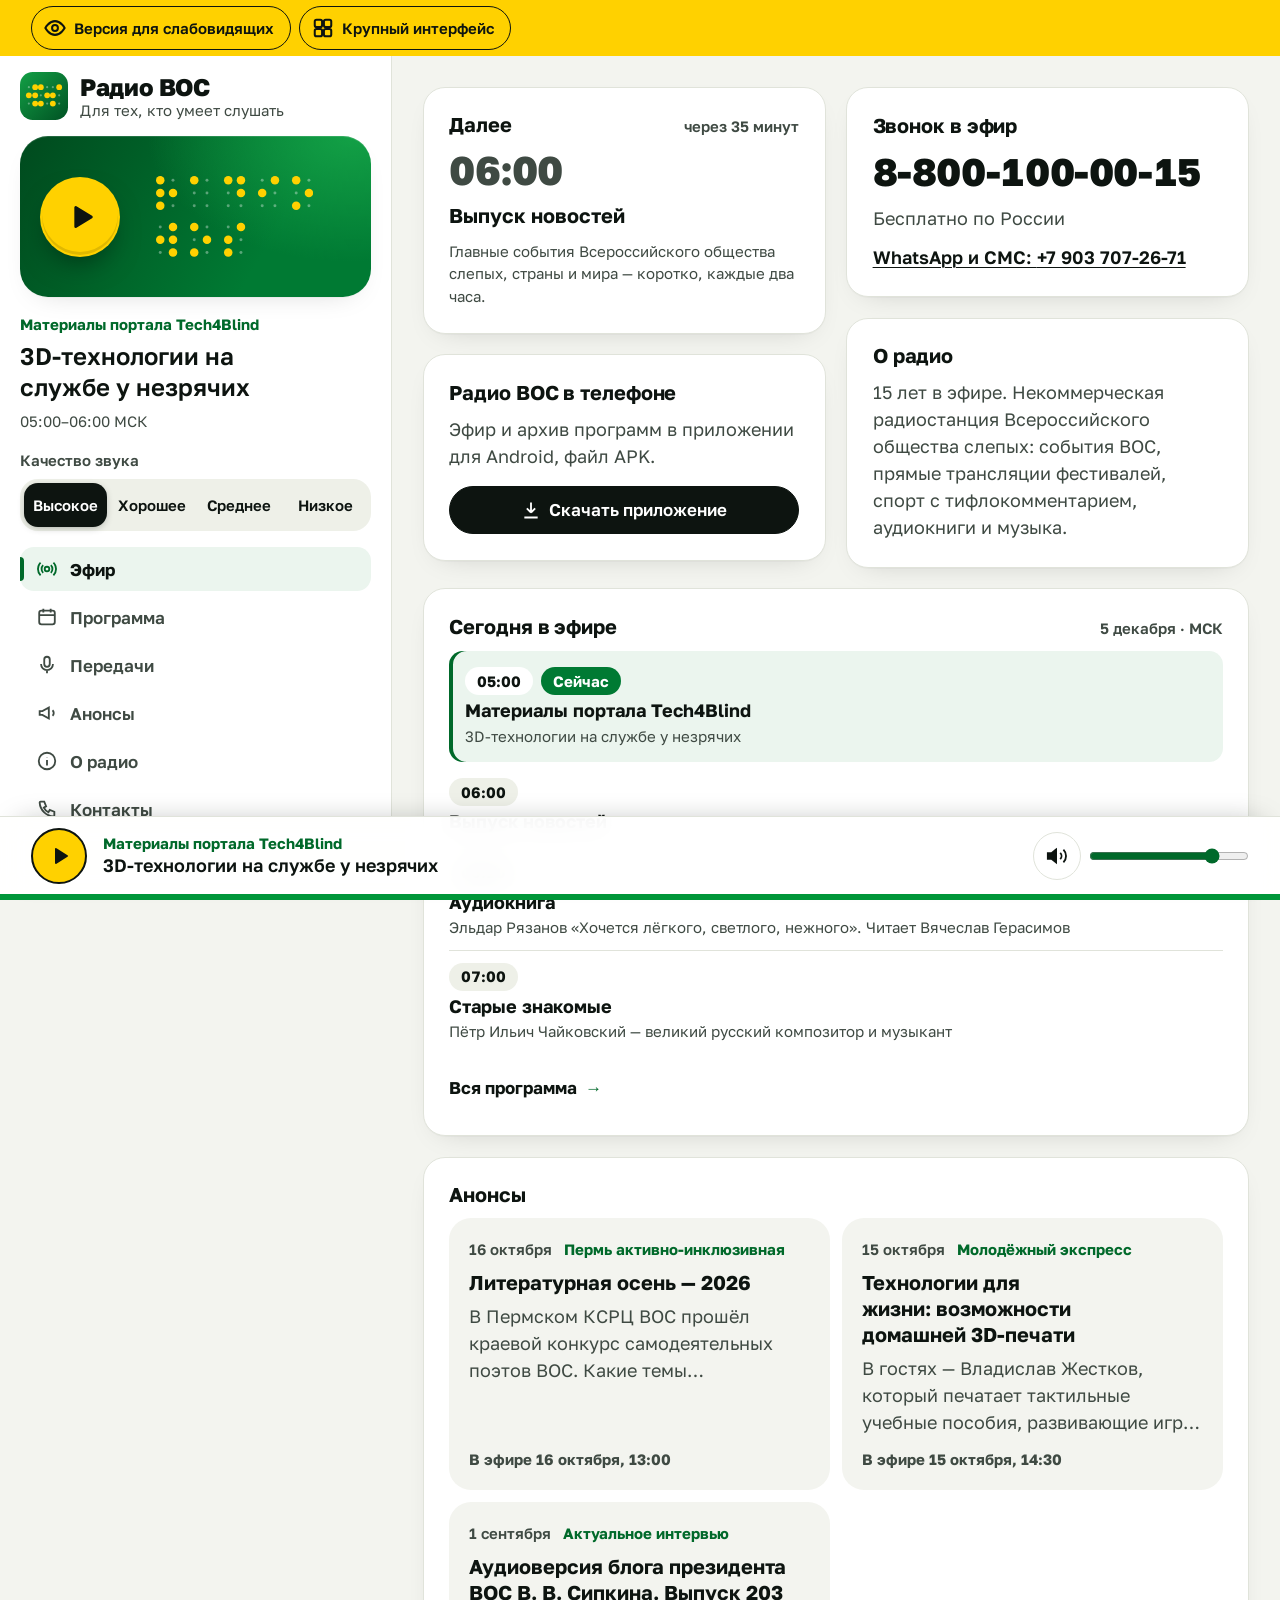
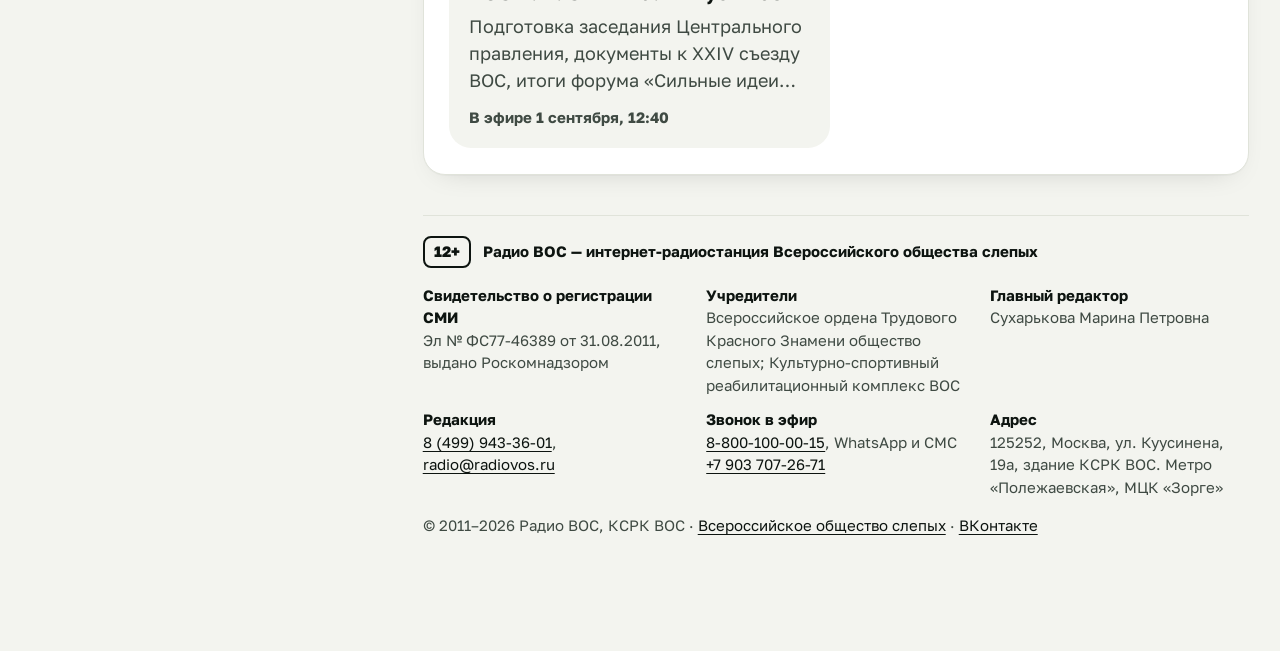
<file: index.html>
<!doctype html>
<html lang="ru">
<head>
  <meta charset="utf-8">
  <meta name="viewport" content="width=device-width, initial-scale=1, viewport-fit=cover">
  <title>Радио ВОС — интернет-радио Всероссийского общества слепых</title>
  <meta name="description" content="Прямой эфир, программа передач и анонсы Радио ВОС — интернет-радиостанции Всероссийского общества слепых.">
  <meta name="theme-color" content="#ffd100">

  <!-- Превью ссылки в мессенджерах и соцсетях -->
  <meta property="og:type" content="website">
  <meta property="og:site_name" content="Радио ВОС">
  <meta property="og:locale" content="ru_RU">
  <meta property="og:url" content="https://psayha.github.io/radiovos-prototype/">
  <meta property="og:title" content="Радио ВОС — для тех, кто умеет слушать">
  <meta property="og:description" content="Интернет-радио Всероссийского общества слепых: прямой эфир, программа передач и анонсы.">
  <meta property="og:image" content="https://psayha.github.io/radiovos-prototype/assets/img/og.png">
  <meta property="og:image:width" content="1200">
  <meta property="og:image:height" content="630">
  <meta property="og:image:alt" content="Радио ВОС: надпись шрифтом Брайля в цветах флага ВОС">
  <meta name="twitter:card" content="summary_large_image">

  <link rel="preload" href="assets/fonts/golos-text-cyrillic-wght-normal.woff2" as="font" type="font/woff2" crossorigin>
  <link rel="icon" href="assets/img/favicon.svg" type="image/svg+xml">
  <link rel="apple-touch-icon" href="assets/img/og-icon.png">
  <link rel="stylesheet" href="assets/css/main.css?v=31">
  <script>
    try {
      var s = JSON.parse(localStorage.getItem("vos-a11y") || "{}"), r = document.documentElement;
      if (s.on) {
        if (s.scheme) r.dataset.scheme = s.scheme;
        if (s.font) r.dataset.font = s.font;
        r.style.setProperty("--scale", s.scale || 1.25);
        if (s.tracking) r.style.setProperty("--tracking", s.tracking);
        if (s.leading) r.style.setProperty("--leading", s.leading);
      }
      if (s.simple === "on") r.dataset.simple = "";
    } catch (e) {}
  </script>
</head>
<body>
  <a class="skip-link" href="#player">К плееру</a>
  <a class="skip-link" href="#content">К содержанию</a>
  <a class="skip-link" href="#keys" data-keys>Горячие клавиши</a>

  <!-- ============ Шапка — жёлтая полоса флага ============ -->
  <header class="topline">
    <h1 class="visually-hidden">Радио ВОС — интернет-радио Всероссийского общества слепых</h1>
    <button class="topline__btn" type="button" id="a11y-toggle" aria-expanded="false" aria-controls="a11y-panel">
      <svg viewBox="0 0 24 24" fill="none" stroke="currentColor" stroke-width="2.2" aria-hidden="true"><path d="M1.5 12S5.5 4.5 12 4.5 22.5 12 22.5 12 18.5 19.5 12 19.5 1.5 12 1.5 12z"/><circle cx="12" cy="12" r="3.2"/></svg>
      <span data-a11y-label><span class="topline__long">Версия для слабовидящих</span><span class="topline__short">Для слабовидящих</span></span>
    </button>
    <button class="topline__btn" type="button" id="big-toggle" aria-pressed="false">
      <svg viewBox="0 0 24 24" fill="none" stroke="currentColor" stroke-width="2.2" aria-hidden="true"><rect x="3" y="3" width="8" height="8" rx="2"/><rect x="13" y="3" width="8" height="8" rx="2"/><rect x="3" y="13" width="8" height="8" rx="2"/><rect x="13" y="13" width="8" height="8" rx="2"/></svg>
      <span><span class="topline__long">Крупный интерфейс</span><span class="topline__short">Крупно</span></span>
    </button>
  </header>

  <!-- ============ Версия для слабовидящих ============ -->
  <section class="a11y-panel" id="a11y-panel" aria-label="Настройки для слабовидящих" hidden>
    <div class="a11y-panel__inner">
      <fieldset class="a11y-group">
        <legend>Размер шрифта</legend>
        <div class="a11y-options">
          <label class="a11y-opt"><input type="radio" name="scale" value="1" aria-label="Обычный размер шрифта"><span>А</span></label>
          <label class="a11y-opt"><input type="radio" name="scale" value="1.25" aria-label="Крупный шрифт"><span style="font-size:1.2rem">А+</span></label>
          <label class="a11y-opt"><input type="radio" name="scale" value="1.5" aria-label="Очень крупный шрифт"><span style="font-size:1.4rem">А++</span></label>
          <label class="a11y-opt"><input type="radio" name="scale" value="1.8" aria-label="Максимальный шрифт"><span style="font-size:1.6rem">А+++</span></label>
        </div>
      </fieldset>
      <fieldset class="a11y-group">
        <legend>Цвета</legend>
        <div class="a11y-options">
          <label class="a11y-opt"><input type="radio" name="scheme" value="bw" aria-label="Чёрным по белому"><span class="swatch-bw" aria-hidden="true">Ц</span></label>
          <label class="a11y-opt"><input type="radio" name="scheme" value="wb" aria-label="Белым по чёрному"><span class="swatch-wb" aria-hidden="true">Ц</span></label>
          <label class="a11y-opt"><input type="radio" name="scheme" value="blue" aria-label="Тёмно-синим по голубому"><span class="swatch-blue" aria-hidden="true">Ц</span></label>
          <label class="a11y-opt"><input type="radio" name="scheme" value="beige" aria-label="Коричневым по бежевому"><span class="swatch-beige" aria-hidden="true">Ц</span></label>
          <label class="a11y-opt"><input type="radio" name="scheme" value="brown" aria-label="Зелёным по тёмно-коричневому"><span class="swatch-brown" aria-hidden="true">Ц</span></label>
          <label class="a11y-opt"><input type="radio" name="scheme" value="sun" aria-label="Тёмным по приглушённому жёлтому, меньше бликов"><span class="swatch-sun" aria-hidden="true">Ц</span></label>
        </div>
      </fieldset>
      <fieldset class="a11y-group">
        <legend>Между буквами</legend>
        <div class="a11y-options">
          <label class="a11y-opt"><input type="radio" name="tracking" value="0"><span>Обычно</span></label>
          <label class="a11y-opt"><input type="radio" name="tracking" value="0.05em"><span>Шире</span></label>
          <label class="a11y-opt"><input type="radio" name="tracking" value="0.12em"><span>Широко</span></label>
        </div>
      </fieldset>
      <fieldset class="a11y-group">
        <legend>Между строками</legend>
        <div class="a11y-options">
          <label class="a11y-opt"><input type="radio" name="leading" value="1.5"><span>Обычно</span></label>
          <label class="a11y-opt"><input type="radio" name="leading" value="1.8"><span>Шире</span></label>
          <label class="a11y-opt"><input type="radio" name="leading" value="2.1"><span>Широко</span></label>
        </div>
      </fieldset>
      <fieldset class="a11y-group">
        <legend>Шрифт</legend>
        <div class="a11y-options">
          <label class="a11y-opt"><input type="radio" name="font" value="sans"><span>Без засечек</span></label>
          <label class="a11y-opt"><input type="radio" name="font" value="serif"><span style="font-family:var(--font-serif)">С засечками</span></label>
        </div>
      </fieldset>
      <fieldset class="a11y-group" id="speech-group">
        <legend>Озвучка</legend>
        <div class="a11y-options">
          <label class="a11y-opt"><input type="radio" name="speech" value="off"><span>Выкл.</span></label>
          <label class="a11y-opt"><input type="radio" name="speech" value="on"><span>Вкл.</span></label>
        </div>
      </fieldset>
      <fieldset class="a11y-group">
        <legend>Крупный интерфейс</legend>
        <div class="a11y-options">
          <label class="a11y-opt"><input type="radio" name="simple" value="off"><span>Выкл.</span></label>
          <label class="a11y-opt"><input type="radio" name="simple" value="on"><span>Вкл.</span></label>
        </div>
      </fieldset>
      <div class="a11y-group a11y-group--end">
        <button class="btn" type="button" data-keys>Горячие клавиши</button>
        <button class="btn" type="button" id="a11y-off">Обычная версия</button>
      </div>
    </div>
  </section>

  <div class="app">
   <div class="layout">
    <!-- ============ Слева: эфир и меню ============ -->
    <aside class="side" aria-label="Эфир и разделы">
      <a class="logo" href="#/" aria-label="Радио ВОС, на главную">
        <img src="assets/img/logo.svg" alt="" width="48" height="48">
        <span class="logo__text"><b>Радио ВОС</b><small>Для тех, кто умеет слушать</small></span>
      </a>

      <section class="onair" id="player" aria-labelledby="onair-title" tabindex="-1">
        <h2 class="visually-hidden" id="onair-title">Прямой эфир</h2>
        <div class="cover" id="cover">
          <svg class="cover__dots" viewBox="0 0 148 76" aria-hidden="true">
            <g><circle cx="4" cy="4" r="4" style="--i:0"/><circle cx="4" cy="16" r="4" style="--i:1"/><circle cx="4" cy="28" r="4" style="--i:2"/><circle cx="16" cy="4" r="1.4" class="off"/><circle cx="16" cy="16" r="4" style="--i:3"/><circle cx="16" cy="28" r="1.4" class="off"/><circle cx="36" cy="4" r="4" style="--i:4"/><circle cx="36" cy="16" r="1.4" class="off"/><circle cx="36" cy="28" r="1.4" class="off"/><circle cx="48" cy="4" r="1.4" class="off"/><circle cx="48" cy="16" r="1.4" class="off"/><circle cx="48" cy="28" r="1.4" class="off"/><circle cx="68" cy="4" r="4" style="--i:5"/><circle cx="68" cy="16" r="1.4" class="off"/><circle cx="68" cy="28" r="1.4" class="off"/><circle cx="80" cy="4" r="4" style="--i:6"/><circle cx="80" cy="16" r="4" style="--i:7"/><circle cx="80" cy="28" r="1.4" class="off"/><circle cx="100" cy="4" r="1.4" class="off"/><circle cx="100" cy="16" r="4" style="--i:8"/><circle cx="100" cy="28" r="1.4" class="off"/><circle cx="112" cy="4" r="4" style="--i:9"/><circle cx="112" cy="16" r="1.4" class="off"/><circle cx="112" cy="28" r="1.4" class="off"/><circle cx="132" cy="4" r="4" style="--i:10"/><circle cx="132" cy="16" r="1.4" class="off"/><circle cx="132" cy="28" r="4" style="--i:11"/><circle cx="144" cy="4" r="1.4" class="off"/><circle cx="144" cy="16" r="4" style="--i:12"/><circle cx="144" cy="28" r="1.4" class="off"/></g>
            <g transform="translate(0 44)"><circle cx="4" cy="4" r="1.4" class="off"/><circle cx="4" cy="16" r="4" style="--i:13"/><circle cx="4" cy="28" r="1.4" class="off"/><circle cx="16" cy="4" r="4" style="--i:14"/><circle cx="16" cy="16" r="4" style="--i:15"/><circle cx="16" cy="28" r="4" style="--i:16"/><circle cx="36" cy="4" r="4" style="--i:17"/><circle cx="36" cy="16" r="1.4" class="off"/><circle cx="36" cy="28" r="4" style="--i:18"/><circle cx="48" cy="4" r="1.4" class="off"/><circle cx="48" cy="16" r="4" style="--i:19"/><circle cx="48" cy="28" r="1.4" class="off"/><circle cx="68" cy="4" r="1.4" class="off"/><circle cx="68" cy="16" r="4" style="--i:20"/><circle cx="68" cy="28" r="4" style="--i:21"/><circle cx="80" cy="4" r="4" style="--i:22"/><circle cx="80" cy="16" r="1.4" class="off"/><circle cx="80" cy="28" r="1.4" class="off"/></g>
          </svg>
          <button class="play play--big" type="button" data-play>
            <svg class="i-play" viewBox="0 0 24 24" fill="currentColor" aria-hidden="true"><path d="M8 5.2v13.6a1 1 0 0 0 1.5.86l11-6.8a1 1 0 0 0 0-1.72l-11-6.8A1 1 0 0 0 8 5.2z"/></svg>
            <svg class="i-pause" viewBox="0 0 24 24" fill="currentColor" aria-hidden="true"><rect x="5.5" y="4.5" width="4.5" height="15" rx="1.4"/><rect x="14" y="4.5" width="4.5" height="15" rx="1.4"/></svg>
            <span class="visually-hidden" data-play-label>Слушать эфир</span>
          </button>
        </div>

        <div class="now">
          <p class="now__show" id="now-show">Радио ВОС</p>
          <p class="now__title" id="now-title">Прямой эфир</p>
          <p class="now__time"><time id="now-time"></time></p>
        </div>

        <fieldset class="quality">
          <legend>Качество звука</legend>
          <div class="segmented">
            <label><input type="radio" name="quality" value="radiovos-128" checked><span>Высокое</span></label>
            <label><input type="radio" name="quality" value="radiovos-96"><span>Хорошее</span></label>
            <label><input type="radio" name="quality" value="radiovos-64"><span>Среднее</span></label>
            <label><input type="radio" name="quality" value="radiovos-32"><span>Низкое</span></label>
          </div>
        </fieldset>
      </section>

      <nav class="menu" aria-label="Разделы сайта">
        <ul>
          <li><a href="#/" data-route="" aria-current="page">
            <svg viewBox="0 0 24 24" fill="none" stroke="currentColor" stroke-width="2" aria-hidden="true"><circle cx="12" cy="12" r="2.5"/><path d="M7.8 16.2a6 6 0 0 1 0-8.4M16.2 7.8a6 6 0 0 1 0 8.4M5 19a10 10 0 0 1 0-14M19 5a10 10 0 0 1 0 14"/></svg>Эфир</a></li>
          <li><a href="#/programma" data-route="programma">
            <svg viewBox="0 0 24 24" fill="none" stroke="currentColor" stroke-width="2" aria-hidden="true"><rect x="3.5" y="5" width="17" height="15" rx="2.5"/><path d="M3.5 10h17M8 3v4M16 3v4"/></svg>Программа</a></li>
          <li><a href="#/peredachi" data-route="peredachi">
            <svg viewBox="0 0 24 24" fill="none" stroke="currentColor" stroke-width="2" aria-hidden="true"><rect x="9" y="3" width="6" height="11" rx="3"/><path d="M5.5 11a6.5 6.5 0 0 0 13 0M12 17.5V21"/></svg>Передачи</a></li>
          <li><a href="#anonsy" data-anchor>
            <svg viewBox="0 0 24 24" fill="none" stroke="currentColor" stroke-width="2" aria-hidden="true"><path d="M4 10v4h3l7 4V6L7 10H4zM18 9a4 4 0 0 1 0 6"/></svg>Анонсы</a></li>
          <li><a href="#o-radio" data-anchor>
            <svg viewBox="0 0 24 24" fill="none" stroke="currentColor" stroke-width="2" aria-hidden="true"><circle cx="12" cy="12" r="9"/><path d="M12 11v6M12 7.5v.5"/></svg>О радио</a></li>
          <li><a href="#kontakty" data-anchor>
            <svg viewBox="0 0 24 24" fill="none" stroke="currentColor" stroke-width="2" aria-hidden="true"><path d="M5 4h4l2 5-2.5 1.5a11 11 0 0 0 5 5L15 13l5 2v4a1 1 0 0 1-1 1A16 16 0 0 1 4 5a1 1 0 0 1 1-1z"/></svg>Контакты</a></li>
        </ul>
      </nav>
    </aside>

    <!-- ============ Справа: модули ============ -->
    <div class="content">
    <main id="content" tabindex="-1">

      <div class="view" data-view="">
      <div class="home">
        <div class="stack">
          <section class="mod mod--next">
            <div class="mod__head">
              <h2>Далее</h2>
              <p class="mod__meta" id="next-in"></p>
            </div>
            <p class="next__time"><time id="next-time"></time></p>
            <div>
              <p class="next__show" id="next-show"></p>
              <p class="next__title" id="next-title"></p>
            </div>
            <p class="next__desc" id="next-desc"></p>
          </section>

          <section class="mod mod--app">
            <h2>Радио ВОС в телефоне</h2>
            <p>Эфир и архив программ в приложении для Android, файл APK.</p>
            <a class="btn btn--dark" href="https://radiovos.ru/download/radiovos.apk" download>
              <svg viewBox="0 0 24 24" fill="none" stroke="currentColor" stroke-width="2.2" aria-hidden="true"><path d="M12 3v12m0 0 5-5m-5 5-5-5M4 21h16"/></svg>Скачать приложение</a>
          </section>
        </div>

        <div class="stack">
          <section class="mod mod--call" id="call">
            <p class="call__live"><svg width="10" height="10" viewBox="0 0 10 10" aria-hidden="true"><circle cx="5" cy="5" r="5" fill="#c62828"/></svg>Прямой эфир — звоните</p>
            <h2>Звонок в эфир</h2>
            <a class="call__phone" href="tel:88001000015">8-800-100-00-15</a>
            <p>Бесплатно по России</p>
            <a class="call__wa" href="https://wa.me/79037072671">WhatsApp и СМС: <span class="nw">+7 903 707-26-71</span></a>
          </section>

          <section class="mod mod--about" id="o-radio" tabindex="-1">
            <h2>О радио</h2>
            <p>15 лет в эфире. Некоммерческая радиостанция Всероссийского общества слепых: события ВОС, прямые трансляции фестивалей, спорт с тифлокомментарием, аудиокниги и музыка.</p>
          </section>
        </div>

        <section class="mod mod--today" id="segodnya" tabindex="-1">
          <div class="mod__head">
            <h2>Сегодня в эфире</h2>
            <p class="mod__meta" id="today-date"></p>
          </div>
          <ol class="slots" id="today-list"></ol>
          <a class="more" href="#/programma">Вся программа</a>
        </section>


        <section class="mod mod--wide" id="anonsy" tabindex="-1">
          <h2>Анонсы</h2>
          <ul class="cards" id="cards"></ul>
        </section>
      </div>
      </div>

      <!-- Программа передач — отдельный раздел -->
      <section class="view" data-view="programma" aria-labelledby="v-prog" hidden>
        <div class="view__head">
          <h2 id="v-prog" tabindex="-1">Программа передач</h2>
          <p class="mod__meta" id="prog-date"></p>
        </div>
        <div class="mod">
          <ol class="slots slots--full" id="full-list"></ol>
        </div>
      </section>

      <!-- Передачи — отдельный раздел -->
      <section class="view" data-view="peredachi" aria-labelledby="v-shows" hidden>
        <div class="view__head">
          <h2 id="v-shows" tabindex="-1">Передачи</h2>
        </div>
        <ul class="tiles tiles--full" id="tiles"></ul>
      </section>
    </main>

    <footer class="foot" id="kontakty" tabindex="-1">
      <p class="foot__title"><span class="age" aria-label="Возрастное ограничение 12+">12+</span> Радио ВОС — интернет-радиостанция Всероссийского общества слепых</p>
      <dl class="foot__data">
        <div><dt>Свидетельство о регистрации СМИ</dt><dd>Эл № ФС77-46389 от 31.08.2011, выдано Роскомнадзором</dd></div>
        <div><dt>Учредители</dt><dd>Всероссийское ордена Трудового Красного Знамени общество слепых; Культурно-спортивный реабилитационный комплекс ВОС</dd></div>
        <div><dt>Главный редактор</dt><dd>Сухарькова Марина Петровна</dd></div>
        <div><dt>Редакция</dt><dd><a href="tel:84999433601">8 (499) 943-36-01</a>, <a href="mailto:radio@radiovos.ru">radio@radiovos.ru</a></dd></div>
        <div><dt>Звонок в эфир</dt><dd><a href="tel:88001000015">8-800-100-00-15</a>, WhatsApp и СМС <a href="https://wa.me/79037072671" class="nw">+7 903 707-26-71</a></dd></div>
        <div><dt>Адрес</dt><dd>125252, Москва, ул. Куусинена, 19а, здание КСРК ВОС. Метро «Полежаевская», МЦК «Зорге»</dd></div>
      </dl>
      <p>© 2011–2026 Радио ВОС, КСРК ВОС · <a href="https://vos.org.ru">Всероссийское общество слепых</a> · <a href="https://vk.com/radiovos">ВКонтакте</a></p>
    </footer>
    </div>
   </div>
  </div>

  <!-- ============ Нижний плеер ============ -->
  <div class="bar" role="region" aria-label="Плеер">
    <button class="play play--small" type="button" data-play>
      <svg class="i-play" viewBox="0 0 24 24" fill="currentColor" aria-hidden="true"><path d="M8 5.2v13.6a1 1 0 0 0 1.5.86l11-6.8a1 1 0 0 0 0-1.72l-11-6.8A1 1 0 0 0 8 5.2z"/></svg>
      <svg class="i-pause" viewBox="0 0 24 24" fill="currentColor" aria-hidden="true"><rect x="5.5" y="4.5" width="4.5" height="15" rx="1.4"/><rect x="14" y="4.5" width="4.5" height="15" rx="1.4"/></svg>
      <span class="visually-hidden" data-play-label>Слушать эфир</span>
    </button>
    <div class="bar__now" aria-hidden="true">
      <span class="bar__show" id="bar-show">Радио ВОС</span>
      <span class="bar__title" id="bar-title">Прямой эфир</span>
    </div>
    <div class="bar__vol">
      <button class="icon-btn" type="button" id="mute" aria-pressed="false" aria-label="Без звука">
        <svg class="i-vol" viewBox="0 0 24 24" fill="none" stroke="currentColor" stroke-width="2" aria-hidden="true"><path d="M11 5 6 9H2v6h4l5 4V5z" fill="currentColor"/><path d="M15.5 8.5a5 5 0 0 1 0 7M19 5a10 10 0 0 1 0 14"/></svg>
        <svg class="i-muted" viewBox="0 0 24 24" fill="none" stroke="currentColor" stroke-width="2" aria-hidden="true"><path d="M11 5 6 9H2v6h4l5 4V5z" fill="currentColor"/><path d="m23 9-6 6M17 9l6 6"/></svg>
      </button>
      <input type="range" id="volume" min="0" max="100" step="5" value="80" aria-label="Громкость" aria-valuetext="80 процентов">
    </div>
  </div>

  <!-- ============ Крупный интерфейс ============ -->
  <main class="big" aria-label="Крупный интерфейс">
    <h1 class="visually-hidden">Радио ВОС — крупный интерфейс</h1>
    <div class="big__home" data-big-view="home">
      <button class="big-tile big-tile--play" type="button" data-play>
        <span class="big-tile__icon" aria-hidden="true"><svg class="i-play" viewBox="0 0 24 24" fill="currentColor" aria-hidden="true"><path d="M8 5.2v13.6a1 1 0 0 0 1.5.86l11-6.8a1 1 0 0 0 0-1.72l-11-6.8A1 1 0 0 0 8 5.2z"/></svg><svg class="i-pause" viewBox="0 0 24 24" fill="currentColor" aria-hidden="true"><rect x="5.5" y="4.5" width="4.5" height="15" rx="1.4"/><rect x="14" y="4.5" width="4.5" height="15" rx="1.4"/></svg></span>
        <span class="big-tile__label" aria-hidden="true" data-simple-label>Слушать</span>
        <span class="big-tile__now" aria-hidden="true"><b id="simple-show">Радио ВОС</b><span id="simple-title">Прямой эфир</span></span>
        <span class="visually-hidden" data-play-label>Слушать эфир</span>
      </button>
      <button class="big-tile big-tile--prog" type="button" data-big-go="prog">
        <svg viewBox="0 0 24 24" fill="none" stroke="currentColor" stroke-width="2" aria-hidden="true"><rect x="3.5" y="5" width="17" height="15" rx="2.5"/><path d="M3.5 10h17M8 3v4M16 3v4"/></svg>
        <span class="big-tile__label">Программа</span>
      </button>
      <a class="big-tile big-tile--call" href="tel:88001000015">
        <svg viewBox="0 0 24 24" fill="none" stroke="currentColor" stroke-width="2" aria-hidden="true"><path d="M5 4h4l2 5-2.5 1.5a11 11 0 0 0 5 5L15 13l5 2v4a1 1 0 0 1-1 1A16 16 0 0 1 4 5a1 1 0 0 1 1-1z"/></svg>
        <span class="big-tile__label">Позвонить в эфир</span>
        <span class="big-tile__sub">8-800-100-00-15</span>
      </a>
      <button class="big-tile big-tile--vol" type="button" data-vol="-10">
        <span class="big-tile__sign" aria-hidden="true">−</span>
        <span class="big-tile__label">Тише</span>
      </button>
      <button class="big-tile big-tile--vol" type="button" data-vol="10">
        <span class="big-tile__sign" aria-hidden="true">+</span>
        <span class="big-tile__label">Громче</span>
      </button>
    </div>

    <div class="big__prog" data-big-view="prog" hidden>
      <button class="big-back" type="button" data-big-go="home">
        <svg viewBox="0 0 24 24" fill="none" stroke="currentColor" stroke-width="2.6" aria-hidden="true"><path d="M15 5l-7 7 7 7"/></svg>Назад
      </button>
      <h2 class="big__title" id="big-prog-title" tabindex="-1">Программа на сегодня</h2>
      <ol class="big-slots" id="big-list"></ol>
    </div>

    <button class="btn big-exit" type="button" id="simple-off">Обычный сайт</button>
  </main>

  <!-- ============ Горячие клавиши ============ -->
  <dialog class="keys-dialog" id="keys" aria-labelledby="keys-title">
    <h2 id="keys-title">Горячие клавиши</h2>
    <dl class="keys">
      <dt><kbd>Alt</kbd> + <kbd>Shift</kbd> + <kbd>P</kbd></dt><dd>Слушать эфир или пауза</dd>
      <dt><kbd>Alt</kbd> + <kbd>Shift</kbd> + <kbd>↑</kbd> <kbd>↓</kbd></dt><dd>Громче или тише</dd>
      <dt><kbd>Alt</kbd> + <kbd>Shift</kbd> + <kbd>M</kbd></dt><dd>Выключить или включить звук</dd>
      <dt><kbd>Alt</kbd> + <kbd>Shift</kbd> + <kbd>N</kbd></dt><dd>Что сейчас в эфире</dd>
      <dt><kbd>Alt</kbd> + <kbd>Shift</kbd> + <kbd>K</kbd></dt><dd>Этот список</dd>
    </dl>
    <form method="dialog"><button class="btn btn--accent">Закрыть</button></form>
  </dialog>

  <div class="visually-hidden" id="sr-status" role="status" aria-live="polite"></div>
  <div class="toast" id="toast" role="alert" hidden></div>

  <script src="assets/js/data.js?v=31"></script>
  <script src="assets/js/main.js?v=31"></script>
</body>
</html>
</file>
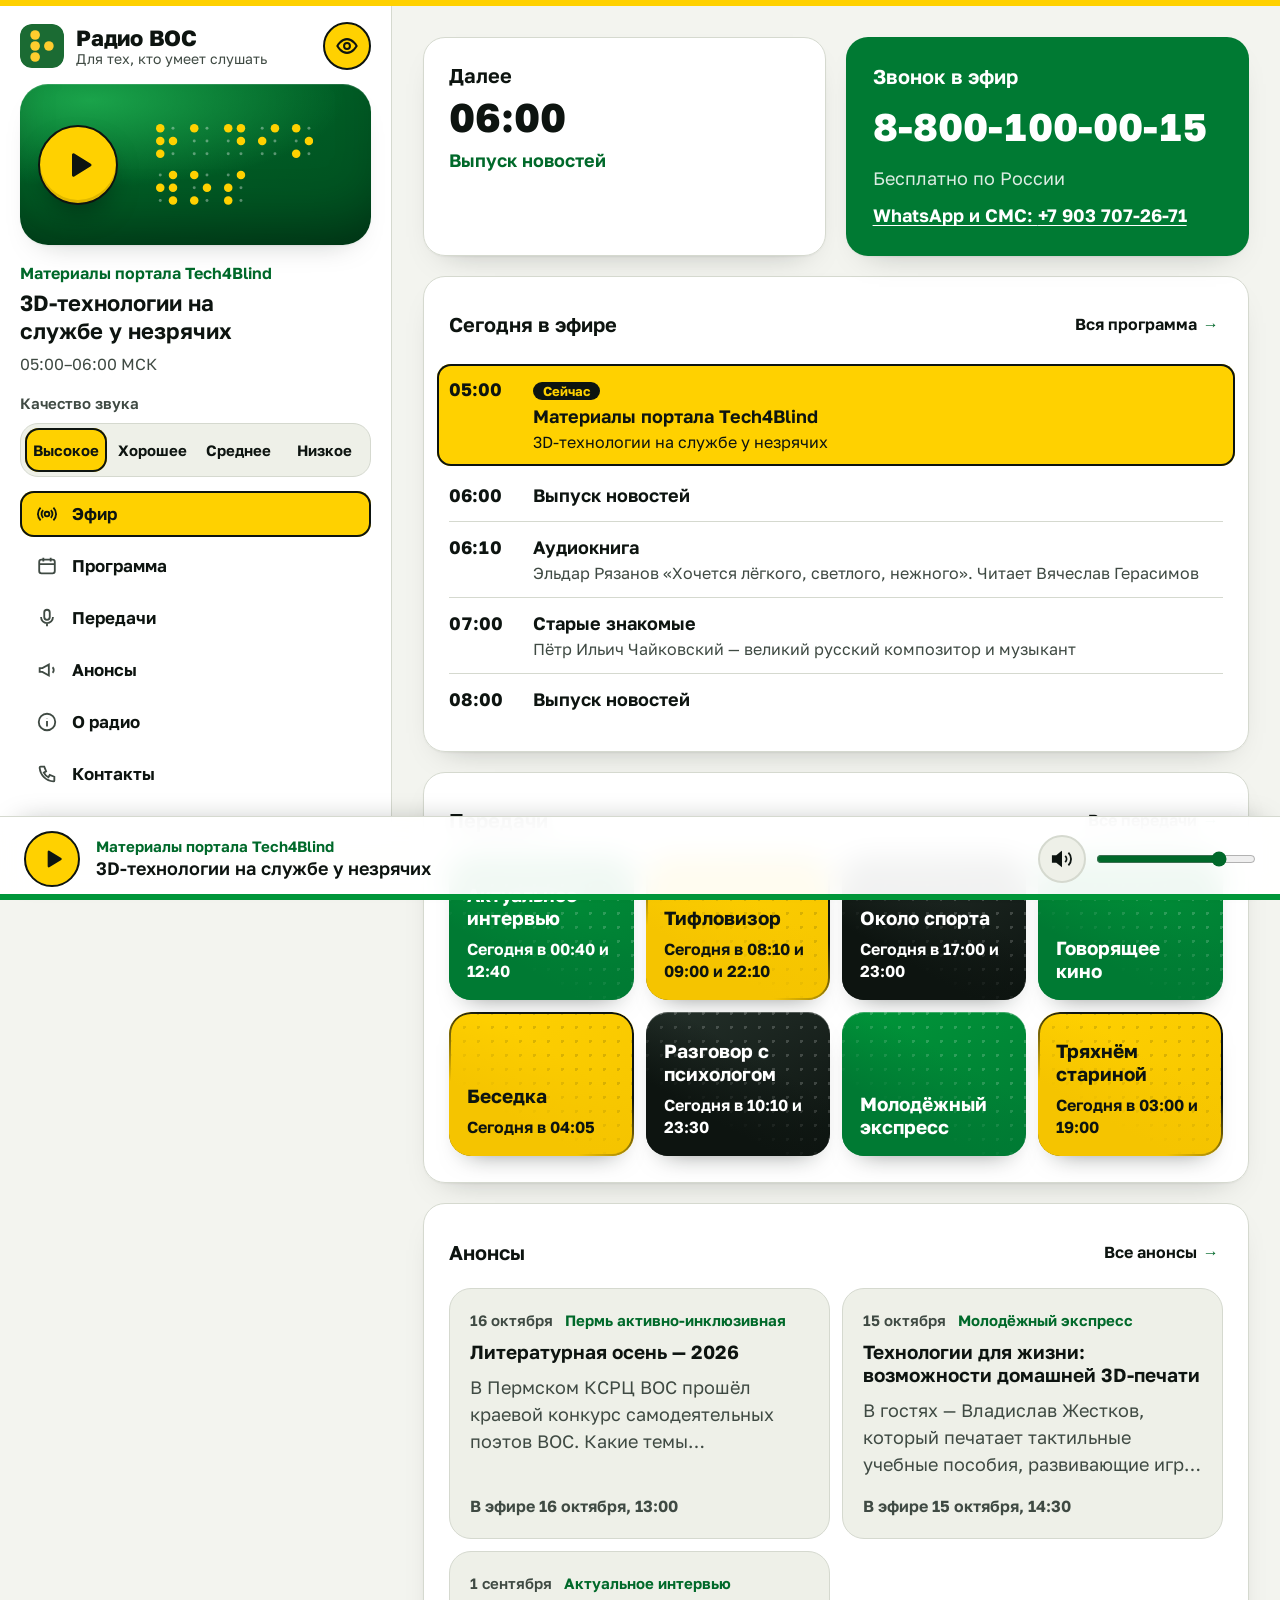
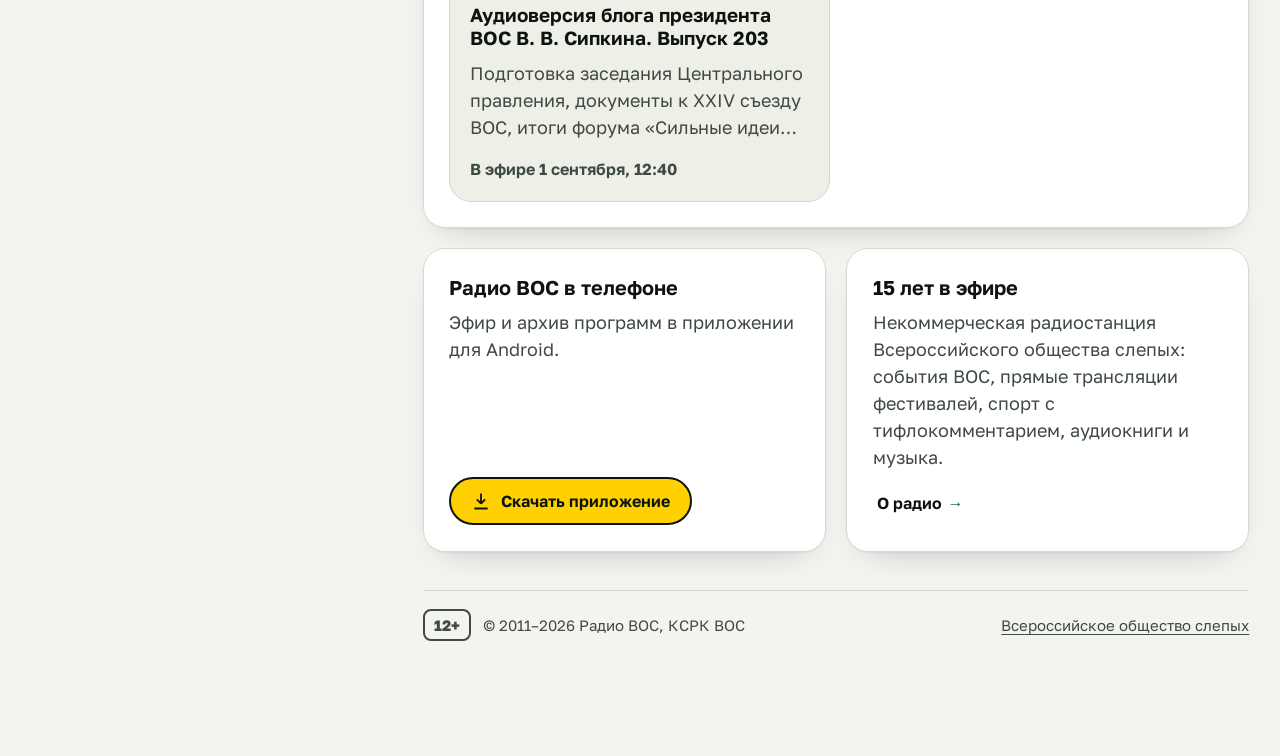
<file: v2/index.html>
<!doctype html>
<html lang="ru">
<head>
  <meta charset="utf-8">
  <meta name="viewport" content="width=device-width, initial-scale=1, viewport-fit=cover">
  <title>Радио ВОС — интернет-радио Всероссийского общества слепых</title>
  <meta name="description" content="Прямой эфир, программа передач и анонсы Радио ВОС — официальной интернет-радиостанции Всероссийского общества слепых.">
  <meta name="theme-color" content="#ffffff">
  <link rel="preload" href="assets/fonts/golos-text-cyrillic-wght-normal.woff2" as="font" type="font/woff2" crossorigin>
  <link rel="icon" href="assets/img/favicon.svg" type="image/svg+xml">
  <link rel="stylesheet" href="assets/css/main.css?v=11">
  <script>
    try {
      var s = JSON.parse(localStorage.getItem("vos-a11y") || "{}"), r = document.documentElement;
      if (s.on) {
        if (s.scheme) r.dataset.scheme = s.scheme;
        if (s.font) r.dataset.font = s.font;
        r.style.setProperty("--scale", s.scale || 1.25);
        if (s.tracking) r.style.setProperty("--tracking", s.tracking);
        if (s.leading) r.style.setProperty("--leading", s.leading);
      }
    } catch (e) {}
  </script>
</head>
<body>
  <a class="skip-link" href="#player">К плееру</a>
  <a class="skip-link" href="#content">К содержанию</a>

  <!-- ============ Версия для слабовидящих ============ -->
  <section class="a11y-panel" id="a11y-panel" aria-label="Настройки для слабовидящих" hidden>
    <div class="a11y-panel__inner">
      <fieldset class="a11y-group">
        <legend>Размер шрифта</legend>
        <div class="a11y-options">
          <label class="a11y-opt"><input type="radio" name="scale" value="1"><span>А</span></label>
          <label class="a11y-opt"><input type="radio" name="scale" value="1.25"><span style="font-size:1.2rem">А+</span></label>
          <label class="a11y-opt"><input type="radio" name="scale" value="1.5"><span style="font-size:1.4rem">А++</span></label>
          <label class="a11y-opt"><input type="radio" name="scale" value="1.8"><span style="font-size:1.6rem">А+++</span></label>
        </div>
      </fieldset>
      <fieldset class="a11y-group">
        <legend>Цвета</legend>
        <div class="a11y-options">
          <label class="a11y-opt"><input type="radio" name="scheme" value="bw" aria-label="Чёрным по белому"><span class="swatch-bw" aria-hidden="true">Ц</span></label>
          <label class="a11y-opt"><input type="radio" name="scheme" value="wb" aria-label="Белым по чёрному"><span class="swatch-wb" aria-hidden="true">Ц</span></label>
          <label class="a11y-opt"><input type="radio" name="scheme" value="blue" aria-label="Тёмно-синим по голубому"><span class="swatch-blue" aria-hidden="true">Ц</span></label>
          <label class="a11y-opt"><input type="radio" name="scheme" value="beige" aria-label="Коричневым по бежевому"><span class="swatch-beige" aria-hidden="true">Ц</span></label>
          <label class="a11y-opt"><input type="radio" name="scheme" value="brown" aria-label="Зелёным по тёмно-коричневому"><span class="swatch-brown" aria-hidden="true">Ц</span></label>
        </div>
      </fieldset>
      <fieldset class="a11y-group">
        <legend>Между буквами</legend>
        <div class="a11y-options">
          <label class="a11y-opt"><input type="radio" name="tracking" value="0"><span>Обычно</span></label>
          <label class="a11y-opt"><input type="radio" name="tracking" value="0.05em"><span>Шире</span></label>
          <label class="a11y-opt"><input type="radio" name="tracking" value="0.12em"><span>Широко</span></label>
        </div>
      </fieldset>
      <fieldset class="a11y-group">
        <legend>Между строками</legend>
        <div class="a11y-options">
          <label class="a11y-opt"><input type="radio" name="leading" value="1.5"><span>Обычно</span></label>
          <label class="a11y-opt"><input type="radio" name="leading" value="1.8"><span>Шире</span></label>
          <label class="a11y-opt"><input type="radio" name="leading" value="2.1"><span>Широко</span></label>
        </div>
      </fieldset>
      <fieldset class="a11y-group">
        <legend>Шрифт</legend>
        <div class="a11y-options">
          <label class="a11y-opt"><input type="radio" name="font" value="sans"><span>Без засечек</span></label>
          <label class="a11y-opt"><input type="radio" name="font" value="serif"><span style="font-family:var(--font-serif)">С засечками</span></label>
        </div>
      </fieldset>
      <fieldset class="a11y-group" id="speech-group">
        <legend>Озвучка</legend>
        <div class="a11y-options">
          <label class="a11y-opt"><input type="radio" name="speech" value="off"><span>Выкл.</span></label>
          <label class="a11y-opt"><input type="radio" name="speech" value="on"><span>Вкл.</span></label>
        </div>
      </fieldset>
      <div class="a11y-group a11y-group--end">
        <button class="btn" type="button" id="a11y-off">Обычная версия</button>
      </div>
    </div>
  </section>

  <div class="app">
   <div class="layout">
    <!-- ============ Левая колонка: эфир и меню ============ -->
    <aside class="side" aria-label="Эфир и разделы">
      <div class="side__top">
        <a class="logo" href="#/" aria-label="Радио ВОС, на главную">
          <img src="assets/img/favicon.svg" alt="" width="40" height="40">
          <span class="logo__text"><b>Радио ВОС</b><small>Для тех, кто умеет слушать</small></span>
        </a>
        <div class="side__tools">
        <button class="icon-btn icon-btn--accent" type="button" id="a11y-toggle" aria-expanded="false" aria-controls="a11y-panel" aria-label="Версия для слабовидящих">
          <svg viewBox="0 0 24 24" fill="none" stroke="currentColor" stroke-width="2.2" aria-hidden="true"><path d="M1.5 12S5.5 4.5 12 4.5 22.5 12 22.5 12 18.5 19.5 12 19.5 1.5 12 1.5 12z"/><circle cx="12" cy="12" r="3.2"/></svg>
        </button>
        </div>
      </div>

      <section class="onair" id="player" aria-labelledby="onair-title" tabindex="-1">
        <h2 class="visually-hidden" id="onair-title">Прямой эфир</h2>
        <div class="cover" id="cover">
          <svg class="cover__dots" viewBox="0 0 148 76" aria-hidden="true">
            <g><circle cx="4" cy="4" r="4" style="--i:0"/><circle cx="4" cy="16" r="4" style="--i:1"/><circle cx="4" cy="28" r="4" style="--i:2"/><circle cx="16" cy="4" r="1.4" class="off"/><circle cx="16" cy="16" r="4" style="--i:3"/><circle cx="16" cy="28" r="1.4" class="off"/><circle cx="36" cy="4" r="4" style="--i:4"/><circle cx="36" cy="16" r="1.4" class="off"/><circle cx="36" cy="28" r="1.4" class="off"/><circle cx="48" cy="4" r="1.4" class="off"/><circle cx="48" cy="16" r="1.4" class="off"/><circle cx="48" cy="28" r="1.4" class="off"/><circle cx="68" cy="4" r="4" style="--i:5"/><circle cx="68" cy="16" r="1.4" class="off"/><circle cx="68" cy="28" r="1.4" class="off"/><circle cx="80" cy="4" r="4" style="--i:6"/><circle cx="80" cy="16" r="4" style="--i:7"/><circle cx="80" cy="28" r="1.4" class="off"/><circle cx="100" cy="4" r="1.4" class="off"/><circle cx="100" cy="16" r="4" style="--i:8"/><circle cx="100" cy="28" r="1.4" class="off"/><circle cx="112" cy="4" r="4" style="--i:9"/><circle cx="112" cy="16" r="1.4" class="off"/><circle cx="112" cy="28" r="1.4" class="off"/><circle cx="132" cy="4" r="4" style="--i:10"/><circle cx="132" cy="16" r="1.4" class="off"/><circle cx="132" cy="28" r="4" style="--i:11"/><circle cx="144" cy="4" r="1.4" class="off"/><circle cx="144" cy="16" r="4" style="--i:12"/><circle cx="144" cy="28" r="1.4" class="off"/></g>
            <g transform="translate(0 44)"><circle cx="4" cy="4" r="1.4" class="off"/><circle cx="4" cy="16" r="4" style="--i:13"/><circle cx="4" cy="28" r="1.4" class="off"/><circle cx="16" cy="4" r="4" style="--i:14"/><circle cx="16" cy="16" r="4" style="--i:15"/><circle cx="16" cy="28" r="4" style="--i:16"/><circle cx="36" cy="4" r="4" style="--i:17"/><circle cx="36" cy="16" r="1.4" class="off"/><circle cx="36" cy="28" r="4" style="--i:18"/><circle cx="48" cy="4" r="1.4" class="off"/><circle cx="48" cy="16" r="4" style="--i:19"/><circle cx="48" cy="28" r="1.4" class="off"/><circle cx="68" cy="4" r="1.4" class="off"/><circle cx="68" cy="16" r="4" style="--i:20"/><circle cx="68" cy="28" r="4" style="--i:21"/><circle cx="80" cy="4" r="4" style="--i:22"/><circle cx="80" cy="16" r="1.4" class="off"/><circle cx="80" cy="28" r="1.4" class="off"/></g>
          </svg>
          <button class="play play--big" type="button" data-play aria-pressed="false">
            <svg class="i-play" viewBox="0 0 24 24" fill="currentColor" aria-hidden="true"><path d="M8 5.2v13.6a1 1 0 0 0 1.5.86l11-6.8a1 1 0 0 0 0-1.72l-11-6.8A1 1 0 0 0 8 5.2z"/></svg>
            <svg class="i-pause" viewBox="0 0 24 24" fill="currentColor" aria-hidden="true"><rect x="5.5" y="4.5" width="4.5" height="15" rx="1.4"/><rect x="14" y="4.5" width="4.5" height="15" rx="1.4"/></svg>
            <span class="visually-hidden" data-play-label>Слушать эфир</span>
          </button>
        </div>

        <div class="now">
          <p class="now__show" id="now-show">Радио ВОС</p>
          <p class="now__title" id="now-title">Прямой эфир</p>
          <p class="now__time"><time id="now-time"></time></p>
        </div>

        <fieldset class="quality">
          <legend>Качество звука</legend>
          <div class="segmented">
            <label><input type="radio" name="quality" value="radiovos-128" checked><span>Высокое</span></label>
            <label><input type="radio" name="quality" value="radiovos-96"><span>Хорошее</span></label>
            <label><input type="radio" name="quality" value="radiovos-64"><span>Среднее</span></label>
            <label><input type="radio" name="quality" value="radiovos-32"><span>Низкое</span></label>
          </div>
        </fieldset>
      </section>

      <nav class="menu" aria-label="Разделы сайта">
        <ul>
          <li><a href="#/" data-route="">
            <svg viewBox="0 0 24 24" fill="none" stroke="currentColor" stroke-width="2" aria-hidden="true"><circle cx="12" cy="12" r="2.5"/><path d="M7.8 16.2a6 6 0 0 1 0-8.4M16.2 7.8a6 6 0 0 1 0 8.4M5 19a10 10 0 0 1 0-14M19 5a10 10 0 0 1 0 14"/></svg>Эфир</a></li>
          <li><a href="#/programma" data-route="programma">
            <svg viewBox="0 0 24 24" fill="none" stroke="currentColor" stroke-width="2" aria-hidden="true"><rect x="3.5" y="5" width="17" height="15" rx="2.5"/><path d="M3.5 10h17M8 3v4M16 3v4"/></svg>Программа</a></li>
          <li><a href="#/peredachi" data-route="peredachi">
            <svg viewBox="0 0 24 24" fill="none" stroke="currentColor" stroke-width="2" aria-hidden="true"><rect x="9" y="3" width="6" height="11" rx="3"/><path d="M5.5 11a6.5 6.5 0 0 0 13 0M12 17.5V21"/></svg>Передачи</a></li>
          <li><a href="#/anonsy" data-route="anonsy">
            <svg viewBox="0 0 24 24" fill="none" stroke="currentColor" stroke-width="2" aria-hidden="true"><path d="M4 10v4h3l7 4V6L7 10H4zM18 9a4 4 0 0 1 0 6"/></svg>Анонсы</a></li>
          <li><a href="#/o-radio" data-route="o-radio">
            <svg viewBox="0 0 24 24" fill="none" stroke="currentColor" stroke-width="2" aria-hidden="true"><circle cx="12" cy="12" r="9"/><path d="M12 11v6M12 7.5v.5"/></svg>О радио</a></li>
          <li><a href="#/kontakty" data-route="kontakty">
            <svg viewBox="0 0 24 24" fill="none" stroke="currentColor" stroke-width="2" aria-hidden="true"><path d="M5 4h4l2 5-2.5 1.5a11 11 0 0 0 5 5L15 13l5 2v4a1 1 0 0 1-1 1A16 16 0 0 1 4 5a1 1 0 0 1 1-1z"/></svg>Контакты</a></li>
        </ul>
      </nav>

    </aside>

    <!-- ============ Правая часть: модули ============ -->
    <main class="content" id="content" tabindex="-1">

      <!-- Эфир -->
      <section class="view" data-view="" aria-labelledby="v-home">
        <h1 class="visually-hidden" id="v-home" tabindex="-1">Радио ВОС — интернет-радио Всероссийского общества слепых</h1>
        <div class="grid">
          <section class="mod mod--next" aria-labelledby="m-next">
            <h2 id="m-next">Далее</h2>
            <p class="next__time"><time id="next-time"></time></p>
            <p class="next__show" id="next-show"></p>
            <p class="next__title" id="next-title"></p>
          </section>

          <section class="mod mod--call" aria-labelledby="m-call">
            <h2 id="m-call">Звонок в эфир</h2>
            <a class="call__phone" href="tel:88001000015">8-800-100-00-15</a>
            <p>Бесплатно по России</p>
            <a class="call__wa" href="https://wa.me/79037072671">WhatsApp и СМС: <span class="nw">+7 903 707-26-71</span></a>
          </section>

          <section class="mod mod--today" aria-labelledby="m-today">
            <div class="mod__head">
              <h2 id="m-today">Сегодня в эфире</h2>
              <a class="more" href="#/programma">Вся программа</a>
            </div>
            <ol class="slots" id="today-list"></ol>
          </section>

          <section class="mod mod--wide" aria-labelledby="m-shows">
            <div class="mod__head">
              <h2 id="m-shows">Передачи</h2>
              <a class="more" href="#/peredachi">Все передачи</a>
            </div>
            <ul class="tiles" data-shows="8"></ul>
          </section>

          <section class="mod mod--wide" aria-labelledby="m-news">
            <div class="mod__head">
              <h2 id="m-news">Анонсы</h2>
              <a class="more" href="#/anonsy">Все анонсы</a>
            </div>
            <ul class="cards" data-news="3"></ul>
          </section>

          <section class="mod mod--app" aria-labelledby="m-app">
            <h2 id="m-app">Радио ВОС в телефоне</h2>
            <p>Эфир и архив программ в приложении для Android.</p>
            <a class="btn btn--accent" href="https://radiovos.ru/download/radiovos.apk" download>
              <svg viewBox="0 0 24 24" fill="none" stroke="currentColor" stroke-width="2.2" aria-hidden="true"><path d="M12 3v12m0 0 5-5m-5 5-5-5M4 21h16"/></svg>Скачать приложение</a>
          </section>

          <section class="mod mod--about" aria-labelledby="m-about">
            <h2 id="m-about">15 лет в эфире</h2>
            <p>Некоммерческая радиостанция Всероссийского общества слепых: события ВОС, прямые трансляции фестивалей, спорт с тифлокомментарием, аудиокниги и музыка.</p>
            <a class="more" href="#/o-radio">О радио</a>
          </section>
        </div>
      </section>

      <!-- Программа -->
      <section class="view" data-view="programma" aria-labelledby="v-prog" hidden>
        <div class="view__head">
          <h1 id="v-prog" tabindex="-1">Программа передач</h1>
          <p class="view__sub" id="prog-date"></p>
        </div>
        <div class="mod">
          <ol class="slots slots--full" id="full-list"></ol>
        </div>
      </section>

      <!-- Передачи -->
      <section class="view" data-view="peredachi" aria-labelledby="v-shows" hidden>
        <div class="view__head">
          <h1 id="v-shows" tabindex="-1">Передачи</h1>
        </div>
        <ul class="tiles tiles--full" data-shows="all"></ul>
      </section>

      <!-- Анонсы -->
      <section class="view" data-view="anonsy" aria-labelledby="v-news" hidden>
        <div class="view__head">
          <h1 id="v-news" tabindex="-1">Анонсы</h1>
        </div>
        <ul class="cards cards--full" data-news="all"></ul>
      </section>

      <!-- О радио -->
      <section class="view" data-view="o-radio" aria-labelledby="v-about" hidden>
        <div class="view__head">
          <h1 id="v-about" tabindex="-1">О радио</h1>
        </div>
        <div class="grid">
          <section class="mod mod--wide mod--lead" aria-labelledby="a-who">
            <h2 id="a-who">Для тех, кто умеет слушать</h2>
            <p>«Радио ВОС» — некоммерческая интернет-радиостанция Всероссийского общества слепых. Учредители — Общероссийская общественная организация инвалидов «Всероссийское ордена Трудового Красного Знамени общество слепых» и Культурно-спортивный реабилитационный комплекс ВОС.</p>
          </section>
          <section class="mod" aria-labelledby="a-1">
            <h2 id="a-1">События ВОС</h2>
            <p>Заседания Центрального правления и Совета директоров, реабилитационные форумы, еженедельные интервью с президентом ВОС В. В. Сипкиным и вице-президентами.</p>
          </section>
          <section class="mod" aria-labelledby="a-2">
            <h2 id="a-2">Прямые трансляции</h2>
            <p>Фестивали «Дары вдохновения» и «Гармония звука», Кубок «КИСИ», «Творческая ярмарка», бизнес-марафон «12 стульев», фестиваль театров «Пространство равных возможностей».</p>
          </section>
          <section class="mod" aria-labelledby="a-3">
            <h2 id="a-3">Спорт с тифлокомментарием</h2>
            <p>Футбольные и хоккейные матчи, Парад Победы с Красной площади, тематические дни к государственным праздникам.</p>
          </section>
          <section class="mod" aria-labelledby="a-team">
            <h2 id="a-team">Редакция</h2>
            <dl class="team">
              <dt>Марина Сухарькова</dt><dd>главный редактор</dd>
              <dt>Виктория Самойлова</dt><dd>программный директор</dd>
              <dt>Николай Куневич</dt><dd>заместитель главного редактора</dd>
              <dt>Антон Агишев</dt><dd>редактор информационных программ</dd>
            </dl>
          </section>
          <section class="mod" aria-labelledby="a-legal">
            <h2 id="a-legal">Сведения о СМИ</h2>
            <p><span class="age">12+</span></p>
            <p>Свидетельство Роскомнадзора Эл № ФС77-46389 от 31.08.2011</p>
          </section>
        </div>
      </section>

      <!-- Контакты -->
      <section class="view" data-view="kontakty" aria-labelledby="v-contacts" hidden>
        <div class="view__head">
          <h1 id="v-contacts" tabindex="-1">Контакты</h1>
        </div>
        <div class="grid">
          <section class="mod mod--call" aria-labelledby="c-air">
            <h2 id="c-air">Прямой эфир</h2>
            <a class="call__phone" href="tel:88001000015">8-800-100-00-15</a>
            <p>Бесплатно по России</p>
            <a class="call__wa" href="https://wa.me/79037072671">WhatsApp и СМС: <span class="nw">+7 903 707-26-71</span></a>
          </section>
          <section class="mod" aria-labelledby="c-office">
            <h2 id="c-office">Редакция</h2>
            <dl class="team">
              <dt><a href="tel:84999433601">8 (499) 943-36-01</a></dt><dd>телефон редакции</dd>
              <dt><a href="mailto:radio@radiovos.ru">radio@radiovos.ru</a></dt><dd>письма и музыкальные заявки</dd>
              <dt><a href="mailto:novosti@radiovos.ru">novosti@radiovos.ru</a></dt><dd>информационные программы</dd>
              <dt><a href="https://vk.com/radiovos">vk.com/radiovos</a></dt><dd>сообщество во ВКонтакте</dd>
            </dl>
          </section>
          <section class="mod mod--wide" aria-labelledby="c-addr">
            <h2 id="c-addr">Как добраться</h2>
            <address>125252, Москва, ул. Куусинена, 19а, здание КСРК ВОС</address>
            <p>Метро «Полежаевская», МЦК «Зорге». От метро «Полежаевская» и «Сокол» — троллейбусы 43, 65, 86, автобус 48 до остановки «Центральный Дом культуры ВОС».</p>
          </section>
        </div>
      </section>

      <footer class="foot">
        <p><span class="age">12+</span> © 2011–2026 Радио ВОС, КСРК ВОС</p>
        <p><a href="https://vos.org.ru">Всероссийское общество слепых</a></p>
      </footer>
    </main>
   </div>
  </div>

  <!-- ============ Нижний плеер ============ -->
  <div class="bar" role="region" aria-label="Плеер">
    <button class="play play--small" type="button" data-play aria-pressed="false">
      <svg class="i-play" viewBox="0 0 24 24" fill="currentColor" aria-hidden="true"><path d="M8 5.2v13.6a1 1 0 0 0 1.5.86l11-6.8a1 1 0 0 0 0-1.72l-11-6.8A1 1 0 0 0 8 5.2z"/></svg>
      <svg class="i-pause" viewBox="0 0 24 24" fill="currentColor" aria-hidden="true"><rect x="5.5" y="4.5" width="4.5" height="15" rx="1.4"/><rect x="14" y="4.5" width="4.5" height="15" rx="1.4"/></svg>
      <span class="visually-hidden" data-play-label>Слушать эфир</span>
    </button>
    <div class="bar__now" aria-hidden="true">
      <span class="bar__show" id="bar-show">Радио ВОС</span>
      <span class="bar__title" id="bar-title">Прямой эфир</span>
    </div>
    <div class="bar__vol">
      <button class="icon-btn" type="button" id="mute" aria-pressed="false" aria-label="Выключить звук">
        <svg class="i-vol" viewBox="0 0 24 24" fill="none" stroke="currentColor" stroke-width="2" aria-hidden="true"><path d="M11 5 6 9H2v6h4l5 4V5z" fill="currentColor"/><path d="M15.5 8.5a5 5 0 0 1 0 7M19 5a10 10 0 0 1 0 14"/></svg>
        <svg class="i-muted" viewBox="0 0 24 24" fill="none" stroke="currentColor" stroke-width="2" aria-hidden="true"><path d="M11 5 6 9H2v6h4l5 4V5z" fill="currentColor"/><path d="m23 9-6 6M17 9l6 6"/></svg>
      </button>
      <input type="range" id="volume" min="0" max="100" step="5" value="80" aria-label="Громкость" aria-valuetext="80 процентов">
    </div>
  </div>

  <div class="visually-hidden" id="sr-status" role="status" aria-live="polite"></div>
  <div class="toast" id="toast" role="alert" hidden></div>

  <script src="assets/js/data.js?v=11"></script>
  <script src="assets/js/main.js?v=11"></script>
</body>
</html>
</file>
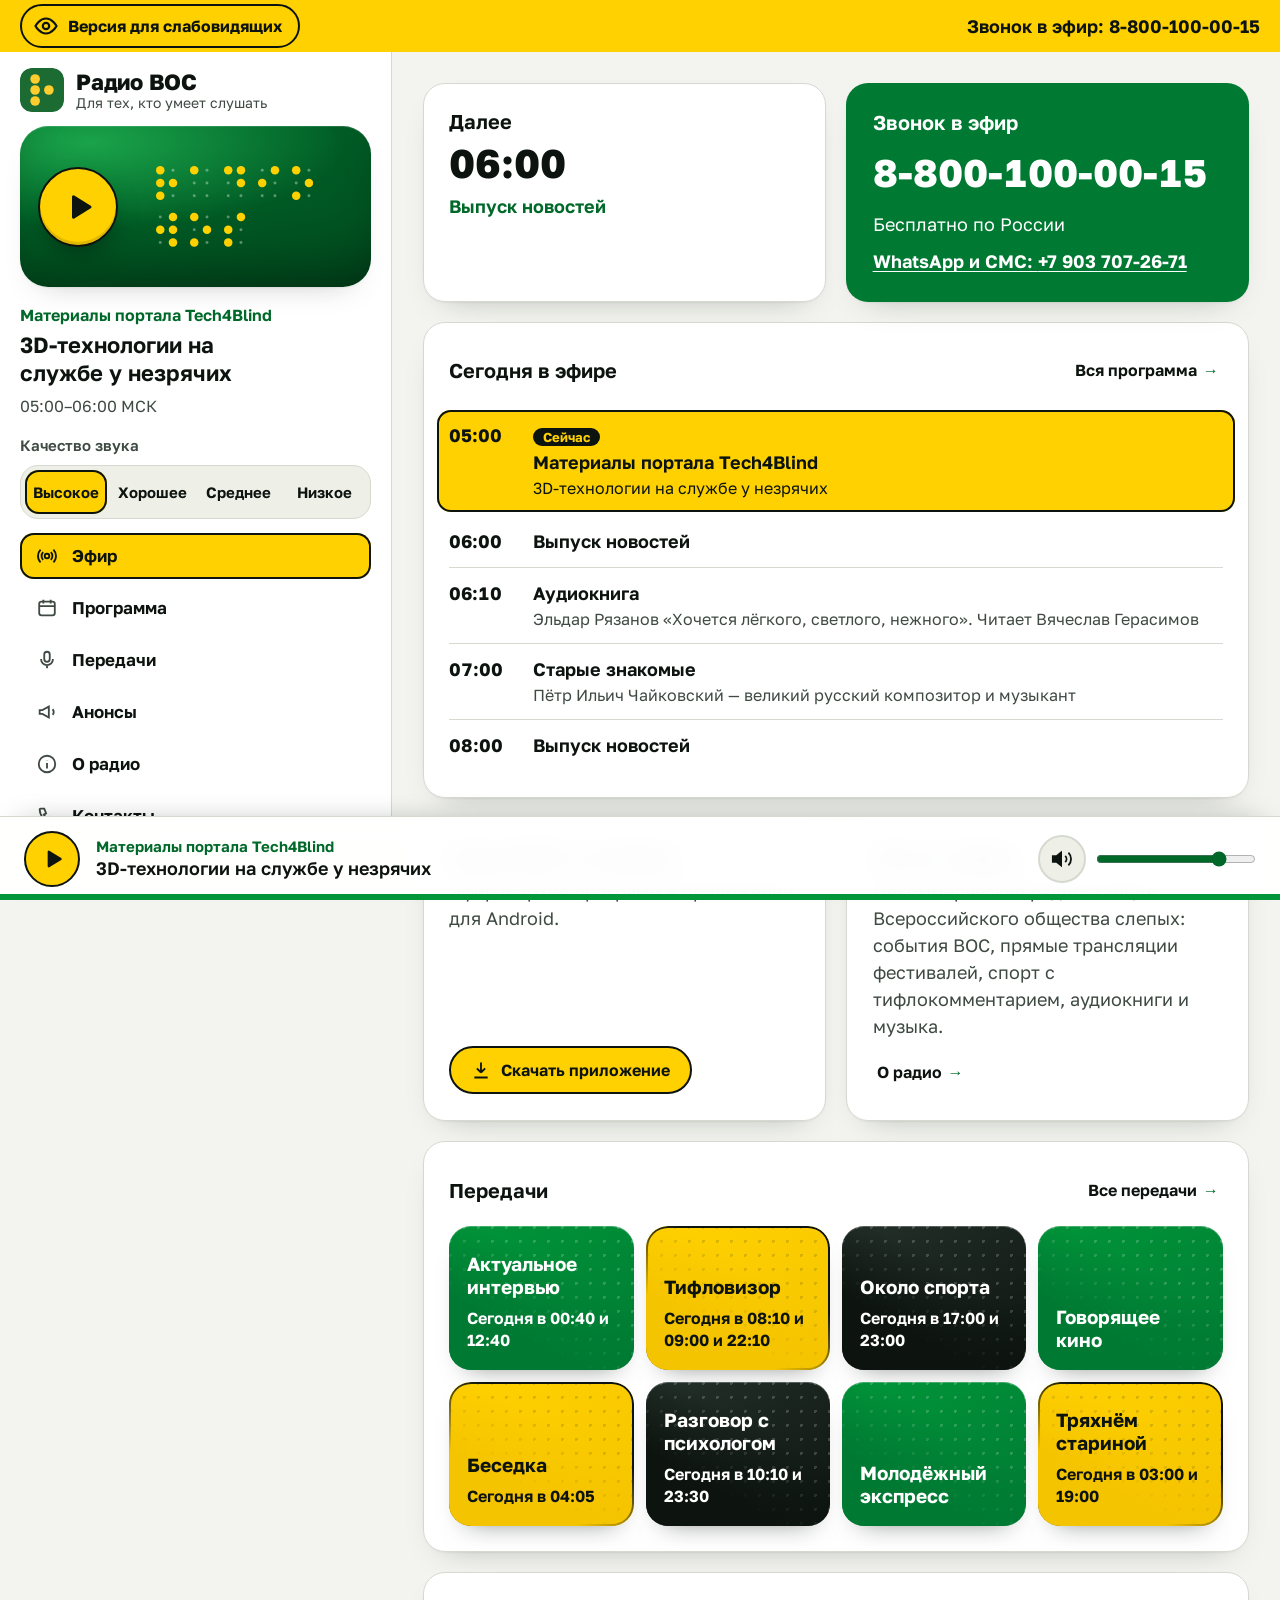
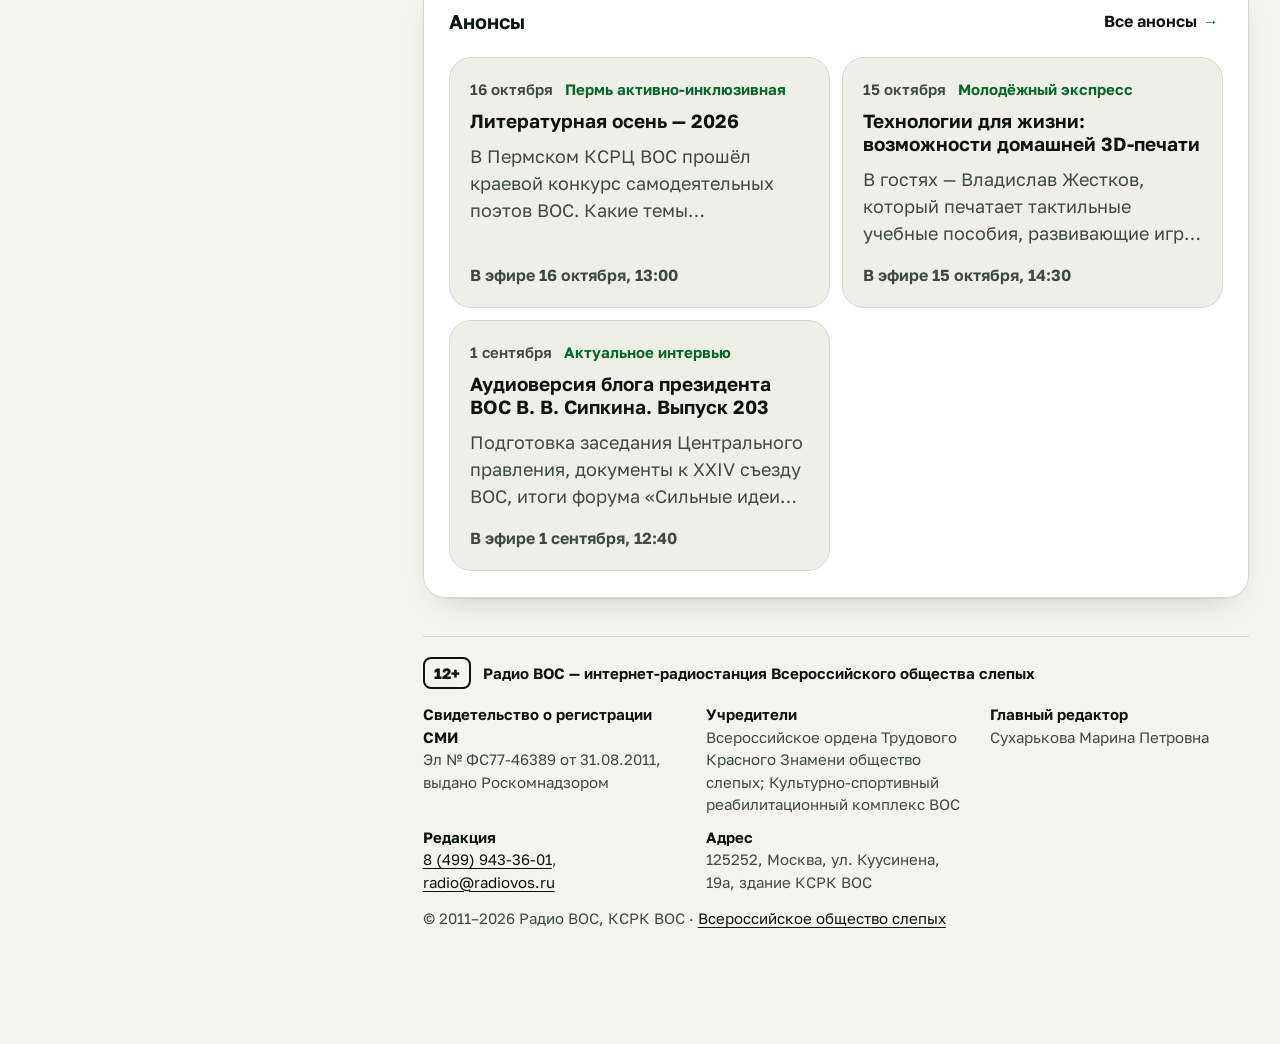
<file: v3/index.html>
<!doctype html>
<html lang="ru">
<head>
  <meta charset="utf-8">
  <meta name="viewport" content="width=device-width, initial-scale=1, viewport-fit=cover">
  <title>Радио ВОС — интернет-радио Всероссийского общества слепых</title>
  <meta name="description" content="Прямой эфир, программа передач и анонсы Радио ВОС — официальной интернет-радиостанции Всероссийского общества слепых.">
  <meta name="theme-color" content="#ffffff">
  <link rel="preload" href="assets/fonts/golos-text-cyrillic-wght-normal.woff2" as="font" type="font/woff2" crossorigin>
  <link rel="icon" href="assets/img/favicon.svg" type="image/svg+xml">
  <link rel="stylesheet" href="assets/css/main.css?v=13">
  <script>
    try {
      var s = JSON.parse(localStorage.getItem("vos-a11y") || "{}"), r = document.documentElement;
      if (s.on) {
        if (s.scheme) r.dataset.scheme = s.scheme;
        if (s.font) r.dataset.font = s.font;
        r.style.setProperty("--scale", s.scale || 1.25);
        if (s.tracking) r.style.setProperty("--tracking", s.tracking);
        if (s.leading) r.style.setProperty("--leading", s.leading);
        if (s.simple === "on") r.dataset.simple = "";
      }
    } catch (e) {}
  </script>
</head>
<body>
  <a class="skip-link" href="#player">К плееру</a>
  <a class="skip-link" href="#content">К содержанию</a>
  <a class="skip-link" href="#keys" data-keys>Горячие клавиши</a>

  <!-- ============ Верхняя строка: жёлтая полоса флага ============ -->
  <header class="topline">
    <button class="topline__btn" type="button" id="a11y-toggle" aria-expanded="false" aria-controls="a11y-panel">
      <svg viewBox="0 0 24 24" fill="none" stroke="currentColor" stroke-width="2.2" aria-hidden="true"><path d="M1.5 12S5.5 4.5 12 4.5 22.5 12 22.5 12 18.5 19.5 12 19.5 1.5 12 1.5 12z"/><circle cx="12" cy="12" r="3.2"/></svg>
      <span data-a11y-label>Версия для слабовидящих</span>
    </button>
    <a class="topline__phone" href="tel:88001000015">Звонок в эфир: 8-800-100-00-15</a>
  </header>

  <!-- ============ Версия для слабовидящих ============ -->
  <section class="a11y-panel" id="a11y-panel" aria-label="Настройки для слабовидящих" hidden>
    <div class="a11y-panel__inner">
      <fieldset class="a11y-group">
        <legend>Размер шрифта</legend>
        <div class="a11y-options">
          <label class="a11y-opt"><input type="radio" name="scale" value="1" aria-label="Обычный размер шрифта"><span>А</span></label>
          <label class="a11y-opt"><input type="radio" name="scale" value="1.25" aria-label="Крупный шрифт"><span style="font-size:1.2rem">А+</span></label>
          <label class="a11y-opt"><input type="radio" name="scale" value="1.5" aria-label="Очень крупный шрифт"><span style="font-size:1.4rem">А++</span></label>
          <label class="a11y-opt"><input type="radio" name="scale" value="1.8" aria-label="Максимальный шрифт"><span style="font-size:1.6rem">А+++</span></label>
        </div>
      </fieldset>
      <fieldset class="a11y-group">
        <legend>Цвета</legend>
        <div class="a11y-options">
          <label class="a11y-opt"><input type="radio" name="scheme" value="bw" aria-label="Чёрным по белому"><span class="swatch-bw" aria-hidden="true">Ц</span></label>
          <label class="a11y-opt"><input type="radio" name="scheme" value="wb" aria-label="Белым по чёрному"><span class="swatch-wb" aria-hidden="true">Ц</span></label>
          <label class="a11y-opt"><input type="radio" name="scheme" value="blue" aria-label="Тёмно-синим по голубому"><span class="swatch-blue" aria-hidden="true">Ц</span></label>
          <label class="a11y-opt"><input type="radio" name="scheme" value="beige" aria-label="Коричневым по бежевому"><span class="swatch-beige" aria-hidden="true">Ц</span></label>
          <label class="a11y-opt"><input type="radio" name="scheme" value="brown" aria-label="Зелёным по тёмно-коричневому"><span class="swatch-brown" aria-hidden="true">Ц</span></label>
          <label class="a11y-opt"><input type="radio" name="scheme" value="sun" aria-label="Тёмным по приглушённому жёлтому, меньше бликов"><span class="swatch-sun" aria-hidden="true">Ц</span></label>
        </div>
      </fieldset>
      <fieldset class="a11y-group">
        <legend>Между буквами</legend>
        <div class="a11y-options">
          <label class="a11y-opt"><input type="radio" name="tracking" value="0"><span>Обычно</span></label>
          <label class="a11y-opt"><input type="radio" name="tracking" value="0.05em"><span>Шире</span></label>
          <label class="a11y-opt"><input type="radio" name="tracking" value="0.12em"><span>Широко</span></label>
        </div>
      </fieldset>
      <fieldset class="a11y-group">
        <legend>Между строками</legend>
        <div class="a11y-options">
          <label class="a11y-opt"><input type="radio" name="leading" value="1.5"><span>Обычно</span></label>
          <label class="a11y-opt"><input type="radio" name="leading" value="1.8"><span>Шире</span></label>
          <label class="a11y-opt"><input type="radio" name="leading" value="2.1"><span>Широко</span></label>
        </div>
      </fieldset>
      <fieldset class="a11y-group">
        <legend>Шрифт</legend>
        <div class="a11y-options">
          <label class="a11y-opt"><input type="radio" name="font" value="sans"><span>Без засечек</span></label>
          <label class="a11y-opt"><input type="radio" name="font" value="serif"><span style="font-family:var(--font-serif)">С засечками</span></label>
        </div>
      </fieldset>
      <fieldset class="a11y-group" id="speech-group">
        <legend>Озвучка</legend>
        <div class="a11y-options">
          <label class="a11y-opt"><input type="radio" name="speech" value="off"><span>Выкл.</span></label>
          <label class="a11y-opt"><input type="radio" name="speech" value="on"><span>Вкл.</span></label>
        </div>
      </fieldset>
      <fieldset class="a11y-group">
        <legend>Одна кнопка</legend>
        <div class="a11y-options">
          <label class="a11y-opt"><input type="radio" name="simple" value="off"><span>Выкл.</span></label>
          <label class="a11y-opt"><input type="radio" name="simple" value="on"><span>Вкл.</span></label>
        </div>
      </fieldset>
      <div class="a11y-group a11y-group--end">
        <button class="btn" type="button" data-keys>Горячие клавиши</button>
        <button class="btn" type="button" id="a11y-off">Обычная версия</button>
      </div>
    </div>
  </section>

  <div class="app">
   <div class="layout">
    <!-- ============ Левая колонка: эфир и меню ============ -->
    <aside class="side" aria-label="Эфир и разделы">
      <div class="side__top">
        <a class="logo" href="#/" aria-label="Радио ВОС, на главную">
          <img src="assets/img/favicon.svg" alt="" width="40" height="40">
          <span class="logo__text"><b>Радио ВОС</b><small>Для тех, кто умеет слушать</small></span>
        </a>
      </div>

      <section class="onair" id="player" aria-labelledby="onair-title" tabindex="-1">
        <h2 class="visually-hidden" id="onair-title">Прямой эфир</h2>
        <div class="cover" id="cover">
          <svg class="cover__dots" viewBox="0 0 148 76" aria-hidden="true">
            <g><circle cx="4" cy="4" r="4" style="--i:0"/><circle cx="4" cy="16" r="4" style="--i:1"/><circle cx="4" cy="28" r="4" style="--i:2"/><circle cx="16" cy="4" r="1.4" class="off"/><circle cx="16" cy="16" r="4" style="--i:3"/><circle cx="16" cy="28" r="1.4" class="off"/><circle cx="36" cy="4" r="4" style="--i:4"/><circle cx="36" cy="16" r="1.4" class="off"/><circle cx="36" cy="28" r="1.4" class="off"/><circle cx="48" cy="4" r="1.4" class="off"/><circle cx="48" cy="16" r="1.4" class="off"/><circle cx="48" cy="28" r="1.4" class="off"/><circle cx="68" cy="4" r="4" style="--i:5"/><circle cx="68" cy="16" r="1.4" class="off"/><circle cx="68" cy="28" r="1.4" class="off"/><circle cx="80" cy="4" r="4" style="--i:6"/><circle cx="80" cy="16" r="4" style="--i:7"/><circle cx="80" cy="28" r="1.4" class="off"/><circle cx="100" cy="4" r="1.4" class="off"/><circle cx="100" cy="16" r="4" style="--i:8"/><circle cx="100" cy="28" r="1.4" class="off"/><circle cx="112" cy="4" r="4" style="--i:9"/><circle cx="112" cy="16" r="1.4" class="off"/><circle cx="112" cy="28" r="1.4" class="off"/><circle cx="132" cy="4" r="4" style="--i:10"/><circle cx="132" cy="16" r="1.4" class="off"/><circle cx="132" cy="28" r="4" style="--i:11"/><circle cx="144" cy="4" r="1.4" class="off"/><circle cx="144" cy="16" r="4" style="--i:12"/><circle cx="144" cy="28" r="1.4" class="off"/></g>
            <g transform="translate(0 44)"><circle cx="4" cy="4" r="1.4" class="off"/><circle cx="4" cy="16" r="4" style="--i:13"/><circle cx="4" cy="28" r="1.4" class="off"/><circle cx="16" cy="4" r="4" style="--i:14"/><circle cx="16" cy="16" r="4" style="--i:15"/><circle cx="16" cy="28" r="4" style="--i:16"/><circle cx="36" cy="4" r="4" style="--i:17"/><circle cx="36" cy="16" r="1.4" class="off"/><circle cx="36" cy="28" r="4" style="--i:18"/><circle cx="48" cy="4" r="1.4" class="off"/><circle cx="48" cy="16" r="4" style="--i:19"/><circle cx="48" cy="28" r="1.4" class="off"/><circle cx="68" cy="4" r="1.4" class="off"/><circle cx="68" cy="16" r="4" style="--i:20"/><circle cx="68" cy="28" r="4" style="--i:21"/><circle cx="80" cy="4" r="4" style="--i:22"/><circle cx="80" cy="16" r="1.4" class="off"/><circle cx="80" cy="28" r="1.4" class="off"/></g>
          </svg>
          <button class="play play--big" type="button" data-play>
            <svg class="i-play" viewBox="0 0 24 24" fill="currentColor" aria-hidden="true"><path d="M8 5.2v13.6a1 1 0 0 0 1.5.86l11-6.8a1 1 0 0 0 0-1.72l-11-6.8A1 1 0 0 0 8 5.2z"/></svg>
            <svg class="i-pause" viewBox="0 0 24 24" fill="currentColor" aria-hidden="true"><rect x="5.5" y="4.5" width="4.5" height="15" rx="1.4"/><rect x="14" y="4.5" width="4.5" height="15" rx="1.4"/></svg>
            <span class="visually-hidden" data-play-label>Слушать эфир</span>
          </button>
        </div>

        <div class="now">
          <p class="now__show" id="now-show">Радио ВОС</p>
          <p class="now__title" id="now-title">Прямой эфир</p>
          <p class="now__time"><time id="now-time"></time></p>
        </div>

        <fieldset class="quality">
          <legend>Качество звука</legend>
          <div class="segmented">
            <label><input type="radio" name="quality" value="radiovos-128" checked><span>Высокое</span></label>
            <label><input type="radio" name="quality" value="radiovos-96"><span>Хорошее</span></label>
            <label><input type="radio" name="quality" value="radiovos-64"><span>Среднее</span></label>
            <label><input type="radio" name="quality" value="radiovos-32"><span>Низкое</span></label>
          </div>
        </fieldset>
      </section>

      <nav class="menu" aria-label="Разделы сайта">
        <ul>
          <li><a href="#/" data-route="">
            <svg viewBox="0 0 24 24" fill="none" stroke="currentColor" stroke-width="2" aria-hidden="true"><circle cx="12" cy="12" r="2.5"/><path d="M7.8 16.2a6 6 0 0 1 0-8.4M16.2 7.8a6 6 0 0 1 0 8.4M5 19a10 10 0 0 1 0-14M19 5a10 10 0 0 1 0 14"/></svg>Эфир</a></li>
          <li><a href="#/programma" data-route="programma">
            <svg viewBox="0 0 24 24" fill="none" stroke="currentColor" stroke-width="2" aria-hidden="true"><rect x="3.5" y="5" width="17" height="15" rx="2.5"/><path d="M3.5 10h17M8 3v4M16 3v4"/></svg>Программа</a></li>
          <li><a href="#/peredachi" data-route="peredachi">
            <svg viewBox="0 0 24 24" fill="none" stroke="currentColor" stroke-width="2" aria-hidden="true"><rect x="9" y="3" width="6" height="11" rx="3"/><path d="M5.5 11a6.5 6.5 0 0 0 13 0M12 17.5V21"/></svg>Передачи</a></li>
          <li><a href="#/anonsy" data-route="anonsy">
            <svg viewBox="0 0 24 24" fill="none" stroke="currentColor" stroke-width="2" aria-hidden="true"><path d="M4 10v4h3l7 4V6L7 10H4zM18 9a4 4 0 0 1 0 6"/></svg>Анонсы</a></li>
          <li><a href="#/o-radio" data-route="o-radio">
            <svg viewBox="0 0 24 24" fill="none" stroke="currentColor" stroke-width="2" aria-hidden="true"><circle cx="12" cy="12" r="9"/><path d="M12 11v6M12 7.5v.5"/></svg>О радио</a></li>
          <li><a href="#/kontakty" data-route="kontakty">
            <svg viewBox="0 0 24 24" fill="none" stroke="currentColor" stroke-width="2" aria-hidden="true"><path d="M5 4h4l2 5-2.5 1.5a11 11 0 0 0 5 5L15 13l5 2v4a1 1 0 0 1-1 1A16 16 0 0 1 4 5a1 1 0 0 1 1-1z"/></svg>Контакты</a></li>
        </ul>
      </nav>

    </aside>

    <!-- ============ Правая часть: модули ============ -->
    <div class="content">
    <main id="content" tabindex="-1">

      <!-- Эфир -->
      <section class="view" data-view="" aria-labelledby="v-home">
        <h1 class="visually-hidden" id="v-home" tabindex="-1">Радио ВОС — интернет-радио Всероссийского общества слепых</h1>
        <div class="grid">
          <section class="mod mod--next">
            <h2 id="m-next">Далее</h2>
            <p class="next__time"><time id="next-time"></time></p>
            <p class="next__show" id="next-show"></p>
            <p class="next__title" id="next-title"></p>
          </section>

          <section class="mod mod--call">
            <h2 id="m-call">Звонок в эфир</h2>
            <a class="call__phone" href="tel:88001000015">8-800-100-00-15</a>
            <p>Бесплатно по России</p>
            <a class="call__wa" href="https://wa.me/79037072671">WhatsApp и СМС: <span class="nw">+7 903 707-26-71</span></a>
          </section>

          <section class="mod mod--today">
            <div class="mod__head">
              <h2 id="m-today">Сегодня в эфире</h2>
              <a class="more" href="#/programma">Вся программа</a>
            </div>
            <ol class="slots" id="today-list"></ol>
          </section>

          <section class="mod mod--app">
            <h2 id="m-app">Радио ВОС в телефоне</h2>
            <p>Эфир и архив программ в приложении для Android.</p>
            <a class="btn btn--accent" href="https://radiovos.ru/download/radiovos.apk" download>
              <svg viewBox="0 0 24 24" fill="none" stroke="currentColor" stroke-width="2.2" aria-hidden="true"><path d="M12 3v12m0 0 5-5m-5 5-5-5M4 21h16"/></svg>Скачать приложение</a>
          </section>
          <section class="mod mod--about">
            <h2 id="m-about">15 лет в эфире</h2>
            <p>Некоммерческая радиостанция Всероссийского общества слепых: события ВОС, прямые трансляции фестивалей, спорт с тифлокомментарием, аудиокниги и музыка.</p>
            <a class="more" href="#/o-radio">О радио</a>
          </section>
          <section class="mod mod--wide">
            <div class="mod__head">
              <h2 id="m-shows">Передачи</h2>
              <a class="more" href="#/peredachi">Все передачи</a>
            </div>
            <ul class="tiles" data-shows="8"></ul>
          </section>

          <section class="mod mod--wide">
            <div class="mod__head">
              <h2 id="m-news">Анонсы</h2>
              <a class="more" href="#/anonsy">Все анонсы</a>
            </div>
            <ul class="cards" data-news="3"></ul>
          </section>


        </div>
      </section>

      <!-- Программа -->
      <section class="view" data-view="programma" aria-labelledby="v-prog" hidden>
        <div class="view__head">
          <h1 id="v-prog" tabindex="-1">Программа передач</h1>
          <p class="view__sub" id="prog-date"></p>
        </div>
        <div class="mod">
          <ol class="slots slots--full" id="full-list"></ol>
        </div>
      </section>

      <!-- Передачи -->
      <section class="view" data-view="peredachi" aria-labelledby="v-shows" hidden>
        <div class="view__head">
          <h1 id="v-shows" tabindex="-1">Передачи</h1>
        </div>
        <ul class="tiles tiles--full" data-shows="all"></ul>
      </section>

      <!-- Анонсы -->
      <section class="view" data-view="anonsy" aria-labelledby="v-news" hidden>
        <div class="view__head">
          <h1 id="v-news" tabindex="-1">Анонсы</h1>
        </div>
        <ul class="cards cards--full" data-news="all"></ul>
      </section>

      <!-- О радио -->
      <section class="view" data-view="o-radio" aria-labelledby="v-about" hidden>
        <div class="view__head">
          <h1 id="v-about" tabindex="-1">О радио</h1>
        </div>
        <div class="grid">
          <section class="mod mod--wide mod--lead">
            <h2 id="a-who">Для тех, кто умеет слушать</h2>
            <p>«Радио ВОС» — некоммерческая интернет-радиостанция Всероссийского общества слепых. Учредители — Общероссийская общественная организация инвалидов «Всероссийское ордена Трудового Красного Знамени общество слепых» и Культурно-спортивный реабилитационный комплекс ВОС.</p>
          </section>
          <section class="mod">
            <h2 id="a-1">События ВОС</h2>
            <p>Заседания Центрального правления и Совета директоров, реабилитационные форумы, еженедельные интервью с президентом ВОС В. В. Сипкиным и вице-президентами.</p>
          </section>
          <section class="mod">
            <h2 id="a-2">Прямые трансляции</h2>
            <p>Фестивали «Дары вдохновения» и «Гармония звука», Кубок «КИСИ», «Творческая ярмарка», бизнес-марафон «12 стульев», фестиваль театров «Пространство равных возможностей».</p>
          </section>
          <section class="mod">
            <h2 id="a-3">Спорт с тифлокомментарием</h2>
            <p>Футбольные и хоккейные матчи, Парад Победы с Красной площади, тематические дни к государственным праздникам.</p>
          </section>
          <section class="mod">
            <h2 id="a-team">Редакция</h2>
            <dl class="team">
              <dt>Марина Сухарькова</dt><dd>главный редактор</dd>
              <dt>Виктория Самойлова</dt><dd>программный директор</dd>
              <dt>Николай Куневич</dt><dd>заместитель главного редактора</dd>
              <dt>Антон Агишев</dt><dd>редактор информационных программ</dd>
            </dl>
          </section>
          <section class="mod">
            <h2 id="a-legal">Сведения о СМИ</h2>
            <p><span class="age">12+</span></p>
            <p>Свидетельство Роскомнадзора Эл № ФС77-46389 от 31.08.2011</p>
          </section>
        </div>
      </section>

      <!-- Контакты -->
      <section class="view" data-view="kontakty" aria-labelledby="v-contacts" hidden>
        <div class="view__head">
          <h1 id="v-contacts" tabindex="-1">Контакты</h1>
        </div>
        <div class="grid">
          <section class="mod mod--call">
            <h2 id="c-air">Прямой эфир</h2>
            <a class="call__phone" href="tel:88001000015">8-800-100-00-15</a>
            <p>Бесплатно по России</p>
            <a class="call__wa" href="https://wa.me/79037072671">WhatsApp и СМС: <span class="nw">+7 903 707-26-71</span></a>
          </section>
          <section class="mod">
            <h2 id="c-office">Редакция</h2>
            <dl class="team">
              <dt><a href="tel:84999433601">8 (499) 943-36-01</a></dt><dd>телефон редакции</dd>
              <dt><a href="mailto:radio@radiovos.ru">radio@radiovos.ru</a></dt><dd>письма и музыкальные заявки</dd>
              <dt><a href="mailto:novosti@radiovos.ru">novosti@radiovos.ru</a></dt><dd>информационные программы</dd>
              <dt><a href="https://vk.com/radiovos">vk.com/radiovos</a></dt><dd>сообщество во ВКонтакте</dd>
            </dl>
          </section>
          <section class="mod mod--wide">
            <h2 id="c-addr">Как добраться</h2>
            <address>125252, Москва, ул. Куусинена, 19а, здание КСРК ВОС</address>
            <p>Метро «Полежаевская», МЦК «Зорге». От метро «Полежаевская» и «Сокол» — троллейбусы 43, 65, 86, автобус 48 до остановки «Центральный Дом культуры ВОС».</p>
          </section>
        </div>
      </section>

    </main>

    <footer class="foot">
      <p class="foot__title"><span class="age" aria-label="Возрастное ограничение 12+">12+</span> Радио ВОС — интернет-радиостанция Всероссийского общества слепых</p>
      <dl class="foot__data">
        <div><dt>Свидетельство о регистрации СМИ</dt><dd>Эл № ФС77-46389 от 31.08.2011, выдано Роскомнадзором</dd></div>
        <div><dt>Учредители</dt><dd>Всероссийское ордена Трудового Красного Знамени общество слепых; Культурно-спортивный реабилитационный комплекс ВОС</dd></div>
        <div><dt>Главный редактор</dt><dd>Сухарькова Марина Петровна</dd></div>
        <div><dt>Редакция</dt><dd><a href="tel:84999433601">8 (499) 943-36-01</a>, <a href="mailto:radio@radiovos.ru">radio@radiovos.ru</a></dd></div>
        <div><dt>Адрес</dt><dd>125252, Москва, ул. Куусинена, 19а, здание КСРК ВОС</dd></div>
      </dl>
      <p class="foot__copy">© 2011–2026 Радио ВОС, КСРК ВОС · <a href="https://vos.org.ru">Всероссийское общество слепых</a></p>
    </footer>
    </div>
   </div>
  </div>

  <!-- ============ Нижний плеер ============ -->
  <div class="bar" role="region" aria-label="Плеер">
    <button class="play play--small" type="button" data-play>
      <svg class="i-play" viewBox="0 0 24 24" fill="currentColor" aria-hidden="true"><path d="M8 5.2v13.6a1 1 0 0 0 1.5.86l11-6.8a1 1 0 0 0 0-1.72l-11-6.8A1 1 0 0 0 8 5.2z"/></svg>
      <svg class="i-pause" viewBox="0 0 24 24" fill="currentColor" aria-hidden="true"><rect x="5.5" y="4.5" width="4.5" height="15" rx="1.4"/><rect x="14" y="4.5" width="4.5" height="15" rx="1.4"/></svg>
      <span class="visually-hidden" data-play-label>Слушать эфир</span>
    </button>
    <div class="bar__now" aria-hidden="true">
      <span class="bar__show" id="bar-show">Радио ВОС</span>
      <span class="bar__title" id="bar-title">Прямой эфир</span>
    </div>
    <div class="bar__vol">
      <button class="icon-btn" type="button" id="mute" aria-pressed="false" aria-label="Без звука">
        <svg class="i-vol" viewBox="0 0 24 24" fill="none" stroke="currentColor" stroke-width="2" aria-hidden="true"><path d="M11 5 6 9H2v6h4l5 4V5z" fill="currentColor"/><path d="M15.5 8.5a5 5 0 0 1 0 7M19 5a10 10 0 0 1 0 14"/></svg>
        <svg class="i-muted" viewBox="0 0 24 24" fill="none" stroke="currentColor" stroke-width="2" aria-hidden="true"><path d="M11 5 6 9H2v6h4l5 4V5z" fill="currentColor"/><path d="m23 9-6 6M17 9l6 6"/></svg>
      </button>
      <input type="range" id="volume" min="0" max="100" step="5" value="80" aria-label="Громкость" aria-valuetext="80 процентов">
    </div>
  </div>

  <!-- ============ Режим одной кнопки ============ -->
  <section class="simple" aria-label="Режим одной кнопки">
    <button class="play play--huge" type="button" data-play>
      <svg class="i-play" viewBox="0 0 24 24" fill="currentColor" aria-hidden="true"><path d="M8 5.2v13.6a1 1 0 0 0 1.5.86l11-6.8a1 1 0 0 0 0-1.72l-11-6.8A1 1 0 0 0 8 5.2z"/></svg>
      <svg class="i-pause" viewBox="0 0 24 24" fill="currentColor" aria-hidden="true"><rect x="5.5" y="4.5" width="4.5" height="15" rx="1.4"/><rect x="14" y="4.5" width="4.5" height="15" rx="1.4"/></svg>
      <span class="visually-hidden" data-play-label>Слушать эфир</span>
    </button>
    <p class="simple__label" aria-hidden="true" data-simple-label>Слушать</p>
    <div class="simple__now">
      <p class="simple__show" id="simple-show">Радио ВОС</p>
      <p class="simple__title" id="simple-title">Прямой эфир</p>
    </div>
    <button class="btn" type="button" id="simple-off">Обычный вид</button>
  </section>

  <!-- ============ Горячие клавиши ============ -->
  <dialog class="keys-dialog" id="keys" aria-labelledby="keys-title">
    <h2 id="keys-title">Горячие клавиши</h2>
    <dl class="keys">
      <dt><kbd>Alt</kbd> + <kbd>Shift</kbd> + <kbd>P</kbd></dt><dd>Слушать эфир или пауза</dd>
      <dt><kbd>Alt</kbd> + <kbd>Shift</kbd> + <kbd>↑</kbd> <kbd>↓</kbd></dt><dd>Громче или тише</dd>
      <dt><kbd>Alt</kbd> + <kbd>Shift</kbd> + <kbd>M</kbd></dt><dd>Выключить или включить звук</dd>
      <dt><kbd>Alt</kbd> + <kbd>Shift</kbd> + <kbd>N</kbd></dt><dd>Что сейчас в эфире</dd>
      <dt><kbd>Alt</kbd> + <kbd>Shift</kbd> + <kbd>K</kbd></dt><dd>Этот список</dd>
    </dl>
    <form method="dialog"><button class="btn btn--accent">Закрыть</button></form>
  </dialog>

  <div class="visually-hidden" id="sr-status" role="status" aria-live="polite"></div>
  <div class="toast" id="toast" role="alert" hidden></div>

  <script src="assets/js/data.js?v=13"></script>
  <script src="assets/js/main.js?v=13"></script>
</body>
</html>
</file>
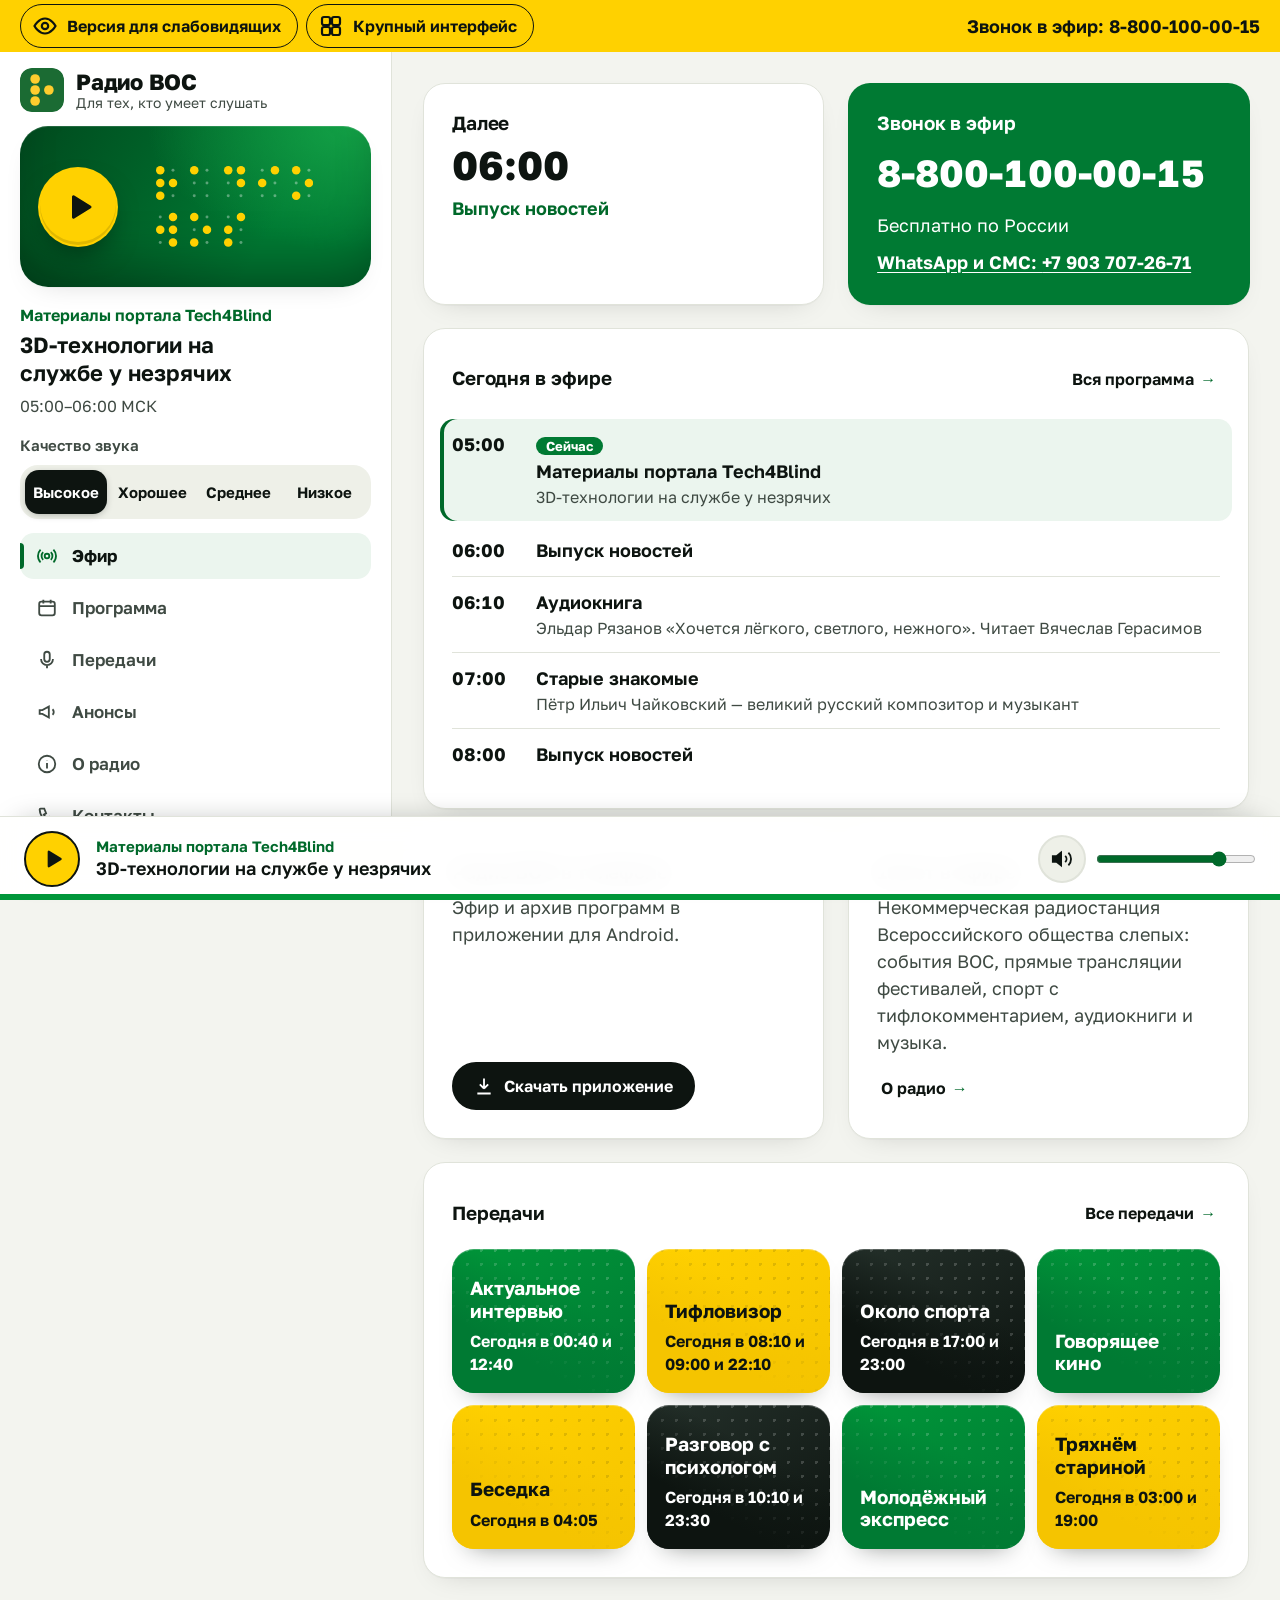
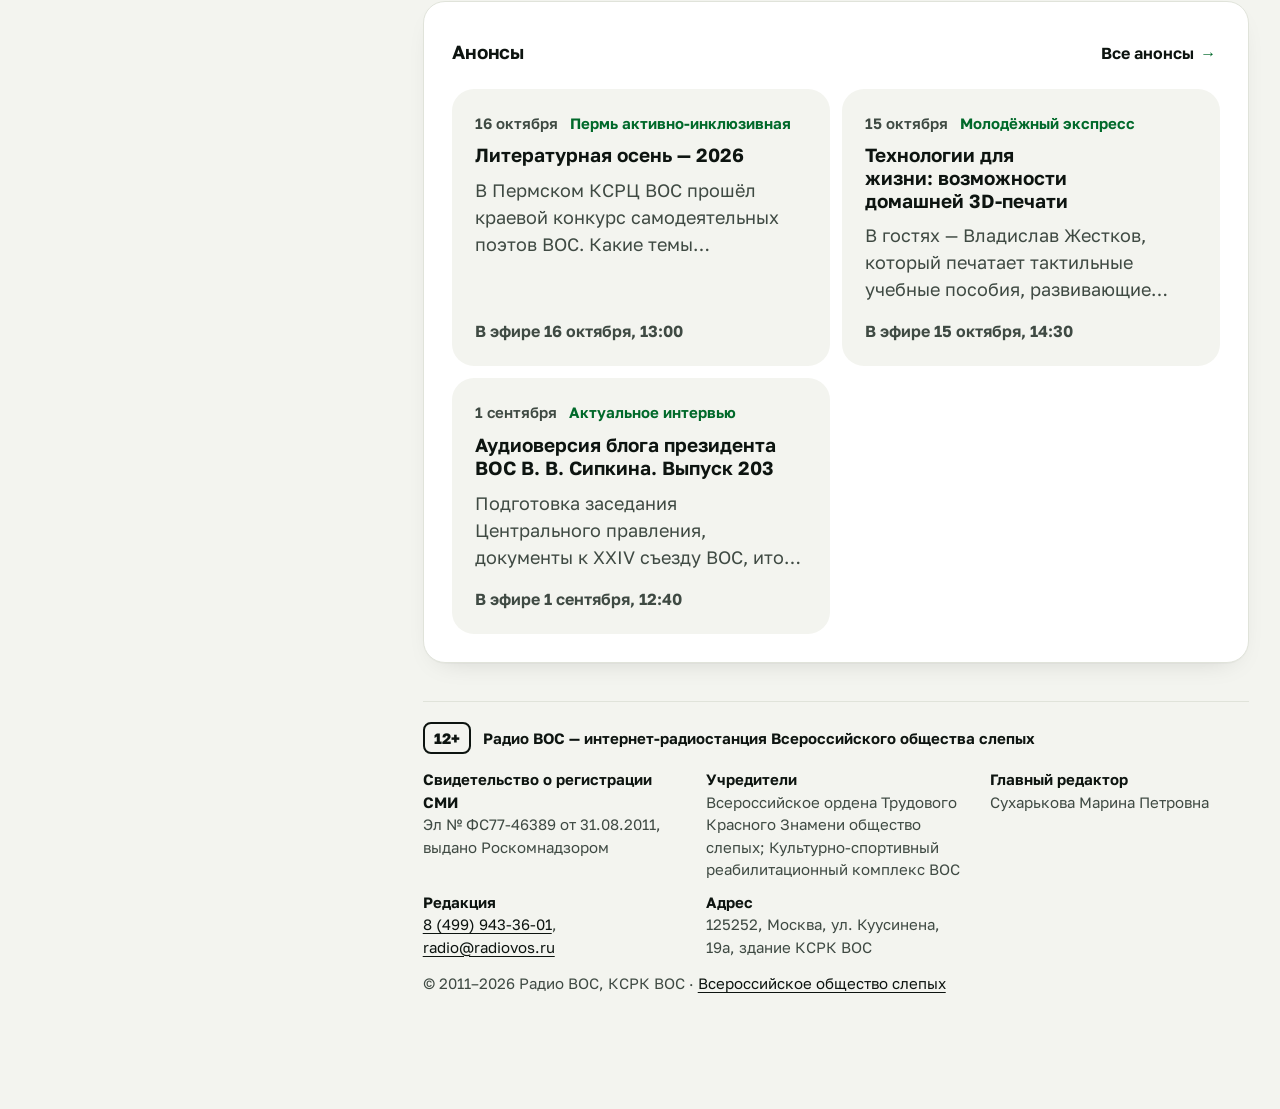
<file: v4/index.html>
<!doctype html>
<html lang="ru">
<head>
  <meta charset="utf-8">
  <meta name="viewport" content="width=device-width, initial-scale=1, viewport-fit=cover">
  <title>Радио ВОС — интернет-радио Всероссийского общества слепых</title>
  <meta name="description" content="Прямой эфир, программа передач и анонсы Радио ВОС — официальной интернет-радиостанции Всероссийского общества слепых.">
  <meta name="theme-color" content="#ffffff">
  <link rel="preload" href="assets/fonts/golos-text-cyrillic-wght-normal.woff2" as="font" type="font/woff2" crossorigin>
  <link rel="icon" href="assets/img/favicon.svg" type="image/svg+xml">
  <link rel="stylesheet" href="assets/css/main.css?v=15">
  <script>
    try {
      var s = JSON.parse(localStorage.getItem("vos-a11y") || "{}"), r = document.documentElement;
      if (s.on) {
        if (s.scheme) r.dataset.scheme = s.scheme;
        if (s.font) r.dataset.font = s.font;
        r.style.setProperty("--scale", s.scale || 1.25);
        if (s.tracking) r.style.setProperty("--tracking", s.tracking);
        if (s.leading) r.style.setProperty("--leading", s.leading);
      }
      if (s.simple === "on") r.dataset.simple = "";
    } catch (e) {}
  </script>
</head>
<body>
  <a class="skip-link" href="#player">К плееру</a>
  <a class="skip-link" href="#content">К содержанию</a>
  <a class="skip-link" href="#keys" data-keys>Горячие клавиши</a>

  <!-- ============ Верхняя строка: жёлтая полоса флага ============ -->
  <header class="topline">
    <div class="topline__group">
    <button class="topline__btn" type="button" id="a11y-toggle" aria-expanded="false" aria-controls="a11y-panel">
      <svg viewBox="0 0 24 24" fill="none" stroke="currentColor" stroke-width="2.2" aria-hidden="true"><path d="M1.5 12S5.5 4.5 12 4.5 22.5 12 22.5 12 18.5 19.5 12 19.5 1.5 12 1.5 12z"/><circle cx="12" cy="12" r="3.2"/></svg>
      <span data-a11y-label>Версия для слабовидящих</span>
    </button>
    <button class="topline__btn" type="button" id="big-toggle" aria-pressed="false">
      <svg viewBox="0 0 24 24" fill="none" stroke="currentColor" stroke-width="2.2" aria-hidden="true"><rect x="3" y="3" width="8" height="8" rx="2"/><rect x="13" y="3" width="8" height="8" rx="2"/><rect x="3" y="13" width="8" height="8" rx="2"/><rect x="13" y="13" width="8" height="8" rx="2"/></svg>
      <span>Крупный интерфейс</span>
    </button>
    </div>
    <a class="topline__phone" href="tel:88001000015">Звонок в эфир: 8-800-100-00-15</a>
  </header>

  <!-- ============ Версия для слабовидящих ============ -->
  <section class="a11y-panel" id="a11y-panel" aria-label="Настройки для слабовидящих" hidden>
    <div class="a11y-panel__inner">
      <fieldset class="a11y-group">
        <legend>Размер шрифта</legend>
        <div class="a11y-options">
          <label class="a11y-opt"><input type="radio" name="scale" value="1" aria-label="Обычный размер шрифта"><span>А</span></label>
          <label class="a11y-opt"><input type="radio" name="scale" value="1.25" aria-label="Крупный шрифт"><span style="font-size:1.2rem">А+</span></label>
          <label class="a11y-opt"><input type="radio" name="scale" value="1.5" aria-label="Очень крупный шрифт"><span style="font-size:1.4rem">А++</span></label>
          <label class="a11y-opt"><input type="radio" name="scale" value="1.8" aria-label="Максимальный шрифт"><span style="font-size:1.6rem">А+++</span></label>
        </div>
      </fieldset>
      <fieldset class="a11y-group">
        <legend>Цвета</legend>
        <div class="a11y-options">
          <label class="a11y-opt"><input type="radio" name="scheme" value="bw" aria-label="Чёрным по белому"><span class="swatch-bw" aria-hidden="true">Ц</span></label>
          <label class="a11y-opt"><input type="radio" name="scheme" value="wb" aria-label="Белым по чёрному"><span class="swatch-wb" aria-hidden="true">Ц</span></label>
          <label class="a11y-opt"><input type="radio" name="scheme" value="blue" aria-label="Тёмно-синим по голубому"><span class="swatch-blue" aria-hidden="true">Ц</span></label>
          <label class="a11y-opt"><input type="radio" name="scheme" value="beige" aria-label="Коричневым по бежевому"><span class="swatch-beige" aria-hidden="true">Ц</span></label>
          <label class="a11y-opt"><input type="radio" name="scheme" value="brown" aria-label="Зелёным по тёмно-коричневому"><span class="swatch-brown" aria-hidden="true">Ц</span></label>
          <label class="a11y-opt"><input type="radio" name="scheme" value="sun" aria-label="Тёмным по приглушённому жёлтому, меньше бликов"><span class="swatch-sun" aria-hidden="true">Ц</span></label>
        </div>
      </fieldset>
      <fieldset class="a11y-group">
        <legend>Между буквами</legend>
        <div class="a11y-options">
          <label class="a11y-opt"><input type="radio" name="tracking" value="0"><span>Обычно</span></label>
          <label class="a11y-opt"><input type="radio" name="tracking" value="0.05em"><span>Шире</span></label>
          <label class="a11y-opt"><input type="radio" name="tracking" value="0.12em"><span>Широко</span></label>
        </div>
      </fieldset>
      <fieldset class="a11y-group">
        <legend>Между строками</legend>
        <div class="a11y-options">
          <label class="a11y-opt"><input type="radio" name="leading" value="1.5"><span>Обычно</span></label>
          <label class="a11y-opt"><input type="radio" name="leading" value="1.8"><span>Шире</span></label>
          <label class="a11y-opt"><input type="radio" name="leading" value="2.1"><span>Широко</span></label>
        </div>
      </fieldset>
      <fieldset class="a11y-group">
        <legend>Шрифт</legend>
        <div class="a11y-options">
          <label class="a11y-opt"><input type="radio" name="font" value="sans"><span>Без засечек</span></label>
          <label class="a11y-opt"><input type="radio" name="font" value="serif"><span style="font-family:var(--font-serif)">С засечками</span></label>
        </div>
      </fieldset>
      <fieldset class="a11y-group" id="speech-group">
        <legend>Озвучка</legend>
        <div class="a11y-options">
          <label class="a11y-opt"><input type="radio" name="speech" value="off"><span>Выкл.</span></label>
          <label class="a11y-opt"><input type="radio" name="speech" value="on"><span>Вкл.</span></label>
        </div>
      </fieldset>
      <fieldset class="a11y-group">
        <legend>Крупный интерфейс</legend>
        <div class="a11y-options">
          <label class="a11y-opt"><input type="radio" name="simple" value="off"><span>Выкл.</span></label>
          <label class="a11y-opt"><input type="radio" name="simple" value="on"><span>Вкл.</span></label>
        </div>
      </fieldset>
      <div class="a11y-group a11y-group--end">
        <button class="btn" type="button" data-keys>Горячие клавиши</button>
        <button class="btn" type="button" id="a11y-off">Обычная версия</button>
      </div>
    </div>
  </section>

  <div class="app">
   <div class="layout">
    <!-- ============ Левая колонка: эфир и меню ============ -->
    <aside class="side" aria-label="Эфир и разделы">
      <div class="side__top">
        <a class="logo" href="#/" aria-label="Радио ВОС, на главную">
          <img src="assets/img/favicon.svg" alt="" width="40" height="40">
          <span class="logo__text"><b>Радио ВОС</b><small>Для тех, кто умеет слушать</small></span>
        </a>
      </div>

      <section class="onair" id="player" aria-labelledby="onair-title" tabindex="-1">
        <h2 class="visually-hidden" id="onair-title">Прямой эфир</h2>
        <div class="cover" id="cover">
          <svg class="cover__dots" viewBox="0 0 148 76" aria-hidden="true">
            <g><circle cx="4" cy="4" r="4" style="--i:0"/><circle cx="4" cy="16" r="4" style="--i:1"/><circle cx="4" cy="28" r="4" style="--i:2"/><circle cx="16" cy="4" r="1.4" class="off"/><circle cx="16" cy="16" r="4" style="--i:3"/><circle cx="16" cy="28" r="1.4" class="off"/><circle cx="36" cy="4" r="4" style="--i:4"/><circle cx="36" cy="16" r="1.4" class="off"/><circle cx="36" cy="28" r="1.4" class="off"/><circle cx="48" cy="4" r="1.4" class="off"/><circle cx="48" cy="16" r="1.4" class="off"/><circle cx="48" cy="28" r="1.4" class="off"/><circle cx="68" cy="4" r="4" style="--i:5"/><circle cx="68" cy="16" r="1.4" class="off"/><circle cx="68" cy="28" r="1.4" class="off"/><circle cx="80" cy="4" r="4" style="--i:6"/><circle cx="80" cy="16" r="4" style="--i:7"/><circle cx="80" cy="28" r="1.4" class="off"/><circle cx="100" cy="4" r="1.4" class="off"/><circle cx="100" cy="16" r="4" style="--i:8"/><circle cx="100" cy="28" r="1.4" class="off"/><circle cx="112" cy="4" r="4" style="--i:9"/><circle cx="112" cy="16" r="1.4" class="off"/><circle cx="112" cy="28" r="1.4" class="off"/><circle cx="132" cy="4" r="4" style="--i:10"/><circle cx="132" cy="16" r="1.4" class="off"/><circle cx="132" cy="28" r="4" style="--i:11"/><circle cx="144" cy="4" r="1.4" class="off"/><circle cx="144" cy="16" r="4" style="--i:12"/><circle cx="144" cy="28" r="1.4" class="off"/></g>
            <g transform="translate(0 44)"><circle cx="4" cy="4" r="1.4" class="off"/><circle cx="4" cy="16" r="4" style="--i:13"/><circle cx="4" cy="28" r="1.4" class="off"/><circle cx="16" cy="4" r="4" style="--i:14"/><circle cx="16" cy="16" r="4" style="--i:15"/><circle cx="16" cy="28" r="4" style="--i:16"/><circle cx="36" cy="4" r="4" style="--i:17"/><circle cx="36" cy="16" r="1.4" class="off"/><circle cx="36" cy="28" r="4" style="--i:18"/><circle cx="48" cy="4" r="1.4" class="off"/><circle cx="48" cy="16" r="4" style="--i:19"/><circle cx="48" cy="28" r="1.4" class="off"/><circle cx="68" cy="4" r="1.4" class="off"/><circle cx="68" cy="16" r="4" style="--i:20"/><circle cx="68" cy="28" r="4" style="--i:21"/><circle cx="80" cy="4" r="4" style="--i:22"/><circle cx="80" cy="16" r="1.4" class="off"/><circle cx="80" cy="28" r="1.4" class="off"/></g>
          </svg>
          <button class="play play--big" type="button" data-play>
            <svg class="i-play" viewBox="0 0 24 24" fill="currentColor" aria-hidden="true"><path d="M8 5.2v13.6a1 1 0 0 0 1.5.86l11-6.8a1 1 0 0 0 0-1.72l-11-6.8A1 1 0 0 0 8 5.2z"/></svg>
            <svg class="i-pause" viewBox="0 0 24 24" fill="currentColor" aria-hidden="true"><rect x="5.5" y="4.5" width="4.5" height="15" rx="1.4"/><rect x="14" y="4.5" width="4.5" height="15" rx="1.4"/></svg>
            <span class="visually-hidden" data-play-label>Слушать эфир</span>
          </button>
        </div>

        <div class="now">
          <p class="now__show" id="now-show">Радио ВОС</p>
          <p class="now__title" id="now-title">Прямой эфир</p>
          <p class="now__time"><time id="now-time"></time></p>
        </div>

        <fieldset class="quality">
          <legend>Качество звука</legend>
          <div class="segmented">
            <label><input type="radio" name="quality" value="radiovos-128" checked><span>Высокое</span></label>
            <label><input type="radio" name="quality" value="radiovos-96"><span>Хорошее</span></label>
            <label><input type="radio" name="quality" value="radiovos-64"><span>Среднее</span></label>
            <label><input type="radio" name="quality" value="radiovos-32"><span>Низкое</span></label>
          </div>
        </fieldset>
      </section>

      <nav class="menu" aria-label="Разделы сайта">
        <ul>
          <li><a href="#/" data-route="">
            <svg viewBox="0 0 24 24" fill="none" stroke="currentColor" stroke-width="2" aria-hidden="true"><circle cx="12" cy="12" r="2.5"/><path d="M7.8 16.2a6 6 0 0 1 0-8.4M16.2 7.8a6 6 0 0 1 0 8.4M5 19a10 10 0 0 1 0-14M19 5a10 10 0 0 1 0 14"/></svg>Эфир</a></li>
          <li><a href="#/programma" data-route="programma">
            <svg viewBox="0 0 24 24" fill="none" stroke="currentColor" stroke-width="2" aria-hidden="true"><rect x="3.5" y="5" width="17" height="15" rx="2.5"/><path d="M3.5 10h17M8 3v4M16 3v4"/></svg>Программа</a></li>
          <li><a href="#/peredachi" data-route="peredachi">
            <svg viewBox="0 0 24 24" fill="none" stroke="currentColor" stroke-width="2" aria-hidden="true"><rect x="9" y="3" width="6" height="11" rx="3"/><path d="M5.5 11a6.5 6.5 0 0 0 13 0M12 17.5V21"/></svg>Передачи</a></li>
          <li><a href="#/anonsy" data-route="anonsy">
            <svg viewBox="0 0 24 24" fill="none" stroke="currentColor" stroke-width="2" aria-hidden="true"><path d="M4 10v4h3l7 4V6L7 10H4zM18 9a4 4 0 0 1 0 6"/></svg>Анонсы</a></li>
          <li><a href="#/o-radio" data-route="o-radio">
            <svg viewBox="0 0 24 24" fill="none" stroke="currentColor" stroke-width="2" aria-hidden="true"><circle cx="12" cy="12" r="9"/><path d="M12 11v6M12 7.5v.5"/></svg>О радио</a></li>
          <li><a href="#/kontakty" data-route="kontakty">
            <svg viewBox="0 0 24 24" fill="none" stroke="currentColor" stroke-width="2" aria-hidden="true"><path d="M5 4h4l2 5-2.5 1.5a11 11 0 0 0 5 5L15 13l5 2v4a1 1 0 0 1-1 1A16 16 0 0 1 4 5a1 1 0 0 1 1-1z"/></svg>Контакты</a></li>
        </ul>
      </nav>

    </aside>

    <!-- ============ Правая часть: модули ============ -->
    <div class="content">
    <main id="content" tabindex="-1">

      <!-- Эфир -->
      <section class="view" data-view="" aria-labelledby="v-home">
        <h1 class="visually-hidden" id="v-home" tabindex="-1">Радио ВОС — интернет-радио Всероссийского общества слепых</h1>
        <div class="grid">
          <section class="mod mod--next">
            <h2 id="m-next">Далее</h2>
            <p class="next__time"><time id="next-time"></time></p>
            <p class="next__show" id="next-show"></p>
            <p class="next__title" id="next-title"></p>
          </section>

          <section class="mod mod--call">
            <h2 id="m-call">Звонок в эфир</h2>
            <a class="call__phone" href="tel:88001000015">8-800-100-00-15</a>
            <p>Бесплатно по России</p>
            <a class="call__wa" href="https://wa.me/79037072671">WhatsApp и СМС: <span class="nw">+7 903 707-26-71</span></a>
          </section>

          <section class="mod mod--today">
            <div class="mod__head">
              <h2 id="m-today">Сегодня в эфире</h2>
              <a class="more" href="#/programma">Вся программа</a>
            </div>
            <ol class="slots" id="today-list"></ol>
          </section>

          <section class="mod mod--app">
            <h2 id="m-app">Радио ВОС в телефоне</h2>
            <p>Эфир и архив программ в приложении для Android.</p>
            <a class="btn btn--accent" href="https://radiovos.ru/download/radiovos.apk" download>
              <svg viewBox="0 0 24 24" fill="none" stroke="currentColor" stroke-width="2.2" aria-hidden="true"><path d="M12 3v12m0 0 5-5m-5 5-5-5M4 21h16"/></svg>Скачать приложение</a>
          </section>
          <section class="mod mod--about">
            <h2 id="m-about">15 лет в эфире</h2>
            <p>Некоммерческая радиостанция Всероссийского общества слепых: события ВОС, прямые трансляции фестивалей, спорт с тифлокомментарием, аудиокниги и музыка.</p>
            <a class="more" href="#/o-radio">О радио</a>
          </section>
          <section class="mod mod--wide">
            <div class="mod__head">
              <h2 id="m-shows">Передачи</h2>
              <a class="more" href="#/peredachi">Все передачи</a>
            </div>
            <ul class="tiles" data-shows="8"></ul>
          </section>

          <section class="mod mod--wide">
            <div class="mod__head">
              <h2 id="m-news">Анонсы</h2>
              <a class="more" href="#/anonsy">Все анонсы</a>
            </div>
            <ul class="cards" data-news="3"></ul>
          </section>


        </div>
      </section>

      <!-- Программа -->
      <section class="view" data-view="programma" aria-labelledby="v-prog" hidden>
        <div class="view__head">
          <h1 id="v-prog" tabindex="-1">Программа передач</h1>
          <p class="view__sub" id="prog-date"></p>
        </div>
        <div class="mod">
          <ol class="slots slots--full" id="full-list"></ol>
        </div>
      </section>

      <!-- Передачи -->
      <section class="view" data-view="peredachi" aria-labelledby="v-shows" hidden>
        <div class="view__head">
          <h1 id="v-shows" tabindex="-1">Передачи</h1>
        </div>
        <ul class="tiles tiles--full" data-shows="all"></ul>
      </section>

      <!-- Анонсы -->
      <section class="view" data-view="anonsy" aria-labelledby="v-news" hidden>
        <div class="view__head">
          <h1 id="v-news" tabindex="-1">Анонсы</h1>
        </div>
        <ul class="cards cards--full" data-news="all"></ul>
      </section>

      <!-- О радио -->
      <section class="view" data-view="o-radio" aria-labelledby="v-about" hidden>
        <div class="view__head">
          <h1 id="v-about" tabindex="-1">О радио</h1>
        </div>
        <div class="grid">
          <section class="mod mod--wide mod--lead">
            <h2 id="a-who">Для тех, кто умеет слушать</h2>
            <p>«Радио ВОС» — некоммерческая интернет-радиостанция Всероссийского общества слепых. Учредители — Общероссийская общественная организация инвалидов «Всероссийское ордена Трудового Красного Знамени общество слепых» и Культурно-спортивный реабилитационный комплекс ВОС.</p>
          </section>
          <section class="mod">
            <h2 id="a-1">События ВОС</h2>
            <p>Заседания Центрального правления и Совета директоров, реабилитационные форумы, еженедельные интервью с президентом ВОС В. В. Сипкиным и вице-президентами.</p>
          </section>
          <section class="mod">
            <h2 id="a-2">Прямые трансляции</h2>
            <p>Фестивали «Дары вдохновения» и «Гармония звука», Кубок «КИСИ», «Творческая ярмарка», бизнес-марафон «12 стульев», фестиваль театров «Пространство равных возможностей».</p>
          </section>
          <section class="mod">
            <h2 id="a-3">Спорт с тифлокомментарием</h2>
            <p>Футбольные и хоккейные матчи, Парад Победы с Красной площади, тематические дни к государственным праздникам.</p>
          </section>
          <section class="mod">
            <h2 id="a-team">Редакция</h2>
            <dl class="team">
              <dt>Марина Сухарькова</dt><dd>главный редактор</dd>
              <dt>Виктория Самойлова</dt><dd>программный директор</dd>
              <dt>Николай Куневич</dt><dd>заместитель главного редактора</dd>
              <dt>Антон Агишев</dt><dd>редактор информационных программ</dd>
            </dl>
          </section>
          <section class="mod">
            <h2 id="a-legal">Сведения о СМИ</h2>
            <p><span class="age">12+</span></p>
            <p>Свидетельство Роскомнадзора Эл № ФС77-46389 от 31.08.2011</p>
          </section>
        </div>
      </section>

      <!-- Контакты -->
      <section class="view" data-view="kontakty" aria-labelledby="v-contacts" hidden>
        <div class="view__head">
          <h1 id="v-contacts" tabindex="-1">Контакты</h1>
        </div>
        <div class="grid">
          <section class="mod mod--call">
            <h2 id="c-air">Прямой эфир</h2>
            <a class="call__phone" href="tel:88001000015">8-800-100-00-15</a>
            <p>Бесплатно по России</p>
            <a class="call__wa" href="https://wa.me/79037072671">WhatsApp и СМС: <span class="nw">+7 903 707-26-71</span></a>
          </section>
          <section class="mod">
            <h2 id="c-office">Редакция</h2>
            <dl class="team">
              <dt><a href="tel:84999433601">8 (499) 943-36-01</a></dt><dd>телефон редакции</dd>
              <dt><a href="mailto:radio@radiovos.ru">radio@radiovos.ru</a></dt><dd>письма и музыкальные заявки</dd>
              <dt><a href="mailto:novosti@radiovos.ru">novosti@radiovos.ru</a></dt><dd>информационные программы</dd>
              <dt><a href="https://vk.com/radiovos">vk.com/radiovos</a></dt><dd>сообщество во ВКонтакте</dd>
            </dl>
          </section>
          <section class="mod mod--wide">
            <h2 id="c-addr">Как добраться</h2>
            <address>125252, Москва, ул. Куусинена, 19а, здание КСРК ВОС</address>
            <p>Метро «Полежаевская», МЦК «Зорге». От метро «Полежаевская» и «Сокол» — троллейбусы 43, 65, 86, автобус 48 до остановки «Центральный Дом культуры ВОС».</p>
          </section>
        </div>
      </section>

    </main>

    <footer class="foot">
      <p class="foot__title"><span class="age" aria-label="Возрастное ограничение 12+">12+</span> Радио ВОС — интернет-радиостанция Всероссийского общества слепых</p>
      <dl class="foot__data">
        <div><dt>Свидетельство о регистрации СМИ</dt><dd>Эл № ФС77-46389 от 31.08.2011, выдано Роскомнадзором</dd></div>
        <div><dt>Учредители</dt><dd>Всероссийское ордена Трудового Красного Знамени общество слепых; Культурно-спортивный реабилитационный комплекс ВОС</dd></div>
        <div><dt>Главный редактор</dt><dd>Сухарькова Марина Петровна</dd></div>
        <div><dt>Редакция</dt><dd><a href="tel:84999433601">8 (499) 943-36-01</a>, <a href="mailto:radio@radiovos.ru">radio@radiovos.ru</a></dd></div>
        <div><dt>Адрес</dt><dd>125252, Москва, ул. Куусинена, 19а, здание КСРК ВОС</dd></div>
      </dl>
      <p class="foot__copy">© 2011–2026 Радио ВОС, КСРК ВОС · <a href="https://vos.org.ru">Всероссийское общество слепых</a></p>
    </footer>
    </div>
   </div>
  </div>

  <!-- ============ Нижний плеер ============ -->
  <div class="bar" role="region" aria-label="Плеер">
    <button class="play play--small" type="button" data-play>
      <svg class="i-play" viewBox="0 0 24 24" fill="currentColor" aria-hidden="true"><path d="M8 5.2v13.6a1 1 0 0 0 1.5.86l11-6.8a1 1 0 0 0 0-1.72l-11-6.8A1 1 0 0 0 8 5.2z"/></svg>
      <svg class="i-pause" viewBox="0 0 24 24" fill="currentColor" aria-hidden="true"><rect x="5.5" y="4.5" width="4.5" height="15" rx="1.4"/><rect x="14" y="4.5" width="4.5" height="15" rx="1.4"/></svg>
      <span class="visually-hidden" data-play-label>Слушать эфир</span>
    </button>
    <div class="bar__now" aria-hidden="true">
      <span class="bar__show" id="bar-show">Радио ВОС</span>
      <span class="bar__title" id="bar-title">Прямой эфир</span>
    </div>
    <div class="bar__vol">
      <button class="icon-btn" type="button" id="mute" aria-pressed="false" aria-label="Без звука">
        <svg class="i-vol" viewBox="0 0 24 24" fill="none" stroke="currentColor" stroke-width="2" aria-hidden="true"><path d="M11 5 6 9H2v6h4l5 4V5z" fill="currentColor"/><path d="M15.5 8.5a5 5 0 0 1 0 7M19 5a10 10 0 0 1 0 14"/></svg>
        <svg class="i-muted" viewBox="0 0 24 24" fill="none" stroke="currentColor" stroke-width="2" aria-hidden="true"><path d="M11 5 6 9H2v6h4l5 4V5z" fill="currentColor"/><path d="m23 9-6 6M17 9l6 6"/></svg>
      </button>
      <input type="range" id="volume" min="0" max="100" step="5" value="80" aria-label="Громкость" aria-valuetext="80 процентов">
    </div>
  </div>

  <!-- ============ Крупный интерфейс ============ -->
  <main class="big" aria-label="Крупный интерфейс">
    <h1 class="visually-hidden">Радио ВОС — крупный интерфейс</h1>
    <div class="big__home" data-big-view="home">
      <button class="big-tile big-tile--play" type="button" data-play>
        <span class="big-tile__icon" aria-hidden="true"><svg class="i-play" viewBox="0 0 24 24" fill="currentColor" aria-hidden="true"><path d="M8 5.2v13.6a1 1 0 0 0 1.5.86l11-6.8a1 1 0 0 0 0-1.72l-11-6.8A1 1 0 0 0 8 5.2z"/></svg><svg class="i-pause" viewBox="0 0 24 24" fill="currentColor" aria-hidden="true"><rect x="5.5" y="4.5" width="4.5" height="15" rx="1.4"/><rect x="14" y="4.5" width="4.5" height="15" rx="1.4"/></svg></span>
        <span class="big-tile__label" aria-hidden="true" data-simple-label>Слушать</span>
        <span class="big-tile__now" aria-hidden="true"><b id="simple-show">Радио ВОС</b><span id="simple-title">Прямой эфир</span></span>
        <span class="visually-hidden" data-play-label>Слушать эфир</span>
      </button>
      <button class="big-tile big-tile--prog" type="button" data-big-go="prog">
        <svg viewBox="0 0 24 24" fill="none" stroke="currentColor" stroke-width="2" aria-hidden="true"><rect x="3.5" y="5" width="17" height="15" rx="2.5"/><path d="M3.5 10h17M8 3v4M16 3v4"/></svg>
        <span class="big-tile__label">Программа</span>
      </button>
      <a class="big-tile big-tile--call" href="tel:88001000015">
        <svg viewBox="0 0 24 24" fill="none" stroke="currentColor" stroke-width="2" aria-hidden="true"><path d="M5 4h4l2 5-2.5 1.5a11 11 0 0 0 5 5L15 13l5 2v4a1 1 0 0 1-1 1A16 16 0 0 1 4 5a1 1 0 0 1 1-1z"/></svg>
        <span class="big-tile__label">Позвонить в эфир</span>
        <span class="big-tile__sub">8-800-100-00-15</span>
      </a>
      <button class="big-tile big-tile--vol" type="button" data-vol="-10">
        <span class="big-tile__sign" aria-hidden="true">−</span>
        <span class="big-tile__label">Тише</span>
      </button>
      <button class="big-tile big-tile--vol" type="button" data-vol="10">
        <span class="big-tile__sign" aria-hidden="true">+</span>
        <span class="big-tile__label">Громче</span>
      </button>
    </div>

    <div class="big__prog" data-big-view="prog" hidden>
      <button class="big-back" type="button" data-big-go="home">
        <svg viewBox="0 0 24 24" fill="none" stroke="currentColor" stroke-width="2.6" aria-hidden="true"><path d="M15 5l-7 7 7 7"/></svg>Назад
      </button>
      <h2 class="big__title" id="big-prog-title" tabindex="-1">Программа на сегодня</h2>
      <ol class="big-slots" id="big-list"></ol>
    </div>

    <button class="btn big-exit" type="button" id="simple-off">Обычный сайт</button>
  </main>

  <!-- ============ Горячие клавиши ============ -->
  <dialog class="keys-dialog" id="keys" aria-labelledby="keys-title">
    <h2 id="keys-title">Горячие клавиши</h2>
    <dl class="keys">
      <dt><kbd>Alt</kbd> + <kbd>Shift</kbd> + <kbd>P</kbd></dt><dd>Слушать эфир или пауза</dd>
      <dt><kbd>Alt</kbd> + <kbd>Shift</kbd> + <kbd>↑</kbd> <kbd>↓</kbd></dt><dd>Громче или тише</dd>
      <dt><kbd>Alt</kbd> + <kbd>Shift</kbd> + <kbd>M</kbd></dt><dd>Выключить или включить звук</dd>
      <dt><kbd>Alt</kbd> + <kbd>Shift</kbd> + <kbd>N</kbd></dt><dd>Что сейчас в эфире</dd>
      <dt><kbd>Alt</kbd> + <kbd>Shift</kbd> + <kbd>K</kbd></dt><dd>Этот список</dd>
    </dl>
    <form method="dialog"><button class="btn btn--accent">Закрыть</button></form>
  </dialog>

  <div class="visually-hidden" id="sr-status" role="status" aria-live="polite"></div>
  <div class="toast" id="toast" role="alert" hidden></div>

  <script src="assets/js/data.js?v=15"></script>
  <script src="assets/js/main.js?v=15"></script>
</body>
</html>
</file>
<file: assets/css/main.css>
/* =========================================================
   Радио ВОС — стили
   Всё строится на шкалах ниже: отступы, размеры текста, радиусы.
   Новых «магических» чисел в компонентах не добавлять — брать из шкалы.
   ========================================================= */

@font-face {
  font-family: "Golos Text";
  src: url("../fonts/golos-text-cyrillic-wght-normal.woff2") format("woff2");
  font-weight: 400 900;
  font-display: swap;
  unicode-range: U+0301, U+0400-045F, U+0490-0491, U+04B0-04B1, U+2116;
}
@font-face {
  font-family: "Golos Text";
  src: url("../fonts/golos-text-latin-wght-normal.woff2") format("woff2");
  font-weight: 400 900;
  font-display: swap;
  unicode-range: U+0000-00FF, U+0131, U+0152-0153, U+02BB-02BC, U+02C6, U+02DA, U+02DC, U+2000-206F, U+20AC, U+2122, U+2191, U+2193, U+2212, U+2215, U+FEFF, U+FFFD;
}

:root {
  /* ---------- Шкала отступов (шаг 4px) ---------- */
  --s-1: 4px;
  --s-2: 8px;
  --s-3: 12px;
  --s-4: 16px;
  --s-5: 20px;
  --s-6: 24px;
  --s-8: 32px;
  --s-10: 40px;
  --s-12: 48px;
  --gap: clamp(var(--s-4), 1.6vw, var(--s-6));      /* между модулями */
  --pad: clamp(var(--s-5), 2vw, var(--s-8));        /* внутри модуля */
  --edge: clamp(var(--s-4), 2.4vw, var(--s-8));     /* поля страницы */

  /* ---------- Шкала текста ---------- */
  --t-xs: .8125rem;    /* 13 — метки */
  --t-sm: .9375rem;    /* 15 — подписи */
  --t-md: 1.0625rem;   /* 17 — меню, кнопки */
  --t-base: 1.125rem;  /* 18 — основной текст */
  --t-lg: 1.25rem;     /* 20 — заголовки модулей */
  --t-xl: 1.5rem;      /* 24 */
  --t-2xl: 2rem;       /* 32 */
  --t-3xl: 2.5rem;     /* 40 */
  --t-4xl: 3.25rem;    /* 52 */
  --lh-tight: 1.15;
  --lh-snug: 1.3;
  --w-regular: 400;
  --w-medium: 600;
  --w-bold: 700;
  --w-black: 780;

  /* ---------- Радиусы и цели нажатия ---------- */
  --r-xs: 8px;
  --r-sm: 14px;
  --r-md: 22px;
  --r-lg: 28px;
  --r-pill: 999px;
  --hit: 48px;          /* минимальная кнопка */
  --hit-sm: 44px;

  /* ---------- Шрифт и настройки для слабовидящих ---------- */
  --font-sans: "Golos Text", "Segoe UI", Roboto, Arial, sans-serif;
  --font-serif: "PT Serif", Georgia, "Times New Roman", serif;
  --font: var(--font-sans);
  --scale: 1;
  --tracking: 0;
  --leading: 1.5;

  /* ---------- Цвета по флагу ВОС ----------
     Зелёный Pantone 355 (#009639), жёлтый Pantone 109 (#FFD100). */
  --flag-yellow: #ffd100;
  --flag-green: #009639;
  --green-deep: #007a33;     /* фон под белый текст, 5.5:1 */
  --green-ink: #00692a;      /* зелёный текст, 6.2:1 */
  --bg: #f3f4ef;
  --side: #ffffff;
  --surface: #ffffff;
  --surface-2: #eef0e8;
  --tint: #ebf5ee;
  --text: #0d1410;
  --muted: #3f4a43;          /* 8.4:1 */
  --line: #e0e3da;
  --brand: var(--green-ink);
  --accent: var(--flag-yellow);
  --accent-ink: #0d1410;
  --focus: #0d1410;
  --focus-bg: var(--flag-yellow);
  --focus-ink: #0d1410;
  --shadow: 0 1px 1px rgba(13, 20, 16, .03), 0 10px 30px -18px rgba(13, 20, 16, .22);
  --shadow-lift: 0 2px 4px rgba(13, 20, 16, .04), 0 18px 40px -20px rgba(13, 20, 16, .35);
  --cover-a: #13a046;
  --cover-b: #007a33;
  --cover-c: #004a1e;
  --dot-on: var(--flag-yellow);
  --dot-off: rgba(255, 255, 255, .35);

  --bar-h: 84px;      /* уточняется скриптом по факту */
  --top-h: 56px;

  --ease: cubic-bezier(.2, .7, .2, 1);
  color-scheme: light;
}

/* ---------- Схемы для слабовидящих: два цвета на всё ---------- */
:root[data-scheme] {
  --side: var(--bg);
  --surface: var(--bg);
  --surface-2: var(--bg);
  --tint: var(--bg);
  --muted: var(--text);
  --line: var(--text);
  --brand: var(--text);
  --accent: var(--text);
  --accent-ink: var(--bg);
  --flag-yellow: var(--text);
  --flag-green: var(--text);
  --green-deep: var(--bg);
  --green-ink: var(--text);
  --focus: var(--text);
  --focus-bg: var(--text);
  --focus-ink: var(--bg);
  --shadow: none;
  --shadow-lift: none;
  --cover-a: var(--bg); --cover-b: var(--bg); --cover-c: var(--bg);
  --dot-on: var(--text);
  --dot-off: var(--text);
}
:root[data-scheme="bw"]    { --bg: #ffffff; --text: #000000; color-scheme: light; }
:root[data-scheme="wb"]    { --bg: #000000; --text: #ffffff; color-scheme: dark; }
:root[data-scheme="blue"]  { --bg: #9dd1ff; --text: #063462; color-scheme: light; }
:root[data-scheme="beige"] { --bg: #f7f3d6; --text: #4d4b43; color-scheme: light; }
:root[data-scheme="brown"] { --bg: #3b2716; --text: #a9e44d; color-scheme: dark; }
/* «Солнечная»: приглушённый жёлтый с пониженными бликами (по опыту RNIB) */
:root[data-scheme="sun"]   { --bg: #f5e7a1; --text: #1f1903; color-scheme: light; }
:root[data-font="serif"]   { --font: var(--font-serif); }

/* =========================================================
   База
   ========================================================= */
*, *::before, *::after { box-sizing: border-box; }
[hidden] { display: none !important; }

html {
  font-size: calc(100% * var(--scale));
  -webkit-text-size-adjust: 100%;
  scroll-behavior: smooth;
  /* фокус не уходит под шапку и нижний плеер */
  scroll-padding-top: calc(var(--top-h) + var(--s-3));
  scroll-padding-bottom: calc(var(--bar-h) + var(--s-4));
}
body {
  margin: 0;
  min-height: 100dvh;
  padding-bottom: calc(var(--bar-h) + env(safe-area-inset-bottom));
  background: var(--bg);
  color: var(--text);
  font-family: var(--font);
  font-size: var(--t-base);
  line-height: var(--leading);
  letter-spacing: var(--tracking);
  -webkit-font-smoothing: antialiased;
}
h1, h2, h3 { margin: 0; line-height: var(--lh-tight); font-weight: var(--w-medium); letter-spacing: calc(var(--tracking) - .01em); }
p { margin: 0; }
a { color: inherit; text-underline-offset: .18em; text-decoration-thickness: .08em; }
img, svg { display: block; max-width: 100%; }
button, input { font: inherit; color: inherit; letter-spacing: inherit; }

.visually-hidden {
  position: absolute !important;
  width: 1px; height: 1px; margin: -1px; padding: 0; border: 0;
  overflow: hidden; clip: rect(0 0 0 0); white-space: nowrap;
}

/* ---------- Фокус в стиле GOV.UK, в жёлтом ВОС ---------- */
:focus-visible {
  outline: 3px solid transparent;   /* для режима высокой контрастности Windows */
  box-shadow: 0 0 0 4px var(--focus-bg), 0 0 0 7px var(--focus) !important;
}
a:focus-visible:not(.logo):not(.btn):not(.big-tile) {
  background-color: var(--focus-bg) !important;
  color: var(--focus-ink) !important;
  box-shadow: 0 -2px var(--focus-bg), 0 4px var(--focus) !important;
  text-decoration: none;
  border-radius: 0;
}
a:focus-visible:not(.logo):not(.btn):not(.big-tile) svg { color: currentColor !important; }
[tabindex="-1"]:focus { outline: none; box-shadow: none !important; }

.skip-link {
  position: fixed;
  left: var(--s-4); top: -100px;
  z-index: 100;
  padding: var(--s-3) var(--s-5);
  border-radius: var(--r-sm);
  background: var(--accent);
  color: var(--accent-ink);
  font-weight: var(--w-bold);
  text-decoration: none;
}
.skip-link:focus { top: var(--s-4); }

/* ---------- Кнопки ---------- */
.btn {
  display: inline-flex;
  align-items: center;
  justify-content: center;
  gap: var(--s-2);
  min-height: var(--hit);
  padding: 0 var(--s-5);
  border: 1.5px solid var(--line);
  border-radius: var(--r-pill);
  background: var(--surface);
  font-size: var(--t-md);
  font-weight: var(--w-medium);
  text-decoration: none;
  cursor: pointer;
  transition: background-color .15s, border-color .15s, transform .15s var(--ease);
}
.btn:hover { border-color: var(--text); }
.btn:active { transform: scale(.97); }
.btn svg { width: 20px; height: 20px; flex: none; }
.btn--dark { background: var(--text); border-color: var(--text); color: var(--side); }
.btn--dark:hover { background: var(--green-ink); border-color: var(--green-ink); }

.icon-btn {
  display: inline-grid;
  place-items: center;
  width: var(--hit); height: var(--hit);
  flex: none;
  border: 1.5px solid var(--line);
  border-radius: 50%;
  background: var(--surface);
  cursor: pointer;
}
.icon-btn:hover { border-color: var(--text); }
.icon-btn svg { width: 22px; height: 22px; }
.icon-btn .i-muted { display: none; }
.icon-btn[aria-pressed="true"] .i-vol { display: none; }
.icon-btn[aria-pressed="true"] .i-muted { display: block; }

/* =========================================================
   Шапка — жёлтая полоса флага
   ========================================================= */
.topline {
  position: sticky;
  top: 0;
  z-index: 25;
  display: flex;
  align-items: center;
  gap: var(--s-2);
  min-height: var(--top-h);
  padding: var(--s-1) var(--edge);
  background: var(--flag-yellow);
  color: var(--accent-ink);
}
.topline__btn {
  display: inline-flex;
  align-items: center;
  gap: var(--s-2);
  min-height: var(--hit-sm);
  padding: 0 var(--s-4) 0 var(--s-3);
  border: 1.5px solid var(--accent-ink);
  border-radius: var(--r-pill);
  background: transparent;
  color: var(--accent-ink);
  font-size: var(--t-sm);
  font-weight: var(--w-medium);
  white-space: nowrap;
  cursor: pointer;
  transition: background-color .15s;
}
.topline__btn:hover { background: rgba(13, 20, 16, .08); }
.topline__btn svg { width: 22px; height: 22px; flex: none; }
.topline__btn[aria-pressed="true"] { background: var(--accent-ink); color: var(--flag-yellow); }
.topline__short { display: none; }
@media (max-width: 560px) {
  .topline { position: static; }
  .topline__long { display: none; }
  .topline__short { display: inline; }
  .topline__btn { flex: 1 1 0; min-width: 0; justify-content: center; padding: 0 var(--s-3); }
}
@media (max-width: 400px) {
  .topline__btn { white-space: normal; text-align: center; line-height: var(--lh-tight); padding: var(--s-1) var(--s-2); }
  .topline__btn svg { display: none; }
}

/* =========================================================
   Панель для слабовидящих
   ========================================================= */
.a11y-panel { background: var(--surface-2); border-bottom: 2px solid var(--line); }
.a11y-panel__inner {
  display: flex;
  flex-wrap: wrap;
  align-items: flex-end;
  gap: var(--s-4) var(--s-6);
  padding: var(--s-4) var(--edge);
}
.a11y-group { border: 0; margin: 0; padding: 0; min-width: 0; }
.a11y-group legend { padding: 0; margin-bottom: var(--s-2); font-size: var(--t-sm); font-weight: var(--w-bold); }
.a11y-group--end { display: flex; flex-wrap: wrap; gap: var(--s-2); margin-left: auto; }
.a11y-options { display: flex; flex-wrap: wrap; gap: var(--s-2); }
.a11y-opt { position: relative; display: inline-flex; }
.a11y-opt input { position: absolute; inset: 0; margin: 0; opacity: 0; cursor: pointer; }
.a11y-opt > span {
  display: inline-flex;
  align-items: center;
  justify-content: center;
  min-width: var(--hit);
  min-height: var(--hit);
  padding: 0 var(--s-3);
  border: 2px solid var(--line);
  border-radius: var(--r-sm);
  background: var(--surface);
  font-size: var(--t-sm);
  font-weight: var(--w-medium);
  pointer-events: none;
}
.a11y-opt input:checked + span { border-color: var(--text); box-shadow: inset 0 0 0 2px var(--text); }
.a11y-opt input:focus-visible + span { box-shadow: 0 0 0 4px var(--focus-bg), 0 0 0 7px var(--focus); }
.a11y-opt span[aria-hidden] { font-size: var(--t-lg); font-weight: var(--w-black); }
.swatch-bw    { background: #fff !important; color: #000 !important; border-color: #000 !important; }
.swatch-wb    { background: #000 !important; color: #fff !important; border-color: #000 !important; }
.swatch-blue  { background: #9dd1ff !important; color: #063462 !important; border-color: #063462 !important; }
.swatch-beige { background: #f7f3d6 !important; color: #4d4b43 !important; border-color: #4d4b43 !important; }
.swatch-brown { background: #3b2716 !important; color: #a9e44d !important; border-color: #3b2716 !important; }
.swatch-sun   { background: #f5e7a1 !important; color: #1f1903 !important; border-color: #1f1903 !important; }

/* =========================================================
   Оболочка: слева эфир и меню, справа модули
   ========================================================= */
.app { container: app / inline-size; }
.layout { display: grid; grid-template-columns: minmax(0, 1fr); }

.side {
  display: flex;
  flex-direction: column;
  gap: var(--s-4);
  padding: var(--s-4) var(--edge);
  background: var(--side);
  border-bottom: 1px solid var(--line);
}
@container app (min-width: 60rem) {
  .layout { grid-template-columns: 24.5rem minmax(0, 1fr); }
  .side {
    position: sticky;
    top: var(--top-h);
    height: calc(100dvh - var(--bar-h) - var(--top-h));
    overflow-y: auto;
    padding-inline: var(--s-5);
    scroll-padding-block: var(--s-3);
    border-bottom: 0;
    border-right: 1px solid var(--line);
  }
}

.logo { display: inline-flex; align-items: center; gap: var(--s-3); min-width: 0; text-decoration: none; }
.logo img { width: 48px; height: 48px; flex: none; }
.logo__text { display: grid; line-height: var(--lh-tight); }
.logo__text b { font-size: var(--t-xl); font-weight: var(--w-black); letter-spacing: -.015em; }
.logo__text small { margin-top: 2px; color: var(--muted); font-size: var(--t-sm); }
:root[data-scheme] .logo img { outline: 2px solid var(--text); border-radius: 12px; }

/* ---------- Эфир ---------- */
.onair { display: grid; gap: var(--s-4); container: onair / inline-size; }
.cover {
  position: relative;
  display: grid;
  place-items: center;
  aspect-ratio: 1 / .46;
  border-radius: var(--r-lg);
  background:
    radial-gradient(90% 120% at 95% 0%, var(--cover-a), transparent 65%),
    linear-gradient(120deg, var(--cover-c), var(--cover-b) 70%);
  box-shadow: inset 0 1px 0 rgba(255, 255, 255, .14), var(--shadow);
  overflow: hidden;
}
:root[data-scheme] .cover { border: 3px solid var(--text); }
.cover__dots { width: auto; height: 50%; margin-left: 22%; }
.cover__dots circle { fill: var(--dot-on); }
.cover__dots .off { fill: var(--dot-off); }
/* Пока включается эфир, точки Брайля загораются волной — не дольше 5 секунд (WCAG 2.2.2) */
.is-playing .cover__dots circle:not(.off) {
  animation: dot 1.6s ease-in-out 3;
  animation-delay: calc(var(--i) * 70ms);
}
@keyframes dot { 0%, 100% { opacity: 1; } 50% { opacity: .28; } }
@container app (max-width: 59.99rem) {
  .cover { aspect-ratio: auto; height: clamp(170px, 34vw, 240px); }
  .cover__dots { height: 46%; }
}

.play {
  position: relative;
  display: inline-grid;
  place-items: center;
  border: 2px solid transparent;
  border-radius: 50%;
  background: var(--accent);
  color: var(--accent-ink);
  cursor: pointer;
  transition: transform .18s var(--ease), filter .15s;
}
.play:hover { filter: brightness(1.05); }
.play:active { transform: scale(.94); }
.play .i-pause { display: none; }
.play[data-state="playing"] .i-play, .play[data-state="loading"] .i-play { display: none; }
.play[data-state="playing"] .i-pause, .play[data-state="loading"] .i-pause { display: block; }
.play[data-state="loading"]::after {
  content: "";
  position: absolute;
  inset: -8px;
  border: 3px solid transparent;
  border-top-color: var(--flag-yellow);
  border-radius: 50%;
  animation: spin 1s linear infinite;
}
@keyframes spin { to { transform: rotate(360deg); } }
.play--big {
  position: absolute;
  left: var(--s-5); top: 50%;
  width: 80px; height: 80px;
  margin-top: -40px;
  box-shadow: 0 14px 30px -12px rgba(0, 0, 0, .55), inset 0 -3px 0 rgba(0, 0, 0, .12);
}
.play--big svg { width: 34px; height: 34px; }
/* Короткая вспышка при старте эфира */
.is-playing .play--big { animation: ping .9s var(--ease) 1; }
@keyframes ping {
  0% { box-shadow: 0 0 0 0 rgba(255, 209, 0, .7), 0 14px 30px -12px rgba(0, 0, 0, .55); }
  100% { box-shadow: 0 0 0 22px rgba(255, 209, 0, 0), 0 14px 30px -12px rgba(0, 0, 0, .55); }
}
:root[data-scheme] .play { box-shadow: none; border-color: var(--bg); }

.now { display: grid; gap: var(--s-1); }
.now__show { color: var(--brand); font-size: var(--t-sm); font-weight: var(--w-bold); }
.now__title { font-size: var(--t-xl); font-weight: var(--w-medium); line-height: var(--lh-snug); text-wrap: balance; }
.now__time { margin-top: var(--s-1); color: var(--muted); font-size: var(--t-sm); font-variant-numeric: tabular-nums; }

.quality { border: 0; margin: 0; padding: 0; min-width: 0; }
.quality legend { padding: 0; margin-bottom: var(--s-2); color: var(--muted); font-size: var(--t-sm); font-weight: var(--w-medium); }
.segmented {
  display: grid;
  grid-template-columns: repeat(2, minmax(0, 1fr));
  gap: var(--s-1);
  padding: var(--s-1);
  border-radius: 18px;
  background: var(--surface-2);
}
@container onair (min-width: 19.5rem) {
  .segmented { grid-template-columns: repeat(4, minmax(0, 1fr)); }
}
.segmented label { position: relative; }
.segmented input { position: absolute; inset: 0; margin: 0; opacity: 0; cursor: pointer; }
.segmented span {
  display: grid;
  place-items: center;
  min-height: var(--hit-sm);
  padding: 0 var(--s-1);
  border-radius: var(--r-sm);
  font-size: var(--t-sm);
  font-weight: var(--w-medium);
  pointer-events: none;
  transition: background-color .2s var(--ease), color .2s;
}
.segmented label:hover span { box-shadow: inset 0 0 0 1.5px var(--line); }
.segmented input:checked + span { background: var(--text); color: var(--side); box-shadow: 0 2px 8px -3px rgba(13, 20, 16, .45); }
.segmented input:focus-visible + span { box-shadow: 0 0 0 3px var(--focus-bg), 0 0 0 6px var(--focus); position: relative; z-index: 1; }
:root[data-scheme] .segmented { box-shadow: inset 0 0 0 2px var(--text); }

/* ---------- Меню ---------- */
.menu ul {
  display: grid;
  grid-template-columns: repeat(auto-fill, minmax(min(100%, 9rem), 1fr));
  gap: var(--s-1);
  margin: 0;
  padding: 0;
  list-style: none;
}
@container app (min-width: 60rem) { .menu ul { grid-template-columns: 1fr; } }
.menu a {
  position: relative;
  display: flex;
  align-items: center;
  gap: var(--s-3);
  min-height: var(--hit-sm);
  padding: 0 var(--s-4);
  border-radius: var(--r-sm);
  color: var(--muted);
  font-size: var(--t-md);
  font-weight: var(--w-medium);
  text-decoration: none;
  transition: background-color .15s, color .15s;
}
.menu a:hover { background: var(--surface-2); color: var(--text); }
.menu svg { width: 22px; height: 22px; flex: none; }
.menu a[aria-current] { background: var(--tint); color: var(--text); font-weight: var(--w-bold); }
.menu a[aria-current]::before {
  content: "";
  position: absolute;
  left: 0; top: 10px; bottom: 10px;
  width: 4px;
  border-radius: 0 4px 4px 0;
  background: var(--green-ink);
}
.menu a[aria-current] svg { color: var(--green-ink); }
:root[data-scheme] .menu a[aria-current] { box-shadow: inset 0 0 0 2px var(--text); }

/* =========================================================
   Правая часть: умная сетка модулей
   ========================================================= */
.content { container: content / inline-size; min-width: 0; padding: var(--edge); }

/* Модули — «стопками»: каждый своей высоты по содержимому, порядок чтения
   совпадает с визуальным (сначала первая стопка сверху вниз, потом вторая). */
.home { display: grid; gap: var(--gap); grid-template-columns: minmax(0, 1fr); }
.stack { display: flex; flex-direction: column; gap: var(--gap); min-width: 0; }
@container content (min-width: 40rem) {
  .home { grid-template-columns: repeat(2, minmax(0, 1fr)); }
  .home > .mod--today, .home > .mod--wide { grid-column: 1 / -1; }
}
@container content (min-width: 56rem) {
  .home { grid-template-columns: minmax(0, 1fr) minmax(0, 1fr) minmax(0, 1.15fr); align-items: start; }
  .home > .mod--today { grid-column: 3; grid-row: 1; }
}

.mod {
  display: flex;
  flex-direction: column;
  gap: var(--s-3);
  min-width: 0;
  padding: var(--pad);
  border: 1px solid var(--line);
  border-radius: var(--r-md);
  background: var(--surface);
  box-shadow: var(--shadow);
}
.mod h2 { font-size: var(--t-lg); font-weight: var(--w-bold); letter-spacing: -.005em; }
.mod p { color: var(--muted); }
.mod__head { display: flex; flex-wrap: wrap; align-items: baseline; justify-content: space-between; gap: var(--s-1) var(--s-3); }
.mod__meta { color: var(--muted); font-size: var(--t-sm); font-weight: var(--w-medium); }
.btn__note { font-weight: var(--w-regular); opacity: .8; }
.mod > .btn { align-self: stretch; margin-top: var(--s-1); padding-inline: var(--s-4); text-align: center; }

/* Ссылка «Вся программа →» */
.more {
  display: inline-flex;
  align-items: center;
  gap: var(--s-2);
  align-self: flex-start;
  min-height: var(--hit-sm);
  color: var(--text);
  font-size: var(--t-md);
  font-weight: var(--w-bold);
  text-decoration: none;
}
.more::after { content: "→" / ""; color: var(--green-ink); transition: transform .2s var(--ease); }
.more:hover { text-decoration: underline; }
.more:hover::after { transform: translateX(3px); }

/* Отдельные разделы в правой части */
.view__head { display: flex; flex-wrap: wrap; align-items: baseline; justify-content: space-between; gap: var(--s-2) var(--s-4); margin-bottom: var(--gap); }
.view__head h2 { font-size: clamp(var(--t-2xl), 4cqi, var(--t-4xl)); font-weight: var(--w-black); letter-spacing: -.02em; }
.anim .view:not([hidden]) { animation: fade .35s var(--ease); }
.slots--full .slot { padding: var(--s-4) 0; }
.slots--full .slot__title { -webkit-line-clamp: unset; }
.slot.is-past .slot__show, .slot.is-past .pill { color: var(--muted) !important; }
.tiles--full { gap: var(--gap); }
.tiles--full > li { flex-basis: 16rem; max-width: 26rem; }
.tiles--full .tile { min-height: 13rem; }
.tile__desc { position: relative; font-size: var(--t-sm); line-height: var(--lh-snug); opacity: .92; }

/* Пилюля времени */
.pill {
  display: inline-flex;
  align-items: center;
  min-height: 28px;
  padding: 0 var(--s-3);
  border-radius: var(--r-pill);
  background: var(--surface-2);
  color: var(--text);
  font-size: var(--t-sm);
  font-weight: var(--w-bold);
  font-variant-numeric: tabular-nums;
  white-space: nowrap;
}
.pill--live { background: var(--green-deep); color: #fff; }
:root[data-scheme] .pill { box-shadow: inset 0 0 0 2px var(--text); }
:root[data-scheme] .pill--live { background: var(--text); color: var(--bg); }

/* «Далее» */
.next__row { display: flex; flex-wrap: wrap; align-items: center; gap: var(--s-2); }
.next__time { font-size: var(--t-3xl); font-weight: var(--w-black); line-height: 1; font-variant-numeric: tabular-nums; letter-spacing: -.02em; }
.next__show { color: var(--text) !important; font-size: var(--t-lg); font-weight: var(--w-bold); line-height: var(--lh-snug); }
.next__title { color: var(--text) !important; line-height: var(--lh-snug); }
.next__desc { font-size: var(--t-sm); display: -webkit-box; -webkit-line-clamp: 4; -webkit-box-orient: vertical; overflow: hidden; }

/* Звонок в эфир: обычный модуль; зелёный — только во время прямого эфира */
.mod--call { container-type: inline-size; }
.call__live { display: none; }
.call__phone {
  font-size: clamp(var(--t-xl), 11cqi, var(--t-3xl));
  font-weight: var(--w-black);
  line-height: var(--lh-tight);
  font-variant-numeric: tabular-nums;
  letter-spacing: -.01em;
  text-decoration: none;
  white-space: nowrap;
}
.call__phone:hover { text-decoration: underline; }
.call__wa { font-weight: var(--w-medium); }
.nw { white-space: nowrap; }
.mod--call.is-live { background: var(--green-deep); border-color: transparent; color: #fff; box-shadow: var(--shadow-lift); }
.mod--call.is-live p { color: #fff; }
.mod--call.is-live .call__live {
  display: inline-flex;
  align-self: flex-start;
  align-items: center;
  gap: var(--s-2);
  padding: var(--s-1) var(--s-3);
  border-radius: var(--r-pill);
  background: var(--flag-yellow);
  color: #0d1410;
  font-size: var(--t-sm);
  font-weight: var(--w-bold);
}
:root[data-scheme] .mod--call.is-live { background: var(--bg); color: var(--text); border: 3px solid var(--text); }
:root[data-scheme] .mod--call.is-live p { color: var(--text); }
:root[data-scheme] .mod--call.is-live .call__live { background: var(--text); color: var(--bg); }

/* ---------- Сегодня в эфире ---------- */
.slots { display: grid; margin: 0; padding: 0; list-style: none; }
.slot { display: grid; gap: var(--s-1); padding: var(--s-3) 0; border-top: 1px solid var(--line); }
.slot:first-child { border-top: 0; padding-top: 0; }
.slot__top { display: flex; flex-wrap: wrap; align-items: center; gap: var(--s-2); }
.slot__show { color: var(--text) !important; font-weight: var(--w-bold); line-height: var(--lh-snug); }
.slot__title { font-size: var(--t-sm); line-height: var(--lh-snug); display: -webkit-box; -webkit-line-clamp: 2; -webkit-box-orient: vertical; overflow: hidden; }
.slot.is-now {
  margin-bottom: var(--s-1);
  padding: var(--s-4);
  border: 0;
  border-radius: var(--r-sm);
  background: var(--tint);
  box-shadow: inset 4px 0 0 var(--green-ink);
}
.slot.is-now + .slot { border-top: 0; }
.slot.is-now .pill:not(.pill--live) { background: var(--surface); }
:root[data-scheme] .slot.is-now { box-shadow: inset 0 0 0 2px var(--text); }

/* ---------- Плитки передач ----------
   Ширина плитки зависит от длины названия; ряды заполняются без дыр,
   порядок сохраняется. Ограничители: мин/макс ширина, 2 строки названия. */
.tiles { display: flex; flex-wrap: wrap; gap: var(--s-3); margin: 0; padding: 0; list-style: none; }
.tiles > li { flex: 1 1 11rem; max-width: 22rem; min-width: min(100%, 10rem); }
.tiles > li.is-long { flex-basis: 15rem; }
.tile {
  --c: var(--green-deep); --c-hi: var(--flag-green); --ink: #fff;
  position: relative;
  display: flex;
  flex-direction: column;
  justify-content: flex-end;
  gap: var(--s-1);
  height: 100%;
  min-height: 9.5rem;
  padding: var(--s-5);
  border-radius: var(--r-md);
  /* от фирменного цвета к более тёмному: текст везде не ниже 5.5:1 */
  background: linear-gradient(150deg, var(--c), color-mix(in srgb, var(--c) 78%, #000));
  background-size: cover;
  background-position: center;
  color: var(--ink);
  overflow: hidden;
  box-shadow: inset 0 1px 0 rgba(255, 255, 255, .22), 0 12px 24px -18px rgba(13, 20, 16, .55);
  transition: transform .25s var(--ease), box-shadow .25s var(--ease);
}
.tile:hover { transform: translateY(-2px); box-shadow: inset 0 1px 0 rgba(255, 255, 255, .22), var(--shadow-lift); }
.tile[data-c="sun"] { --c: var(--flag-yellow); --ink: #0d1410; }
.tile[data-c="sun"] { background: linear-gradient(150deg, var(--flag-yellow), #f2c200); }
.tile[data-c="ink"] { --c: #0d1410; --c-hi: #26322b; }
/* Обложка, если загружена: тёмная подложка снизу ради контраста текста */
.tile.has-cover { background-image: linear-gradient(180deg, rgba(0, 0, 0, .05) 20%, rgba(0, 0, 0, .78)), var(--cover); --ink: #fff; }
/* Узор — название передачи шрифтом Брайля */
.tile__art {
  height: 26px;
  width: auto;
  max-width: 100%;
  margin-bottom: auto;
  padding-bottom: var(--s-4);
  box-sizing: content-box;
  transition: transform .4s var(--ease);
}
.tile:hover .tile__art { transform: translateX(3px); }
.tile__art .on { fill: currentColor; opacity: .55; }
.tile__art .off { fill: currentColor; opacity: .16; }
.tile.has-cover .tile__art { display: none; }
.tile h3 { position: relative; font-size: var(--t-lg); font-weight: var(--w-bold); line-height: var(--lh-tight); text-wrap: balance; display: -webkit-box; -webkit-line-clamp: 2; -webkit-box-orient: vertical; overflow: hidden; }
.tile__braille { position: relative; font-size: var(--t-sm); letter-spacing: .08em; opacity: .75; white-space: nowrap; overflow: hidden; }
.mod .tile p, .tile p { color: inherit; }
.tile__when { position: relative; font-size: var(--t-sm); font-weight: var(--w-medium); }
:root[data-scheme] .tile { background: var(--bg); color: var(--text); border: 2px solid var(--text); box-shadow: none; }
:root[data-scheme] .tile__art { display: none; }

/* ---------- Анонсы: жёсткая сетка ---------- */
.cards {
  display: grid;
  grid-template-columns: repeat(auto-fill, minmax(min(100%, 17rem), 1fr));
  gap: var(--s-3);
  margin: 0;
  padding: 0;
  list-style: none;
}
.card {
  display: flex;
  flex-direction: column;
  gap: var(--s-2);
  height: 100%;
  padding: var(--s-5);
  border-radius: var(--r-md);
  background: var(--bg);
}
:root[data-scheme] .card { box-shadow: inset 0 0 0 2px var(--text); }
.card__meta { display: flex; flex-wrap: wrap; gap: var(--s-1) var(--s-3); font-size: var(--t-sm); }
.card__meta time { color: var(--muted); font-weight: var(--w-medium); }
.card__show { color: var(--brand); font-weight: var(--w-bold); }
.card h3 { font-size: var(--t-lg); font-weight: var(--w-bold); line-height: var(--lh-snug); text-wrap: balance; }
.card__text { color: var(--muted); display: -webkit-box; -webkit-line-clamp: 3; -webkit-box-orient: vertical; overflow: hidden; }
.card__air { margin-top: auto; padding-top: var(--s-1); font-size: var(--t-sm); font-weight: var(--w-bold); }

/* ---------- Подвал: выходные данные СМИ ---------- */
.foot {
  display: grid;
  gap: var(--s-4);
  margin-top: var(--s-10);
  padding-top: var(--s-5);
  border-top: 1px solid var(--line);
  color: var(--muted);
  font-size: var(--t-sm);
}
.foot__title { display: flex; align-items: center; gap: var(--s-3); color: var(--text); font-weight: var(--w-bold); }
.foot__data { display: grid; grid-template-columns: repeat(auto-fit, minmax(min(100%, 15rem), 1fr)); gap: var(--s-3) var(--s-6); margin: 0; }
.foot__data dt { color: var(--text); font-weight: var(--w-bold); }
.foot__data dd { margin: 0; }
.foot a { color: var(--text); }
.age {
  display: inline-grid;
  place-items: center;
  min-width: 48px; height: 32px;
  border: 2px solid currentColor;
  border-radius: var(--r-xs);
  font-weight: var(--w-black);
  font-size: var(--t-sm);
}

/* =========================================================
   Нижний плеер
   ========================================================= */
.bar {
  position: fixed;
  left: 0; right: 0; bottom: 0;
  z-index: 20;
  display: flex;
  align-items: center;
  gap: var(--s-4);
  min-height: 84px;
  padding: var(--s-2) var(--edge) calc(var(--s-2) + 6px + env(safe-area-inset-bottom));
  background: color-mix(in srgb, var(--side) 94%, transparent);
  border-top: 1px solid var(--line);
  box-shadow: inset 0 -6px 0 var(--flag-green), 0 -10px 30px -20px rgba(13, 20, 16, .4);
  backdrop-filter: blur(14px);
  -webkit-backdrop-filter: blur(14px);
}
:root[data-scheme] .bar { background: var(--bg); border-top: 2px solid var(--text); }
.play--small { width: 56px; height: 56px; flex: none; border-color: var(--accent-ink); }
.play--small svg { width: 24px; height: 24px; }
.bar__now { display: grid; min-width: 0; flex: 1; line-height: var(--lh-snug); }
.bar__show { color: var(--brand); font-size: var(--t-sm); font-weight: var(--w-bold); }
.bar__title { font-weight: var(--w-medium); display: -webkit-box; -webkit-line-clamp: 2; -webkit-box-orient: vertical; overflow: hidden; }
.bar__vol { display: flex; align-items: center; gap: var(--s-2); }
.bar__vol input { width: clamp(90px, 14vw, 160px); height: var(--hit-sm); margin: 0; accent-color: var(--green-ink); cursor: pointer; }
@media (max-width: 520px) { .bar__vol input { display: none; } }

.toast {
  position: fixed;
  left: 50%;
  bottom: calc(var(--bar-h) + var(--s-4));
  z-index: 30;
  max-width: min(92vw, 30rem);
  padding: var(--s-3) var(--s-5);
  border-radius: var(--r-sm);
  background: var(--text);
  color: var(--bg);
  font-weight: var(--w-medium);
  box-shadow: var(--shadow-lift);
  transform: translateX(-50%);
  animation: toast .35s var(--ease);
}
@keyframes toast { from { opacity: 0; transform: translate(-50%, 10px); } }

.is-speaking { outline: 3px dashed var(--focus) !important; outline-offset: 4px; border-radius: 6px; }

/* =========================================================
   Крупный интерфейс — по мотивам Apple Assistive Access
   ========================================================= */
.big { display: none; }
:root[data-simple] .app,
:root[data-simple] .bar,
:root[data-simple] .skip-link { display: none !important; }
:root[data-simple] body { padding-bottom: 0; }
:root[data-simple] .big {
  display: grid;
  gap: var(--gap);
  align-content: start;
  max-width: 1180px;
  min-height: calc(100dvh - var(--top-h));
  margin: 0 auto;
  padding: var(--edge);
  animation: fade .3s var(--ease);
}
.big__home { display: grid; grid-template-columns: repeat(2, minmax(0, 1fr)); gap: var(--gap); }
@media (min-width: 900px) {
  .big__home { grid-template-columns: repeat(4, minmax(0, 1fr)); }
  .big-tile { min-height: 13rem; }
}
.big-tile {
  position: relative;
  display: flex;
  flex-direction: column;
  justify-content: flex-end;
  align-items: flex-start;
  gap: var(--s-2);
  min-height: 10.5rem;
  padding: var(--s-6);
  border: 0;
  border-radius: 32px;
  background: var(--surface);
  color: var(--text);
  text-align: left;
  text-decoration: none;
  cursor: pointer;
  box-shadow: var(--shadow), inset 0 0 0 1px var(--line);
  transition: transform .18s var(--ease);
}
.big-tile:active { transform: scale(.98); }
.big-tile > svg { width: 52px; height: 52px; margin-bottom: auto; }
.big-tile__label { font-size: clamp(var(--t-xl), 3.4vw, var(--t-3xl)); font-weight: var(--w-black); line-height: 1.1; letter-spacing: -.01em; }
.big-tile__sub { font-size: var(--t-lg); font-weight: var(--w-medium); font-variant-numeric: tabular-nums; white-space: nowrap; }
.big-tile__sign { margin-bottom: auto; font-size: 4rem; font-weight: 300; line-height: .8; }
.big-tile--play {
  grid-column: 1 / -1;
  min-height: 15rem;
  gap: var(--s-4);
  color: #fff;
  background:
    radial-gradient(90% 120% at 95% 0%, var(--cover-a), transparent 65%),
    linear-gradient(120deg, var(--cover-c), var(--cover-b) 70%);
  box-shadow: 0 24px 50px -28px rgba(0, 74, 30, .8), inset 0 1px 0 rgba(255, 255, 255, .15);
}
.big-tile__icon {
  display: grid;
  place-items: center;
  width: clamp(96px, 14vw, 150px);
  height: clamp(96px, 14vw, 150px);
  margin-bottom: auto;
  border-radius: 50%;
  background: var(--flag-yellow);
  color: #0d1410;
}
.big-tile__icon svg { width: 44%; height: 44%; }
.big-tile--play .i-pause { display: none; }
.big-tile--play[data-state="playing"] .i-play, .big-tile--play[data-state="loading"] .i-play { display: none; }
.big-tile--play[data-state="playing"] .i-pause, .big-tile--play[data-state="loading"] .i-pause { display: block; }
.big-tile--play .big-tile__label { font-size: clamp(var(--t-2xl), 5vw, 3.5rem); }
.big-tile__now { display: grid; gap: var(--s-1); font-size: clamp(var(--t-base), 2vw, var(--t-xl)); line-height: var(--lh-snug); }
.big-tile__now b { color: var(--flag-yellow); font-weight: var(--w-medium); }
.big-tile--prog { background: var(--flag-yellow); color: #0d1410; box-shadow: var(--shadow); }
.big-tile--call { background: #0d1410; color: #fff; box-shadow: var(--shadow); }
.big-exit { justify-self: center; }
@media (max-width: 560px) {
  .big-tile { padding: var(--s-4); border-radius: 26px; }
  .big-tile__label { font-size: var(--t-xl); }
  .big-tile--play .big-tile__label { font-size: 2.25rem; }
  .big-tile__sub { font-size: 1rem; }
}

.big__prog { display: grid; gap: var(--s-4); animation: fade .3s var(--ease); }
.big-back {
  justify-self: start;
  display: inline-flex;
  align-items: center;
  gap: var(--s-2);
  min-height: 64px;
  padding: 0 var(--s-6) 0 var(--s-4);
  border: 0;
  border-radius: var(--r-pill);
  background: var(--text);
  color: var(--side);
  font-size: var(--t-xl);
  font-weight: var(--w-bold);
  cursor: pointer;
}
.big-back svg { width: 28px; height: 28px; }
.big__title { font-size: clamp(var(--t-2xl), 4.4vw, 3rem); font-weight: var(--w-black); }
.big-slots { display: grid; gap: var(--s-2); margin: 0; padding: 0; list-style: none; }
.big-slots li {
  display: grid;
  gap: var(--s-1);
  padding: var(--s-5) var(--s-6);
  border-radius: var(--r-md);
  background: var(--surface);
  box-shadow: inset 0 0 0 1px var(--line);
  font-size: clamp(var(--t-lg), 2.4vw, 1.75rem);
  line-height: var(--lh-snug);
}
.big-slots .slot { border-top: 0; }
.big-slots .slot__top { gap: var(--s-3); }
.big-slots .slot__title { font-size: .8em; -webkit-line-clamp: 3; }
.big-slots .pill { min-height: 40px; padding: 0 var(--s-4); font-size: var(--t-lg); }
.big-slots b { font-weight: var(--w-bold); }
.big-slots small { display: block; color: var(--muted); font-size: .8em; }
.big-slots .is-now { background: var(--tint); box-shadow: inset 6px 0 0 var(--green-ink); }

:root[data-scheme] .big-tile,
:root[data-scheme] .big-slots li { background: var(--bg); color: var(--text); box-shadow: inset 0 0 0 3px var(--text); }
:root[data-scheme] .big-tile__icon { background: var(--text); color: var(--bg); }
:root[data-scheme] .big-tile__now b { color: var(--text); }

/* ---------- Список горячих клавиш ---------- */
.keys-dialog {
  width: min(92vw, 34rem);
  padding: var(--s-8);
  border: 2px solid var(--text);
  border-radius: var(--r-md);
  background: var(--surface);
  color: var(--text);
  box-shadow: var(--shadow-lift);
}
.keys-dialog[open] { animation: fade .25s var(--ease); }
.keys-dialog::backdrop { background: rgba(13, 20, 16, .55); }
.keys-dialog h2 { font-size: var(--t-xl); margin-bottom: var(--s-4); }
.keys { display: grid; grid-template-columns: auto 1fr; gap: var(--s-3) var(--s-4); margin: 0 0 var(--s-6); align-items: center; }
.keys dt { white-space: nowrap; }
.keys dd { margin: 0; }
kbd {
  display: inline-block;
  min-width: 2em;
  padding: 2px var(--s-2);
  border: 2px solid var(--text);
  border-bottom-width: 4px;
  border-radius: var(--r-xs);
  background: var(--surface-2);
  font: inherit;
  font-size: var(--t-sm);
  font-weight: var(--w-bold);
  text-align: center;
}

/* =========================================================
   Появление модулей
   ========================================================= */
@keyframes fade { from { opacity: 0; transform: translateY(8px); } }
/* Анимация включается скриптом, только если вкладка видна:
   без анимации модули просто видны сразу */
.anim .home > .mod, .anim .stack > .mod { animation: fade .5s var(--ease) both; }
.anim .home .stack:first-child > :nth-child(2) { animation-delay: .06s; }
.anim .home .stack:nth-child(2) > :first-child { animation-delay: .08s; }
.anim .home .stack:nth-child(2) > :nth-child(2) { animation-delay: .14s; }
.anim .home > .mod--today { animation-delay: .12s; }
.anim .home > .mod--wide { animation-delay: .18s; }

@media (prefers-reduced-motion: reduce) {
  html { scroll-behavior: auto; }
  *, *::before, *::after { animation-duration: .001ms !important; animation-iteration-count: 1 !important; animation-delay: 0s !important; transition-duration: .001ms !important; }
}
:root[data-scheme] .is-playing .cover__dots circle { animation: none !important; }
</file>
<file: v2/assets/css/main.css>
/* =========================================================
   Радио ВОС
   Модульная оболочка: слева эфир и меню, справа модули раздела,
   снизу постоянный плеер. Цвета и размеры — только через переменные.
   ========================================================= */

@font-face {
  font-family: "Golos Text";
  src: url("../fonts/golos-text-cyrillic-wght-normal.woff2") format("woff2");
  font-weight: 400 900;
  font-display: swap;
  unicode-range: U+0301, U+0400-045F, U+0490-0491, U+04B0-04B1, U+2116;
}
@font-face {
  font-family: "Golos Text";
  src: url("../fonts/golos-text-latin-wght-normal.woff2") format("woff2");
  font-weight: 400 900;
  font-display: swap;
  unicode-range: U+0000-00FF, U+0131, U+0152-0153, U+02BB-02BC, U+02C6, U+02DA, U+02DC, U+2000-206F, U+20AC, U+2122, U+2191, U+2193, U+2212, U+2215, U+FEFF, U+FFFD;
}

/* ---------- Палитра по флагу ВОС ----------
   Флаг: жёлтая полоса, белое поле, зелёная полоса.
   Зелёный Pantone 355 (#009639), жёлтый Pantone 109 (#FFD100).        */
:root {
  --font-sans: "Golos Text", "Segoe UI", Roboto, Arial, sans-serif;
  --font-serif: "PT Serif", Georgia, "Times New Roman", serif;
  --font: var(--font-sans);
  --scale: 1;
  --tracking: 0;
  --leading: 1.5;

  --flag-yellow: #ffd100;
  --flag-green: #009639;
  --green-deep: #007a33;     /* фон под белый текст, 5.5:1 */
  --green-ink: #00692a;      /* зелёный текст, 6.2:1 на --bg */

  --bg: #f3f4ef;
  --side: #ffffff;
  --surface: #ffffff;
  --surface-hi: #ffffff;
  --surface-2: #eef0e8;
  --text: #0d1410;
  --muted: #3f4a43;          /* 8.4:1 на --bg */
  --line: #d5d9cf;
  --brand: var(--green-ink);
  --accent: var(--flag-yellow);
  --accent-ink: #0d1410;
  --accent-ring: #0d1410;    /* жёлтое на белом не видно по контуру — обводка */
  --focus: #0b57d0;
  --shadow: 0 1px 2px rgba(13, 20, 16, .05), 0 14px 32px -22px rgba(13, 20, 16, .35);
  --cover-a: #1aa34a;
  --cover-b: #00692a;
  --cover-c: #004d1f;
  --dot-on: var(--flag-yellow);
  --dot-off: rgba(255, 255, 255, .35);

  --tile-ink: #ffffff;

  --r-lg: 28px;
  --r: 22px;
  --r-sm: 14px;
  --gap: clamp(14px, 1.6vw, 20px);
  --bar-h: 84px;

  color-scheme: light;
}

/* ---------- Схемы для слабовидящих: два цвета на всё ---------- */
:root[data-scheme] {
  --side: var(--bg);
  --surface: var(--bg);
  --surface-hi: var(--bg);
  --surface-2: var(--bg);
  --muted: var(--text);
  --line: var(--text);
  --brand: var(--text);
  --accent: var(--text);
  --accent-ink: var(--bg);
  --accent-ring: var(--text);
  --flag-yellow: var(--text);
  --flag-green: var(--text);
  --green-deep: var(--bg);
  --focus: var(--text);
  --shadow: none;
  --cover-a: var(--bg); --cover-b: var(--bg); --cover-c: var(--bg);
  --dot-on: var(--text);
  --dot-off: var(--text);
  --tile-ink: var(--text);
}
:root[data-scheme="bw"]    { --bg: #ffffff; --text: #000000; color-scheme: light; }
:root[data-scheme="wb"]    { --bg: #000000; --text: #ffffff; color-scheme: dark; }
:root[data-scheme="blue"]  { --bg: #9dd1ff; --text: #063462; color-scheme: light; }
:root[data-scheme="beige"] { --bg: #f7f3d6; --text: #4d4b43; color-scheme: light; }
:root[data-scheme="brown"] { --bg: #3b2716; --text: #a9e44d; color-scheme: dark; }
:root[data-font="serif"]   { --font: var(--font-serif); }

/* =========================================================
   База
   ========================================================= */
*, *::before, *::after { box-sizing: border-box; }
[hidden] { display: none !important; }

html {
  font-size: calc(100% * var(--scale));
  -webkit-text-size-adjust: 100%;
}
body {
  margin: 0;
  border-top: 6px solid var(--flag-yellow);
  min-height: 100dvh;
  padding-bottom: calc(var(--bar-h) + env(safe-area-inset-bottom));
  background: var(--bg);
  color: var(--text);
  font-family: var(--font);
  font-size: 1.125rem;
  line-height: var(--leading);
  letter-spacing: var(--tracking);
  -webkit-font-smoothing: antialiased;
}
h1, h2, h3 { margin: 0; line-height: 1.2; font-weight: 650; letter-spacing: calc(var(--tracking) - .01em); }
p { margin: 0; }
a { color: inherit; text-underline-offset: .18em; text-decoration-thickness: .08em; }
img, svg { display: block; max-width: 100%; }
button, input { font: inherit; color: inherit; letter-spacing: inherit; }

:focus-visible { outline: 3px solid var(--focus); outline-offset: 3px; border-radius: 8px; }

.visually-hidden {
  position: absolute !important;
  width: 1px; height: 1px; margin: -1px; padding: 0; border: 0;
  overflow: hidden; clip: rect(0 0 0 0); white-space: nowrap;
}

.skip-link {
  position: fixed;
  left: 16px; top: -100px;
  z-index: 100;
  padding: 14px 20px;
  border-radius: var(--r-sm);
  background: var(--accent);
  color: var(--accent-ink);
  font-weight: 700;
  text-decoration: none;
}
.skip-link:focus { top: 16px; }

/* ---------- Кнопки ---------- */
.btn {
  display: inline-flex;
  align-items: center;
  justify-content: center;
  gap: 10px;
  min-height: 48px;
  padding: 0 20px;
  border: 2px solid var(--line);
  border-radius: 999px;
  background: var(--surface-2);
  font-size: 1rem;
  font-weight: 650;
  text-decoration: none;
  cursor: pointer;
}
.btn:hover { border-color: var(--text); }
.btn svg { width: 20px; height: 20px; flex: none; }
.btn--accent { background: var(--accent); border-color: var(--accent-ring); color: var(--accent-ink); }
.btn--quiet { background: transparent; border-color: transparent; color: var(--muted); padding: 0 12px; }
.btn--quiet:hover { color: var(--text); border-color: var(--line); }

.icon-btn {
  display: inline-grid;
  place-items: center;
  width: 48px; height: 48px;
  flex: none;
  border: 2px solid var(--line);
  border-radius: 50%;
  background: var(--surface-2);
  cursor: pointer;
}
.icon-btn:hover { border-color: var(--text); }
.icon-btn svg { width: 22px; height: 22px; }
.icon-btn--accent { background: var(--accent); border-color: var(--accent-ring); color: var(--accent-ink); }
.icon-btn .i-muted { display: none; }
.icon-btn[aria-pressed="true"] .i-vol { display: none; }
.icon-btn[aria-pressed="true"] .i-muted { display: block; }

/* =========================================================
   Панель для слабовидящих
   ========================================================= */
.a11y-panel { background: var(--surface-2); border-bottom: 2px solid var(--line); }
.a11y-panel__inner {
  display: flex;
  flex-wrap: wrap;
  align-items: flex-end;
  gap: 18px 28px;
  padding: 18px clamp(16px, 2.4vw, 32px);
}
.a11y-group { border: 0; margin: 0; padding: 0; min-width: 0; }
.a11y-group legend { padding: 0; margin-bottom: 8px; font-size: 1rem; font-weight: 650; }
.a11y-group--end { margin-left: auto; }
.a11y-options { display: flex; flex-wrap: wrap; gap: 8px; }
.a11y-opt { position: relative; display: inline-flex; }
.a11y-opt input { position: absolute; inset: 0; margin: 0; opacity: 0; cursor: pointer; }
.a11y-opt > span {
  display: inline-flex;
  align-items: center;
  justify-content: center;
  min-width: 48px;
  min-height: 48px;
  padding: 0 14px;
  border: 2px solid var(--line);
  border-radius: var(--r-sm);
  background: var(--surface);
  font-size: 1rem;
  font-weight: 650;
  pointer-events: none;
}
.a11y-opt input:checked + span { border-color: var(--text); box-shadow: inset 0 0 0 2px var(--text); }
.a11y-opt input:focus-visible + span { outline: 3px solid var(--focus); outline-offset: 3px; }
.swatch-bw    { background: #fff !important; color: #000 !important; border-color: #000 !important; }
.swatch-wb    { background: #000 !important; color: #fff !important; border-color: #000 !important; }
.swatch-blue  { background: #9dd1ff !important; color: #063462 !important; border-color: #063462 !important; }
.swatch-beige { background: #f7f3d6 !important; color: #4d4b43 !important; border-color: #4d4b43 !important; }
.swatch-brown { background: #3b2716 !important; color: #a9e44d !important; border-color: #3b2716 !important; }
.a11y-opt span[aria-hidden] { font-size: 1.25rem; font-weight: 750; }

/* =========================================================
   Оболочка
   ========================================================= */
.app { container: app / inline-size; }
.layout { display: grid; grid-template-columns: minmax(0, 1fr); }

.side {
  display: flex;
  flex-direction: column;
  gap: 14px;
  padding: 16px clamp(16px, 2vw, 20px) 16px;
  background: var(--side);
  border-bottom: 1px solid var(--line);
}

@container app (min-width: 60rem) {
  .layout { grid-template-columns: 24.5rem minmax(0, 1fr); }
  .side {
    position: sticky;
    top: 0;
    height: calc(100dvh - var(--bar-h));
    overflow-y: auto;
    border-bottom: 0;
    border-right: 1px solid var(--line);
  }
}

.side__top { display: flex; align-items: center; justify-content: space-between; gap: 12px; }
.logo { display: inline-flex; align-items: center; gap: 12px; text-decoration: none; }
.logo img { width: 44px; height: 44px; border-radius: 12px; }
.logo__text { display: grid; line-height: 1.15; }
.logo__text b { font-size: 1.375rem; font-weight: 750; letter-spacing: -.01em; }
.logo__text small { color: var(--muted); font-size: .875rem; }
.logo { min-width: 0; }
.nw { white-space: nowrap; }
:root[data-scheme] .logo img { outline: 2px solid var(--text); }

/* ---------- Модуль эфира ---------- */
.onair { display: grid; gap: 16px; container: onair / inline-size; }
.onair:focus { outline: none; }

.cover {
  position: relative;
  display: grid;
  place-items: center;
  aspect-ratio: 1 / .46;
  border-radius: var(--r-lg);
  background:
    radial-gradient(120% 90% at 20% 10%, var(--cover-a), transparent 60%),
    linear-gradient(160deg, var(--cover-b), var(--cover-c));
  box-shadow: inset 0 1px 0 rgba(255, 255, 255, .14), inset 0 -40px 60px -30px rgba(0, 0, 0, .45), var(--shadow);
  overflow: hidden;
}
:root[data-scheme] .cover { border: 3px solid var(--text); box-shadow: none; }

.cover__dots { width: auto; height: 50%; margin-left: 22%; }
/* Узкий экран: обложка ниже, чтобы эфир и меню помещались сразу */
@container app (max-width: 59.99rem) {
  .cover { aspect-ratio: auto; height: clamp(170px, 34vw, 260px); }
  .cover__dots { width: auto; height: 46%; margin-top: 0; }
}
.cover__dots circle { fill: var(--dot-on); }
.cover__dots .off { fill: var(--dot-off); }
/* Пока играет эфир, точки Брайля загораются волной */
.is-playing .cover__dots circle:not(.off) {
  animation: dot 1.6s ease-in-out infinite;
  animation-delay: calc(var(--i) * 70ms);
}
@keyframes dot {
  0%, 100% { opacity: 1; }
  50% { opacity: .28; }
}

/* ---------- Кнопки воспроизведения ---------- */
.play {
  position: relative;
  display: inline-grid;
  place-items: center;
  border: 2px solid var(--accent-ring);
  border-radius: 50%;
  background: var(--accent);
  color: var(--accent-ink);
  cursor: pointer;
  transition: filter .15s;
}
.play:hover { filter: brightness(1.06); }
.play:active { filter: brightness(.94); }
.play .i-pause { display: none; }
.play[aria-pressed="true"] .i-play { display: none; }
.play[aria-pressed="true"] .i-pause { display: block; }
.play[data-state="loading"]::after {
  content: "";
  position: absolute;
  inset: -8px;
  border: 3px solid transparent;
  border-top-color: var(--green-ink);
  border-radius: 50%;
  animation: spin 1s linear infinite;
}
@keyframes spin { to { transform: rotate(360deg); } }

.play--big {
  position: absolute;
  left: 18px; top: 50%;
  width: 80px; height: 80px;
  margin-top: -40px;
  box-shadow: 0 14px 30px -12px rgba(0, 0, 0, .55), inset 0 -3px 0 rgba(0, 0, 0, .12);
}
.play--big svg { width: 36px; height: 36px; }
:root[data-scheme] .play { box-shadow: none; }
:root[data-scheme] .play--big { outline: 3px solid var(--bg); }

.now { display: grid; gap: 4px; }
.now__show { color: var(--brand); font-size: 1rem; font-weight: 650; }
.now__title { font-size: 1.375rem; font-weight: 650; line-height: 1.25; text-wrap: balance; }
.now__time { margin-top: 4px; color: var(--muted); font-size: 1rem; font-variant-numeric: tabular-nums; }

/* ---------- Качество звука ---------- */
.quality { border: 0; margin: 0; padding: 0; min-width: 0; }
.quality legend { padding: 0; margin-bottom: 8px; color: var(--muted); font-size: .9375rem; font-weight: 600; }
.segmented {
  display: grid;
  grid-template-columns: repeat(2, minmax(0, 1fr));
  gap: 4px;
  padding: 4px;
  border-radius: 18px;
  background: var(--surface-2);
  border: 1px solid var(--line);
}
@container onair (min-width: 19.5rem) {
  .segmented { grid-template-columns: repeat(4, minmax(0, 1fr)); }
}
.segmented label { position: relative; }
.segmented input { position: absolute; inset: 0; margin: 0; opacity: 0; cursor: pointer; }
.segmented span {
  display: grid;
  place-items: center;
  min-height: 44px;
  padding: 0 6px;
  border-radius: 14px;
  font-size: .9375rem;
  font-weight: 650;
  pointer-events: none;
}
.segmented input:checked + span { background: var(--accent); color: var(--accent-ink); box-shadow: inset 0 0 0 2px var(--accent-ring); }
.segmented input:focus-visible + span { outline: 3px solid var(--focus); outline-offset: 2px; }
.segmented label:hover span { box-shadow: inset 0 0 0 2px var(--line); }

/* ---------- Меню ---------- */
.menu ul {
  display: grid;
  gap: 4px;
  grid-template-columns: repeat(auto-fill, minmax(min(100%, 9rem), 1fr));
  gap: 6px;
  margin: 0;
  padding: 0;
  list-style: none;
}
@container app (min-width: 60rem) {
  .menu ul { grid-template-columns: 1fr; }
}
.menu a {
  display: flex;
  align-items: center;
  gap: 14px;
  min-height: 46px;
  padding: 0 16px;
  border-radius: var(--r-sm);
  font-size: 1.0625rem;
  font-weight: 650;
  text-decoration: none;
}
.menu a:hover { background: var(--surface-2); }
.menu svg { width: 22px; height: 22px; flex: none; color: var(--muted); }
.menu a[aria-current="page"] { background: var(--accent); color: var(--accent-ink); box-shadow: inset 0 0 0 2px var(--accent-ring); }
.menu a[aria-current="page"] svg { color: currentColor; }

.side__tools { display: flex; gap: 8px; }

/* =========================================================
   Правая часть
   ========================================================= */
.content {
  container: content / inline-size;
  min-width: 0;
  padding: clamp(16px, 2.4vw, 32px);
}
.content:focus { outline: none; }
.view:focus { outline: none; }

.view__head { display: grid; gap: 6px; margin: 4px 0 clamp(16px, 2vw, 24px); }
.view__head h1 { font-size: clamp(2rem, 4cqi, 3rem); font-weight: 700; }
.view__head h1:focus { outline: none; }
.view__sub { color: var(--muted); }

/* ---------- Сетка модулей ---------- */
.grid {
  display: grid;
  grid-template-columns: minmax(0, 1fr);
  grid-auto-flow: row dense;
  gap: var(--gap);
}
@container content (min-width: 36rem) {
  .grid { grid-template-columns: repeat(2, minmax(0, 1fr)); }
  .mod--wide, .mod--today { grid-column: 1 / -1; }
}
@container content (min-width: 54rem) {
  .grid { grid-template-columns: repeat(6, minmax(0, 1fr)); }
  .grid > .mod { grid-column: span 2; }
  .grid > .mod--today { grid-column: span 2; grid-row: span 2; }
  .grid > .mod--wide { grid-column: 1 / -1; }
  .grid > .mod--app, .grid > .mod--about { grid-column: span 2; }
}

.mod {
  display: flex;
  flex-direction: column;
  gap: 10px;
  min-width: 0;
  padding: clamp(20px, 2vw, 26px);
  border: 1px solid var(--line);
  border-radius: var(--r);
  background: linear-gradient(180deg, var(--surface-hi), var(--surface));
  box-shadow: var(--shadow);
}
.mod h2 { font-size: 1.25rem; }
.mod p { color: var(--muted); }
.mod__head { display: flex; flex-wrap: wrap; align-items: center; justify-content: space-between; gap: 4px 12px; margin-bottom: 4px; }

.more {
  display: inline-flex;
  align-items: center;
  gap: 6px;
  min-height: 44px;
  padding: 0 4px;
  color: var(--text);
  font-size: 1rem;
  font-weight: 650;
  text-decoration: none;
  white-space: nowrap;
}
.more::after { content: "→" / ""; color: var(--brand); transition: transform .15s; }
.more:hover { text-decoration: underline; }
.more:hover::after { transform: translateX(3px); }
.mod > .more { margin-top: auto; align-self: flex-start; }

/* Далее */
.next__time { color: var(--text) !important; font-size: 2.5rem; font-weight: 750; line-height: 1; font-variant-numeric: tabular-nums; }
.next__show { color: var(--brand) !important; font-weight: 650; }
.next__title { color: var(--text) !important; font-size: 1.125rem; line-height: 1.35; }

/* Звонок */
.mod--call { container-type: inline-size; background: var(--green-deep); border-color: transparent; color: #fff; }
.mod--call p { color: rgba(255, 255, 255, .86); }
.call__phone { font-size: clamp(1.25rem, 11cqi, 2.5rem); font-weight: 750; font-variant-numeric: tabular-nums; text-decoration: none; white-space: nowrap; }
.call__phone:hover { text-decoration: underline; }
.call__wa { margin-top: auto; font-weight: 650; }
:root[data-scheme] .mod--call { container-type: inline-size; background: var(--bg); border-color: var(--text); color: var(--text); }
:root[data-scheme] .mod--call p { color: var(--text); }

/* Приложение */
.mod--app .btn { margin-top: auto; align-self: flex-start; }

/* ---------- Программа ---------- */
.slots { margin: 0; padding: 0; list-style: none; }
.slot {
  display: grid;
  grid-template-columns: 4.25rem minmax(0, 1fr);
  gap: 2px 16px;
  padding: 12px 0;
  border-top: 1px solid var(--line);
}
.slot:first-child { border-top: 0; }
.slot__time { font-weight: 700; font-variant-numeric: tabular-nums; }
.slot__show { color: var(--text) !important; font-weight: 650; }
.slot__title { font-size: 1rem; }
.mod--today .slot__title { display: -webkit-box; -webkit-line-clamp: 2; -webkit-box-orient: vertical; overflow: hidden; }
.slot.is-past { opacity: .72; }
:root[data-scheme] .slot.is-past { opacity: 1; }
.slot.is-now {
  margin: 4px -12px;
  padding: 12px;
  border: 0;
  border-radius: var(--r-sm);
  background: var(--accent);
  color: var(--accent-ink);
  box-shadow: inset 0 0 0 2px var(--accent-ring);
}
.slot.is-now + .slot { border-top: 0; }
.slot.is-now .slot__show, .slot.is-now .slot__title { color: var(--accent-ink) !important; }
.slot__now {
  justify-self: start;
  margin-bottom: 2px;
  padding: 1px 10px;
  border-radius: 999px;
  background: var(--accent-ink);
  color: var(--accent);
  font-size: .8125rem;
  font-weight: 700;
}
.slots--full .slot { grid-template-columns: 5.5rem minmax(0, 1fr); padding: 16px 4px; }
.slots--full .slot__time { font-size: 1.25rem; }
.slots--full .slot.is-now { margin-inline: -8px; padding-inline: 12px; }
@container content (max-width: 26rem) {
  .slots--full .slot { grid-template-columns: 1fr; }
}

/* ---------- Плитки передач ---------- */
.tiles {
  display: grid;
  grid-template-columns: repeat(auto-fill, minmax(min(100%, 10.5rem), 1fr));
  gap: 12px;
  margin: 0;
  padding: 0;
  list-style: none;
}
.tiles--full { grid-template-columns: repeat(auto-fill, minmax(min(100%, 16rem), 1fr)); gap: var(--gap); }
.tile {
  --c: var(--green-deep); --c-hi: var(--flag-green); --ink: var(--tile-ink); --dots: rgba(255, 255, 255, .18);
  position: relative;
  display: flex;
  flex-direction: column;
  justify-content: flex-end;
  gap: 8px;
  height: 100%;
  min-height: 9rem;
  padding: 18px;
  border-radius: var(--r);
  background:
    radial-gradient(circle at 1px 1px, var(--dots) 1.6px, transparent 2px) 0 0 / 14px 14px,
    linear-gradient(150deg, var(--c-hi), var(--c));
  color: var(--ink);
  text-decoration: none;
  box-shadow: inset 0 1px 0 rgba(255, 255, 255, .25), 0 14px 26px -18px rgba(13, 20, 16, .55);
  overflow: hidden;
  transition: transform .2s;
}
/* точки Брайля проступают только в верхнем углу */
.tile::before {
  content: "";
  position: absolute;
  inset: 0;
  background: linear-gradient(210deg, transparent 35%, var(--c) 70%);
  pointer-events: none;
}
.tile > * { position: relative; }
a.tile:hover { transform: translateY(-3px); }
.tile[data-c="sun"] { --c: #f5c400; --c-hi: var(--flag-yellow); --ink: #0d1410; --dots: rgba(13, 20, 16, .14); box-shadow: inset 0 0 0 2px var(--accent-ring), 0 14px 26px -18px rgba(13, 20, 16, .55); }
.tile[data-c="ink"] { --c: #0d1410; --c-hi: #24302a; }
.tile h3 { font-size: 1.1875rem; font-weight: 700; text-wrap: balance; }
.mod .tile p, .tile p { color: inherit; font-size: 1rem; line-height: 1.4; }
.tile__when { font-weight: 650; }
.tiles--full .tile { justify-content: flex-start; min-height: 13rem; padding: 22px; }
.tiles--full .tile h3 { font-size: 1.375rem; margin-bottom: 2px; }
.tiles--full .tile__when { margin-top: auto; }
:root[data-scheme] .tile { background: var(--bg); border: 2px solid var(--text); box-shadow: none; }
:root[data-scheme] .tile::before { display: none; }
:root[data-scheme] .tile[data-c="sun"] { --ink: var(--text); }

/* ---------- Анонсы ---------- */
.cards {
  display: grid;
  grid-template-columns: repeat(auto-fill, minmax(min(100%, 17rem), 1fr));
  gap: 12px;
  margin: 0;
  padding: 0;
  list-style: none;
}
.cards--full { grid-template-columns: repeat(auto-fill, minmax(min(100%, 22rem), 1fr)); gap: var(--gap); }
.card {
  display: flex;
  flex-direction: column;
  gap: 10px;
  height: 100%;
  padding: 20px;
  border-radius: var(--r);
  background: var(--surface-2);
  border: 1px solid var(--line);
}
.cards--full .card { padding: 26px; background: linear-gradient(180deg, var(--surface-hi), var(--surface)); box-shadow: var(--shadow); }
.card__meta { display: flex; flex-wrap: wrap; gap: 2px 12px; font-size: .9375rem; }
.card__meta time { color: var(--muted); font-weight: 600; }
.card__show { color: var(--brand); font-weight: 650; }
.card h3 { font-size: 1.1875rem; text-wrap: balance; }
.cards--full .card h3 { font-size: 1.375rem; }
.card__text { color: var(--muted); display: -webkit-box; -webkit-line-clamp: 3; -webkit-box-orient: vertical; overflow: hidden; }
.cards--full .card__text { display: block; }
.card__air { margin-top: auto; padding-top: 6px; font-size: 1rem; font-weight: 650; }

/* ---------- О радио, контакты ---------- */
.mod--lead { background: linear-gradient(160deg, var(--surface-hi), var(--surface)); }
.mod--lead h2 { font-size: clamp(1.5rem, 3cqi, 2rem); }
.mod--lead p { font-size: 1.25rem; line-height: 1.5; color: var(--text); max-width: 60ch; }
.team { display: grid; gap: 2px; margin: 0; }
.team dt { margin-top: 10px; font-weight: 650; }
.team dt:first-child { margin-top: 0; }
.team dd { margin: 0; color: var(--muted); }
address { font-style: normal; font-weight: 650; font-size: 1.25rem; }
.age {
  display: inline-grid;
  place-items: center;
  min-width: 48px; height: 32px;
  border: 2px solid currentColor;
  border-radius: 8px;
  font-weight: 750;
  font-size: .9375rem;
}

.foot {
  display: flex;
  flex-wrap: wrap;
  justify-content: space-between;
  align-items: center;
  gap: 8px 24px;
  margin-top: clamp(24px, 3vw, 40px);
  padding-top: 18px;
  border-top: 1px solid var(--line);
  color: var(--muted);
  font-size: .9375rem;
}
.foot p { display: inline-flex; align-items: center; gap: 12px; }

/* =========================================================
   Нижний плеер
   ========================================================= */
.bar {
  position: fixed;
  left: 0; right: 0; bottom: 0;
  z-index: 20;
  display: flex;
  align-items: center;
  gap: 16px;
  min-height: var(--bar-h);
  padding: 10px clamp(16px, 2vw, 24px) calc(10px + env(safe-area-inset-bottom));
  background: color-mix(in srgb, var(--side) 94%, transparent);
  border-top: 1px solid var(--line);
  box-shadow: inset 0 -6px 0 var(--flag-green), 0 -10px 30px -20px rgba(13, 20, 16, .4);
  backdrop-filter: blur(14px);
  -webkit-backdrop-filter: blur(14px);
}
:root[data-scheme] .bar { background: var(--bg); border-top: 2px solid var(--text); }
.play--small { width: 56px; height: 56px; flex: none; }
.play--small svg { width: 26px; height: 26px; }
.bar__now { display: grid; min-width: 0; flex: 1; line-height: 1.3; }
.bar__show { color: var(--brand); font-size: .9375rem; font-weight: 650; }
.bar__title { overflow: hidden; text-overflow: ellipsis; white-space: nowrap; font-weight: 600; }
.bar__vol { display: flex; align-items: center; gap: 10px; }
.bar__vol input { width: clamp(90px, 14vw, 160px); height: 44px; margin: 0; accent-color: var(--green-ink); cursor: pointer; }
@media (max-width: 520px) { .bar__vol input { display: none; } }

/* ---------- Сообщение об ошибке ---------- */
.toast {
  position: fixed;
  left: 50%;
  bottom: calc(var(--bar-h) + 16px);
  z-index: 30;
  transform: translateX(-50%);
  max-width: min(92vw, 30rem);
  padding: 14px 20px;
  border-radius: var(--r-sm);
  background: var(--text);
  color: var(--bg);
  font-weight: 600;
  box-shadow: var(--shadow);
}

.is-speaking { outline: 3px dashed var(--focus) !important; outline-offset: 4px; border-radius: 6px; }

@media (prefers-reduced-motion: reduce) {
  *, *::before, *::after { animation-duration: .001ms !important; animation-iteration-count: 1 !important; transition-duration: .001ms !important; }
}
:root[data-scheme] .is-playing .cover__dots circle { animation: none !important; }
</file>
<file: v3/assets/css/main.css>
/* =========================================================
   Радио ВОС
   Модульная оболочка: слева эфир и меню, справа модули раздела,
   снизу постоянный плеер. Цвета и размеры — только через переменные.
   ========================================================= */

@font-face {
  font-family: "Golos Text";
  src: url("../fonts/golos-text-cyrillic-wght-normal.woff2") format("woff2");
  font-weight: 400 900;
  font-display: swap;
  unicode-range: U+0301, U+0400-045F, U+0490-0491, U+04B0-04B1, U+2116;
}
@font-face {
  font-family: "Golos Text";
  src: url("../fonts/golos-text-latin-wght-normal.woff2") format("woff2");
  font-weight: 400 900;
  font-display: swap;
  unicode-range: U+0000-00FF, U+0131, U+0152-0153, U+02BB-02BC, U+02C6, U+02DA, U+02DC, U+2000-206F, U+20AC, U+2122, U+2191, U+2193, U+2212, U+2215, U+FEFF, U+FFFD;
}

/* ---------- Палитра по флагу ВОС ----------
   Флаг: жёлтая полоса, белое поле, зелёная полоса.
   Зелёный Pantone 355 (#009639), жёлтый Pantone 109 (#FFD100).        */
:root {
  --font-sans: "Golos Text", "Segoe UI", Roboto, Arial, sans-serif;
  --font-serif: "PT Serif", Georgia, "Times New Roman", serif;
  --font: var(--font-sans);
  --scale: 1;
  --tracking: 0;
  --leading: 1.5;

  --flag-yellow: #ffd100;
  --flag-green: #009639;
  --green-deep: #007a33;     /* фон под белый текст, 5.5:1 */
  --green-ink: #00692a;      /* зелёный текст, 6.2:1 на --bg */

  --bg: #f3f4ef;
  --side: #ffffff;
  --surface: #ffffff;
  --surface-hi: #ffffff;
  --surface-2: #eef0e8;
  --text: #0d1410;
  --muted: #3f4a43;          /* 8.4:1 на --bg */
  --line: #d5d9cf;
  --brand: var(--green-ink);
  --accent: var(--flag-yellow);
  --accent-ink: #0d1410;
  --accent-ring: #0d1410;    /* жёлтое на белом не видно по контуру — обводка */
  --focus: #0d1410;
  --focus-bg: var(--flag-yellow);   /* фокус как в GOV.UK: жёлтая подсветка + тёмная черта */
  --focus-ink: #0d1410;
  --shadow: 0 1px 2px rgba(13, 20, 16, .05), 0 14px 32px -22px rgba(13, 20, 16, .35);
  --cover-a: #1aa34a;
  --cover-b: #00692a;
  --cover-c: #004d1f;
  --dot-on: var(--flag-yellow);
  --dot-off: rgba(255, 255, 255, .35);

  --tile-ink: #ffffff;

  --r-lg: 28px;
  --r: 22px;
  --r-sm: 14px;
  --gap: clamp(14px, 1.6vw, 20px);
  --bar-h: 84px;            /* уточняется скриптом по реальной высоте плеера */
  --top-h: 52px;

  color-scheme: light;
}

/* ---------- Схемы для слабовидящих: два цвета на всё ---------- */
:root[data-scheme] {
  --side: var(--bg);
  --surface: var(--bg);
  --surface-hi: var(--bg);
  --surface-2: var(--bg);
  --muted: var(--text);
  --line: var(--text);
  --brand: var(--text);
  --accent: var(--text);
  --accent-ink: var(--bg);
  --accent-ring: var(--text);
  --flag-yellow: var(--text);
  --flag-green: var(--text);
  --green-deep: var(--bg);
  --green-ink: var(--text);
  --focus: var(--text);
  --focus-bg: var(--text);
  --focus-ink: var(--bg);
  --shadow: none;
  --cover-a: var(--bg); --cover-b: var(--bg); --cover-c: var(--bg);
  --dot-on: var(--text);
  --dot-off: var(--text);
  --tile-ink: var(--text);
}
:root[data-scheme="bw"]    { --bg: #ffffff; --text: #000000; color-scheme: light; }
:root[data-scheme="wb"]    { --bg: #000000; --text: #ffffff; color-scheme: dark; }
:root[data-scheme="blue"]  { --bg: #9dd1ff; --text: #063462; color-scheme: light; }
:root[data-scheme="beige"] { --bg: #f7f3d6; --text: #4d4b43; color-scheme: light; }
:root[data-scheme="brown"] { --bg: #3b2716; --text: #a9e44d; color-scheme: dark; }
/* «Солнечная»: приглушённый жёлтый с пониженными бликами (по опыту RNIB) */
:root[data-scheme="sun"]   { --bg: #f5e7a1; --text: #1f1903; color-scheme: light; }
:root[data-font="serif"]   { --font: var(--font-serif); }

/* =========================================================
   База
   ========================================================= */
*, *::before, *::after { box-sizing: border-box; }
[hidden] { display: none !important; }

html {
  font-size: calc(100% * var(--scale));
  /* фокус не уходит под верхнюю строку и нижний плеер */
  scroll-padding-top: calc(var(--top-h) + 12px);
  scroll-padding-bottom: calc(var(--bar-h) + 16px);
  -webkit-text-size-adjust: 100%;
}
body {
  margin: 0;
  min-height: 100dvh;
  padding-bottom: calc(var(--bar-h) + env(safe-area-inset-bottom));
  background: var(--bg);
  color: var(--text);
  font-family: var(--font);
  font-size: 1.125rem;
  line-height: var(--leading);
  letter-spacing: var(--tracking);
  -webkit-font-smoothing: antialiased;
}
h1, h2, h3 { margin: 0; line-height: 1.2; font-weight: 650; letter-spacing: calc(var(--tracking) - .01em); }
p { margin: 0; }
a { color: inherit; text-underline-offset: .18em; text-decoration-thickness: .08em; }
img, svg { display: block; max-width: 100%; }
button, input { font: inherit; color: inherit; letter-spacing: inherit; }

/* Фокус в стиле GOV.UK, в жёлтом ВОС.
   Элементы управления: жёлтое кольцо и тёмное кольцо снаружи — видно на любом фоне.
   Ссылки: жёлтая подсветка и тёмная черта снизу.                                  */
:focus-visible {
  outline: 3px solid transparent;          /* для режима высокой контрастности Windows */
  box-shadow: 0 0 0 4px var(--focus-bg), 0 0 0 7px var(--focus) !important;
}
a:focus-visible:not(.tile):not(.logo):not(.btn) {
  background-color: var(--focus-bg) !important;
  color: var(--focus-ink) !important;
  box-shadow: 0 -2px var(--focus-bg), 0 4px var(--focus) !important;
  text-decoration: none;
  border-radius: 0;
}
a:focus-visible:not(.tile):not(.logo):not(.btn) svg { color: currentColor !important; }

.visually-hidden {
  position: absolute !important;
  width: 1px; height: 1px; margin: -1px; padding: 0; border: 0;
  overflow: hidden; clip: rect(0 0 0 0); white-space: nowrap;
}

.skip-link {
  position: fixed;
  left: 16px; top: -100px;
  z-index: 100;
  padding: 14px 20px;
  border-radius: var(--r-sm);
  background: var(--accent);
  color: var(--accent-ink);
  font-weight: 700;
  text-decoration: none;
}
.skip-link:focus { top: 16px; }

/* ---------- Верхняя строка — жёлтая полоса флага ---------- */
.topline {
  position: sticky;
  top: 0;
  z-index: 25;
  display: flex;
  align-items: center;
  justify-content: space-between;
  gap: 12px;
  min-height: var(--top-h);
  padding: 4px clamp(16px, 2vw, 20px);
  background: var(--flag-yellow);
  color: var(--accent-ink);
}
.topline__btn {
  display: inline-flex;
  align-items: center;
  gap: 10px;
  min-height: 44px;
  padding: 0 16px 0 12px;
  border: 2px solid var(--accent-ink);
  border-radius: 999px;
  background: transparent;
  color: var(--accent-ink);
  font-size: 1rem;
  font-weight: 700;
  cursor: pointer;
}
.topline__btn:hover { background: rgba(13, 20, 16, .08); }
.topline__btn svg { width: 24px; height: 24px; flex: none; }
.topline__phone { color: var(--accent-ink); font-weight: 650; text-decoration: none; white-space: nowrap; }
.topline__phone:hover { text-decoration: underline; }
@media (max-width: 560px) { .topline__phone { display: none; } }

/* ---------- Кнопки ---------- */
.btn {
  display: inline-flex;
  align-items: center;
  justify-content: center;
  gap: 10px;
  min-height: 48px;
  padding: 0 20px;
  border: 2px solid var(--line);
  border-radius: 999px;
  background: var(--surface-2);
  font-size: 1rem;
  font-weight: 650;
  text-decoration: none;
  cursor: pointer;
}
.btn:hover { border-color: var(--text); }
.btn svg { width: 20px; height: 20px; flex: none; }
.btn--accent { background: var(--accent); border-color: var(--accent-ring); color: var(--accent-ink); }
.btn--quiet { background: transparent; border-color: transparent; color: var(--muted); padding: 0 12px; }
.btn--quiet:hover { color: var(--text); border-color: var(--line); }

.icon-btn {
  display: inline-grid;
  place-items: center;
  width: 48px; height: 48px;
  flex: none;
  border: 2px solid var(--line);
  border-radius: 50%;
  background: var(--surface-2);
  cursor: pointer;
}
.icon-btn:hover { border-color: var(--text); }
.icon-btn svg { width: 22px; height: 22px; }
.icon-btn--accent { background: var(--accent); border-color: var(--accent-ring); color: var(--accent-ink); }
.icon-btn .i-muted { display: none; }
.icon-btn[aria-pressed="true"] .i-vol { display: none; }
.icon-btn[aria-pressed="true"] .i-muted { display: block; }

/* =========================================================
   Панель для слабовидящих
   ========================================================= */
.a11y-panel { background: var(--surface-2); border-bottom: 2px solid var(--line); }
.a11y-panel__inner {
  display: flex;
  flex-wrap: wrap;
  align-items: flex-end;
  gap: 18px 28px;
  padding: 18px clamp(16px, 2.4vw, 32px);
}
.a11y-group { border: 0; margin: 0; padding: 0; min-width: 0; }
.a11y-group legend { padding: 0; margin-bottom: 8px; font-size: 1rem; font-weight: 650; }
.a11y-group--end { margin-left: auto; }
.a11y-options { display: flex; flex-wrap: wrap; gap: 8px; }
.a11y-opt { position: relative; display: inline-flex; }
.a11y-opt input { position: absolute; inset: 0; margin: 0; opacity: 0; cursor: pointer; }
.a11y-opt > span {
  display: inline-flex;
  align-items: center;
  justify-content: center;
  min-width: 48px;
  min-height: 48px;
  padding: 0 14px;
  border: 2px solid var(--line);
  border-radius: var(--r-sm);
  background: var(--surface);
  font-size: 1rem;
  font-weight: 650;
  pointer-events: none;
}
.a11y-opt input:checked + span { border-color: var(--text); box-shadow: inset 0 0 0 2px var(--text); }
.a11y-opt input:focus-visible + span { box-shadow: 0 0 0 4px var(--focus-bg), 0 0 0 7px var(--focus); }
.swatch-bw    { background: #fff !important; color: #000 !important; border-color: #000 !important; }
.swatch-wb    { background: #000 !important; color: #fff !important; border-color: #000 !important; }
.swatch-blue  { background: #9dd1ff !important; color: #063462 !important; border-color: #063462 !important; }
.swatch-beige { background: #f7f3d6 !important; color: #4d4b43 !important; border-color: #4d4b43 !important; }
.swatch-brown { background: #3b2716 !important; color: #a9e44d !important; border-color: #3b2716 !important; }
.swatch-sun   { background: #f5e7a1 !important; color: #1f1903 !important; border-color: #1f1903 !important; }
.a11y-opt span[aria-hidden] { font-size: 1.25rem; font-weight: 750; }

/* =========================================================
   Оболочка
   ========================================================= */
.app { container: app / inline-size; }
.layout { display: grid; grid-template-columns: minmax(0, 1fr); }

.side {
  display: flex;
  flex-direction: column;
  gap: 14px;
  padding: 16px clamp(16px, 2vw, 20px) 16px;
  background: var(--side);
  border-bottom: 1px solid var(--line);
}

@container app (min-width: 60rem) {
  .layout { grid-template-columns: 24.5rem minmax(0, 1fr); }
  .side {
    position: sticky;
    top: var(--top-h);
    height: calc(100dvh - var(--bar-h) - var(--top-h));
    scroll-padding-block: 12px;
    overflow-y: auto;
    border-bottom: 0;
    border-right: 1px solid var(--line);
  }
}

.side__top { display: flex; align-items: center; justify-content: space-between; gap: 12px; }
.logo { display: inline-flex; align-items: center; gap: 12px; text-decoration: none; }
.logo img { width: 44px; height: 44px; border-radius: 12px; }
.logo__text { display: grid; line-height: 1.15; }
.logo__text b { font-size: 1.375rem; font-weight: 750; letter-spacing: -.01em; }
.logo__text small { color: var(--muted); font-size: .875rem; }
.logo { min-width: 0; }
.nw { white-space: nowrap; }
:root[data-scheme] .logo img { outline: 2px solid var(--text); }

/* ---------- Модуль эфира ---------- */
.onair { display: grid; gap: 16px; container: onair / inline-size; }
.onair:focus, .onair:focus-visible { outline: none; box-shadow: none !important; }

.cover {
  position: relative;
  display: grid;
  place-items: center;
  aspect-ratio: 1 / .46;
  border-radius: var(--r-lg);
  background:
    radial-gradient(120% 90% at 20% 10%, var(--cover-a), transparent 60%),
    linear-gradient(160deg, var(--cover-b), var(--cover-c));
  box-shadow: inset 0 1px 0 rgba(255, 255, 255, .14), inset 0 -40px 60px -30px rgba(0, 0, 0, .45), var(--shadow);
  overflow: hidden;
}
:root[data-scheme] .cover { border: 3px solid var(--text); box-shadow: none; }

.cover__dots { width: auto; height: 50%; margin-left: 22%; }
/* Узкий экран: обложка ниже, чтобы эфир и меню помещались сразу */
@container app (max-width: 59.99rem) {
  .cover { aspect-ratio: auto; height: clamp(170px, 34vw, 260px); }
  .cover__dots { width: auto; height: 46%; margin-top: 0; }
}
.cover__dots circle { fill: var(--dot-on); }
.cover__dots .off { fill: var(--dot-off); }
/* Пока играет эфир, точки Брайля загораются волной */
.is-playing .cover__dots circle:not(.off) {
  animation: dot 1.6s ease-in-out 3;   /* не дольше 5 секунд — WCAG 2.2.2 */
  animation-delay: calc(var(--i) * 70ms);
}
@keyframes dot {
  0%, 100% { opacity: 1; }
  50% { opacity: .28; }
}

/* ---------- Кнопки воспроизведения ---------- */
.play {
  position: relative;
  display: inline-grid;
  place-items: center;
  border: 2px solid var(--accent-ring);
  border-radius: 50%;
  background: var(--accent);
  color: var(--accent-ink);
  cursor: pointer;
  transition: filter .15s;
}
.play:hover { filter: brightness(1.06); }
.play:active { filter: brightness(.94); }
.play .i-pause { display: none; }
.play[data-state="playing"] .i-play, .play[data-state="loading"] .i-play { display: none; }
.play[data-state="playing"] .i-pause, .play[data-state="loading"] .i-pause { display: block; }
.play[data-state="loading"]::after {
  content: "";
  position: absolute;
  inset: -8px;
  border: 3px solid transparent;
  border-top-color: var(--green-ink);
  border-radius: 50%;
  animation: spin 1s linear infinite;
}
@keyframes spin { to { transform: rotate(360deg); } }

.play--big {
  position: absolute;
  left: 18px; top: 50%;
  width: 80px; height: 80px;
  margin-top: -40px;
  box-shadow: 0 14px 30px -12px rgba(0, 0, 0, .55), inset 0 -3px 0 rgba(0, 0, 0, .12);
}
.play--big svg { width: 36px; height: 36px; }
:root[data-scheme] .play { box-shadow: none; }
:root[data-scheme] .play--big { outline: 3px solid var(--bg); }

.now { display: grid; gap: 4px; }
.now__show { color: var(--brand); font-size: 1rem; font-weight: 650; }
.now__title { font-size: 1.375rem; font-weight: 650; line-height: 1.25; text-wrap: balance; }
.now__time { margin-top: 4px; color: var(--muted); font-size: 1rem; font-variant-numeric: tabular-nums; }

/* ---------- Качество звука ---------- */
.quality { border: 0; margin: 0; padding: 0; min-width: 0; }
.quality legend { padding: 0; margin-bottom: 8px; color: var(--muted); font-size: .9375rem; font-weight: 600; }
.segmented {
  display: grid;
  grid-template-columns: repeat(2, minmax(0, 1fr));
  gap: 4px;
  padding: 4px;
  border-radius: 18px;
  background: var(--surface-2);
  border: 1px solid var(--line);
}
@container onair (min-width: 19.5rem) {
  .segmented { grid-template-columns: repeat(4, minmax(0, 1fr)); }
}
.segmented label { position: relative; }
.segmented input { position: absolute; inset: 0; margin: 0; opacity: 0; cursor: pointer; }
.segmented span {
  display: grid;
  place-items: center;
  min-height: 44px;
  padding: 0 6px;
  border-radius: 14px;
  font-size: .9375rem;
  font-weight: 650;
  pointer-events: none;
}
.segmented input:checked + span { background: var(--accent); color: var(--accent-ink); box-shadow: inset 0 0 0 2px var(--accent-ring); }
.segmented input:focus-visible + span { box-shadow: 0 0 0 3px var(--focus-bg), 0 0 0 6px var(--focus); position: relative; z-index: 1; }
.segmented label:hover span { box-shadow: inset 0 0 0 2px var(--line); }

/* ---------- Меню ---------- */
.menu ul {
  display: grid;
  gap: 4px;
  grid-template-columns: repeat(auto-fill, minmax(min(100%, 9rem), 1fr));
  gap: 6px;
  margin: 0;
  padding: 0;
  list-style: none;
}
@container app (min-width: 60rem) {
  .menu ul { grid-template-columns: 1fr; }
}
.menu a {
  display: flex;
  align-items: center;
  gap: 14px;
  min-height: 46px;
  padding: 0 16px;
  border-radius: var(--r-sm);
  font-size: 1.0625rem;
  font-weight: 650;
  text-decoration: none;
}
.menu a:hover { background: var(--surface-2); }
.menu svg { width: 22px; height: 22px; flex: none; color: var(--muted); }
.menu a[aria-current="page"] { background: var(--accent); color: var(--accent-ink); box-shadow: inset 0 0 0 2px var(--accent-ring); }
.menu a[aria-current="page"] svg { color: currentColor; }

.side__tools { display: flex; gap: 8px; }

/* =========================================================
   Правая часть
   ========================================================= */
.content {
  container: content / inline-size;
  min-width: 0;
  padding: clamp(16px, 2.4vw, 32px);
}
#content:focus, #content:focus-visible, .view:focus { outline: none; box-shadow: none !important; }

.view__head { display: grid; gap: 6px; margin: 4px 0 clamp(16px, 2vw, 24px); }
.view__head h1 { font-size: clamp(2rem, 4cqi, 3rem); font-weight: 700; }
.view__head h1:focus, .view h1:focus-visible { outline: none; box-shadow: none !important; }
.view__sub { color: var(--muted); }

/* ---------- Сетка модулей ---------- */
.grid {
  display: grid;
  grid-template-columns: minmax(0, 1fr);
  gap: var(--gap);
}
@container content (min-width: 36rem) {
  .grid { grid-template-columns: repeat(2, minmax(0, 1fr)); }
  .mod--wide, .mod--today { grid-column: 1 / -1; }
}
@container content (min-width: 54rem) {
  .grid { grid-template-columns: repeat(6, minmax(0, 1fr)); }
  .grid > .mod { grid-column: span 2; }
  .grid > .mod--today { grid-column: span 2; grid-row: span 2; }
  .grid > .mod--wide { grid-column: 1 / -1; }
  .grid > .mod--app, .grid > .mod--about { grid-column: span 2; }
}

.mod {
  display: flex;
  flex-direction: column;
  gap: 10px;
  min-width: 0;
  padding: clamp(20px, 2vw, 26px);
  border: 1px solid var(--line);
  border-radius: var(--r);
  background: linear-gradient(180deg, var(--surface-hi), var(--surface));
  box-shadow: var(--shadow);
}
.mod h2 { font-size: 1.25rem; }
.mod p { color: var(--muted); }
.mod__head { display: flex; flex-wrap: wrap; align-items: center; justify-content: space-between; gap: 4px 12px; margin-bottom: 4px; }

.more {
  display: inline-flex;
  align-items: center;
  gap: 6px;
  min-height: 44px;
  padding: 0 4px;
  color: var(--text);
  font-size: 1rem;
  font-weight: 650;
  text-decoration: none;
  white-space: nowrap;
}
.more::after { content: "→" / ""; color: var(--brand); transition: transform .15s; }
.more:hover { text-decoration: underline; }
.more:hover::after { transform: translateX(3px); }
.mod > .more { margin-top: auto; align-self: flex-start; }

/* Далее */
.next__time { color: var(--text) !important; font-size: 2.5rem; font-weight: 750; line-height: 1; font-variant-numeric: tabular-nums; }
.next__show { color: var(--brand) !important; font-weight: 650; }
.next__title { color: var(--text) !important; font-size: 1.125rem; line-height: 1.35; }

/* Звонок */
.mod--call { container-type: inline-size; background: var(--green-deep); border-color: transparent; color: #fff; }
.mod--call p { color: #fff; }
.call__phone { font-size: clamp(1.25rem, 11cqi, 2.5rem); font-weight: 750; font-variant-numeric: tabular-nums; text-decoration: none; white-space: nowrap; }
.call__phone:hover { text-decoration: underline; }
.call__wa { margin-top: auto; font-weight: 650; }
:root[data-scheme] .mod--call { container-type: inline-size; background: var(--bg); border-color: var(--text); color: var(--text); }
:root[data-scheme] .mod--call p { color: var(--text); }

/* Приложение */
.mod--app .btn { margin-top: auto; align-self: flex-start; }

/* ---------- Программа ---------- */
.slots { margin: 0; padding: 0; list-style: none; }
.slot {
  display: grid;
  grid-template-columns: 4.25rem minmax(0, 1fr);
  gap: 2px 16px;
  padding: 12px 0;
  border-top: 1px solid var(--line);
}
.slot:first-child { border-top: 0; }
.slot__time { font-weight: 700; font-variant-numeric: tabular-nums; }
.slot__show { color: var(--text) !important; font-weight: 650; }
.slot__title { font-size: 1rem; }
.mod--today .slot__title { display: -webkit-box; -webkit-line-clamp: 2; -webkit-box-orient: vertical; overflow: hidden; }
.slot.is-past { opacity: .72; }
:root[data-scheme] .slot.is-past { opacity: 1; }
.slot.is-now {
  margin: 4px -12px;
  padding: 12px;
  border: 0;
  border-radius: var(--r-sm);
  background: var(--accent);
  color: var(--accent-ink);
  box-shadow: inset 0 0 0 2px var(--accent-ring);
}
.slot.is-now + .slot { border-top: 0; }
.slot.is-now .slot__show, .slot.is-now .slot__title { color: var(--accent-ink) !important; }
.slot__now {
  justify-self: start;
  margin-bottom: 2px;
  padding: 1px 10px;
  border-radius: 999px;
  background: var(--accent-ink);
  color: var(--accent);
  font-size: .8125rem;
  font-weight: 700;
}
.slots--full .slot { grid-template-columns: 5.5rem minmax(0, 1fr); padding: 16px 4px; }
.slots--full .slot__time { font-size: 1.25rem; }
.slots--full .slot.is-now { margin-inline: -8px; padding-inline: 12px; }
@container content (max-width: 26rem) {
  .slots--full .slot { grid-template-columns: 1fr; }
}

/* ---------- Плитки передач ---------- */
.tiles {
  display: grid;
  grid-template-columns: repeat(auto-fill, minmax(min(100%, 10.5rem), 1fr));
  gap: 12px;
  margin: 0;
  padding: 0;
  list-style: none;
}
.tiles--full { grid-template-columns: repeat(auto-fill, minmax(min(100%, 16rem), 1fr)); gap: var(--gap); }
.tile {
  --c: var(--green-deep); --c-hi: var(--flag-green); --ink: var(--tile-ink); --dots: rgba(255, 255, 255, .18);
  position: relative;
  display: flex;
  flex-direction: column;
  justify-content: flex-end;
  gap: 8px;
  height: 100%;
  min-height: 9rem;
  padding: 18px;
  border-radius: var(--r);
  background:
    radial-gradient(circle at 1px 1px, var(--dots) 1.6px, transparent 2px) 0 0 / 14px 14px,
    linear-gradient(150deg, var(--c-hi), var(--c));
  color: var(--ink);
  text-decoration: none;
  box-shadow: inset 0 1px 0 rgba(255, 255, 255, .25), 0 14px 26px -18px rgba(13, 20, 16, .55);
  overflow: hidden;
  transition: transform .2s;
}
/* точки Брайля проступают только в верхнем углу */
.tile::before {
  content: "";
  position: absolute;
  inset: 0;
  background: linear-gradient(210deg, transparent 35%, var(--c) 70%);
  pointer-events: none;
}
.tile > * { position: relative; }
a.tile:hover { transform: translateY(-3px); }
.tile[data-c="sun"] { --c: #f5c400; --c-hi: var(--flag-yellow); --ink: #0d1410; --dots: rgba(13, 20, 16, .14); box-shadow: inset 0 0 0 2px var(--accent-ring), 0 14px 26px -18px rgba(13, 20, 16, .55); }
.tile[data-c="ink"] { --c: #0d1410; --c-hi: #24302a; }
.tile h3 { font-size: 1.1875rem; font-weight: 700; text-wrap: balance; }
.mod .tile p, .tile p { color: inherit; font-size: 1rem; line-height: 1.4; }
.tile__when { font-weight: 650; }
.tiles--full .tile { justify-content: flex-start; min-height: 13rem; padding: 22px; }
.tiles--full .tile h3 { font-size: 1.375rem; margin-bottom: 2px; }
.tiles--full .tile__when { margin-top: auto; }
:root[data-scheme] .tile { background: var(--bg); border: 2px solid var(--text); box-shadow: none; }
:root[data-scheme] .tile::before { display: none; }
:root[data-scheme] .tile[data-c="sun"] { --ink: var(--text); }

/* ---------- Анонсы ---------- */
.cards {
  display: grid;
  grid-template-columns: repeat(auto-fill, minmax(min(100%, 17rem), 1fr));
  gap: 12px;
  margin: 0;
  padding: 0;
  list-style: none;
}
.cards--full { grid-template-columns: repeat(auto-fill, minmax(min(100%, 22rem), 1fr)); gap: var(--gap); }
.card {
  display: flex;
  flex-direction: column;
  gap: 10px;
  height: 100%;
  padding: 20px;
  border-radius: var(--r);
  background: var(--surface-2);
  border: 1px solid var(--line);
}
.cards--full .card { padding: 26px; background: linear-gradient(180deg, var(--surface-hi), var(--surface)); box-shadow: var(--shadow); }
.card__meta { display: flex; flex-wrap: wrap; gap: 2px 12px; font-size: .9375rem; }
.card__meta time { color: var(--muted); font-weight: 600; }
.card__show { color: var(--brand); font-weight: 650; }
.card h3 { font-size: 1.1875rem; text-wrap: balance; }
.cards--full .card h3 { font-size: 1.375rem; }
.card__text { color: var(--muted); display: -webkit-box; -webkit-line-clamp: 3; -webkit-box-orient: vertical; overflow: hidden; }
.cards--full .card__text { display: block; }
.card__air { margin-top: auto; padding-top: 6px; font-size: 1rem; font-weight: 650; }

/* ---------- О радио, контакты ---------- */
.mod--lead { background: linear-gradient(160deg, var(--surface-hi), var(--surface)); }
.mod--lead h2 { font-size: clamp(1.5rem, 3cqi, 2rem); }
.mod--lead p { font-size: 1.25rem; line-height: 1.5; color: var(--text); max-width: 60ch; }
.team { display: grid; gap: 2px; margin: 0; }
.team dt { margin-top: 10px; font-weight: 650; }
.team dt:first-child { margin-top: 0; }
.team dd { margin: 0; color: var(--muted); }
address { font-style: normal; font-weight: 650; font-size: 1.25rem; }
.age {
  display: inline-grid;
  place-items: center;
  min-width: 48px; height: 32px;
  border: 2px solid currentColor;
  border-radius: 8px;
  font-weight: 750;
  font-size: .9375rem;
}

.foot {
  display: grid;
  gap: 14px;
  margin-top: clamp(24px, 3vw, 40px);
  padding-top: 20px;
  border-top: 1px solid var(--line);
  color: var(--muted);
  font-size: .9375rem;
}
.foot__title { display: flex; align-items: center; gap: 12px; color: var(--text); font-weight: 650; }
.foot__data { display: grid; grid-template-columns: repeat(auto-fit, minmax(min(100%, 15rem), 1fr)); gap: 10px 24px; margin: 0; }
.foot__data dt { font-weight: 650; color: var(--text); }
.foot__data dd { margin: 0; }
.foot__copy a, .foot__data a { color: var(--text); }


/* =========================================================
   Нижний плеер
   ========================================================= */
.bar {
  position: fixed;
  left: 0; right: 0; bottom: 0;
  z-index: 20;
  display: flex;
  align-items: center;
  gap: 16px;
  min-height: var(--bar-h);
  padding: 10px clamp(16px, 2vw, 24px) calc(10px + env(safe-area-inset-bottom));
  background: color-mix(in srgb, var(--side) 94%, transparent);
  border-top: 1px solid var(--line);
  box-shadow: inset 0 -6px 0 var(--flag-green), 0 -10px 30px -20px rgba(13, 20, 16, .4);
  backdrop-filter: blur(14px);
  -webkit-backdrop-filter: blur(14px);
}
:root[data-scheme] .bar { background: var(--bg); border-top: 2px solid var(--text); }
.play--small { width: 56px; height: 56px; flex: none; }
.play--small svg { width: 26px; height: 26px; }
.bar__now { display: grid; min-width: 0; flex: 1; line-height: 1.3; }
.bar__show { color: var(--brand); font-size: .9375rem; font-weight: 650; }
.bar__title { overflow: hidden; text-overflow: ellipsis; white-space: nowrap; font-weight: 600; }
.bar__vol { display: flex; align-items: center; gap: 10px; }
.bar__vol input { width: clamp(90px, 14vw, 160px); height: 44px; margin: 0; accent-color: var(--green-ink); cursor: pointer; }
@media (max-width: 520px) { .bar__vol input { display: none; } }

/* ---------- Сообщение об ошибке ---------- */
.toast {
  position: fixed;
  left: 50%;
  bottom: calc(var(--bar-h) + 16px);
  z-index: 30;
  transform: translateX(-50%);
  max-width: min(92vw, 30rem);
  padding: 14px 20px;
  border-radius: var(--r-sm);
  background: var(--text);
  color: var(--bg);
  font-weight: 600;
  box-shadow: var(--shadow);
}

.is-speaking { outline: 3px dashed var(--focus) !important; outline-offset: 4px; border-radius: 6px; }

@media (prefers-reduced-motion: reduce) {
  *, *::before, *::after { animation-duration: .001ms !important; animation-iteration-count: 1 !important; transition-duration: .001ms !important; }
}
:root[data-scheme] .is-playing .cover__dots circle { animation: none !important; }

/* =========================================================
   Режим одной кнопки
   ========================================================= */
.simple { display: none; }
:root[data-simple] .app,
:root[data-simple] .bar,
:root[data-simple] .skip-link { display: none !important; }
:root[data-simple] body { padding-bottom: 0; }
:root[data-simple] .simple {
  display: grid;
  place-items: center;
  align-content: center;
  gap: clamp(20px, 4vh, 40px);
  min-height: calc(100dvh - var(--top-h));
  padding: 24px;
  text-align: center;
}
.simple .play--huge {
  position: static;
  width: min(62vw, 46vh, 420px);
  height: min(62vw, 46vh, 420px);
  border-width: 4px;
  box-shadow: 0 30px 60px -30px rgba(13, 20, 16, .6);
}
.simple .play--huge svg { width: 42%; height: 42%; }
.simple__label { font-size: clamp(2rem, 6vw, 3.5rem); font-weight: 750; line-height: 1.1; }
.simple__now { display: grid; gap: 6px; max-width: 40ch; }
.simple__show { color: var(--brand); font-size: 1.5rem; font-weight: 650; }
.simple__title { font-size: clamp(1.5rem, 3.4vw, 2.25rem); font-weight: 650; line-height: 1.25; text-wrap: balance; }

/* ---------- Список горячих клавиш ---------- */
.keys-dialog {
  width: min(92vw, 34rem);
  padding: 28px;
  border: 2px solid var(--text);
  border-radius: var(--r);
  background: var(--surface);
  color: var(--text);
  box-shadow: var(--shadow);
}
.keys-dialog::backdrop { background: rgba(13, 20, 16, .55); }
.keys-dialog h2 { font-size: 1.5rem; margin-bottom: 16px; }
.keys { display: grid; grid-template-columns: auto 1fr; gap: 12px 18px; margin: 0 0 22px; align-items: center; }
.keys dt { white-space: nowrap; }
.keys dd { margin: 0; }
kbd {
  display: inline-block;
  min-width: 2em;
  padding: 2px 8px;
  border: 2px solid var(--text);
  border-bottom-width: 4px;
  border-radius: 8px;
  background: var(--surface-2);
  font: inherit;
  font-size: .9375rem;
  font-weight: 700;
  text-align: center;
}
</file>
<file: v4/assets/css/main.css>
/* =========================================================
   Радио ВОС
   Модульная оболочка: слева эфир и меню, справа модули раздела,
   снизу постоянный плеер. Цвета и размеры — только через переменные.
   ========================================================= */

@font-face {
  font-family: "Golos Text";
  src: url("../fonts/golos-text-cyrillic-wght-normal.woff2") format("woff2");
  font-weight: 400 900;
  font-display: swap;
  unicode-range: U+0301, U+0400-045F, U+0490-0491, U+04B0-04B1, U+2116;
}
@font-face {
  font-family: "Golos Text";
  src: url("../fonts/golos-text-latin-wght-normal.woff2") format("woff2");
  font-weight: 400 900;
  font-display: swap;
  unicode-range: U+0000-00FF, U+0131, U+0152-0153, U+02BB-02BC, U+02C6, U+02DA, U+02DC, U+2000-206F, U+20AC, U+2122, U+2191, U+2193, U+2212, U+2215, U+FEFF, U+FFFD;
}

/* ---------- Палитра по флагу ВОС ----------
   Флаг: жёлтая полоса, белое поле, зелёная полоса.
   Зелёный Pantone 355 (#009639), жёлтый Pantone 109 (#FFD100).        */
:root {
  --font-sans: "Golos Text", "Segoe UI", Roboto, Arial, sans-serif;
  --font-serif: "PT Serif", Georgia, "Times New Roman", serif;
  --font: var(--font-sans);
  --scale: 1;
  --tracking: 0;
  --leading: 1.5;

  --flag-yellow: #ffd100;
  --flag-green: #009639;
  --green-deep: #007a33;     /* фон под белый текст, 5.5:1 */
  --green-ink: #00692a;      /* зелёный текст, 6.2:1 на --bg */

  --bg: #f3f4ef;
  --side: #ffffff;
  --surface: #ffffff;
  --surface-hi: #ffffff;
  --surface-2: #eef0e8;
  --text: #0d1410;
  --muted: #3f4a43;          /* 8.4:1 на --bg */
  --line: #e0e3da;
  --line-strong: #c3c8bc;
  --tint: #ebf5ee;           /* лёгкий зелёный для выделения */
  --brand: var(--green-ink);
  --accent: var(--flag-yellow);
  --accent-ink: #0d1410;
  --accent-ring: #0d1410;    /* жёлтое на белом не видно по контуру — обводка */
  --focus: #0d1410;
  --focus-bg: var(--flag-yellow);   /* фокус как в GOV.UK: жёлтая подсветка + тёмная черта */
  --focus-ink: #0d1410;
  --shadow: 0 1px 1px rgba(13, 20, 16, .03), 0 10px 30px -18px rgba(13, 20, 16, .22);
  --cover-a: #13a046;
  --cover-b: #007a33;
  --cover-c: #004a1e;
  --dot-on: var(--flag-yellow);
  --dot-off: rgba(255, 255, 255, .35);

  --tile-ink: #ffffff;

  --r-lg: 28px;
  --r: 22px;
  --r-sm: 14px;
  --gap: clamp(16px, 1.8vw, 24px);
  --bar-h: 84px;            /* уточняется скриптом по реальной высоте плеера */
  --top-h: 52px;

  color-scheme: light;
}

/* ---------- Схемы для слабовидящих: два цвета на всё ---------- */
:root[data-scheme] {
  --side: var(--bg);
  --surface: var(--bg);
  --surface-hi: var(--bg);
  --surface-2: var(--bg);
  --muted: var(--text);
  --line: var(--text);
  --brand: var(--text);
  --accent: var(--text);
  --accent-ink: var(--bg);
  --accent-ring: var(--text);
  --flag-yellow: var(--text);
  --flag-green: var(--text);
  --green-deep: var(--bg);
  --green-ink: var(--text);
  --focus: var(--text);
  --focus-bg: var(--text);
  --focus-ink: var(--bg);
  --shadow: none;
  --line-strong: var(--text);
  --tint: var(--bg);
  --cover-a: var(--bg); --cover-b: var(--bg); --cover-c: var(--bg);
  --dot-on: var(--text);
  --dot-off: var(--text);
  --tile-ink: var(--text);
}
:root[data-scheme="bw"]    { --bg: #ffffff; --text: #000000; color-scheme: light; }
:root[data-scheme="wb"]    { --bg: #000000; --text: #ffffff; color-scheme: dark; }
:root[data-scheme="blue"]  { --bg: #9dd1ff; --text: #063462; color-scheme: light; }
:root[data-scheme="beige"] { --bg: #f7f3d6; --text: #4d4b43; color-scheme: light; }
:root[data-scheme="brown"] { --bg: #3b2716; --text: #a9e44d; color-scheme: dark; }
/* «Солнечная»: приглушённый жёлтый с пониженными бликами (по опыту RNIB) */
:root[data-scheme="sun"]   { --bg: #f5e7a1; --text: #1f1903; color-scheme: light; }
:root[data-font="serif"]   { --font: var(--font-serif); }

/* =========================================================
   База
   ========================================================= */
*, *::before, *::after { box-sizing: border-box; }
[hidden] { display: none !important; }

html {
  font-size: calc(100% * var(--scale));
  /* фокус не уходит под верхнюю строку и нижний плеер */
  scroll-padding-top: calc(var(--top-h) + 12px);
  scroll-padding-bottom: calc(var(--bar-h) + 16px);
  -webkit-text-size-adjust: 100%;
}
body {
  margin: 0;
  min-height: 100dvh;
  padding-bottom: calc(var(--bar-h) + env(safe-area-inset-bottom));
  background: var(--bg);
  color: var(--text);
  font-family: var(--font);
  font-size: 1.125rem;
  line-height: var(--leading);
  letter-spacing: var(--tracking);
  -webkit-font-smoothing: antialiased;
}
h1, h2, h3 { margin: 0; line-height: 1.2; font-weight: 650; letter-spacing: calc(var(--tracking) - .01em); }
p { margin: 0; }
a { color: inherit; text-underline-offset: .18em; text-decoration-thickness: .08em; }
img, svg { display: block; max-width: 100%; }
button, input { font: inherit; color: inherit; letter-spacing: inherit; }

/* Фокус в стиле GOV.UK, в жёлтом ВОС.
   Элементы управления: жёлтое кольцо и тёмное кольцо снаружи — видно на любом фоне.
   Ссылки: жёлтая подсветка и тёмная черта снизу.                                  */
:focus-visible {
  outline: 3px solid transparent;          /* для режима высокой контрастности Windows */
  box-shadow: 0 0 0 4px var(--focus-bg), 0 0 0 7px var(--focus) !important;
}
a:focus-visible:not(.tile):not(.logo):not(.btn) {
  background-color: var(--focus-bg) !important;
  color: var(--focus-ink) !important;
  box-shadow: 0 -2px var(--focus-bg), 0 4px var(--focus) !important;
  text-decoration: none;
  border-radius: 0;
}
a:focus-visible:not(.tile):not(.logo):not(.btn) svg { color: currentColor !important; }

.visually-hidden {
  position: absolute !important;
  width: 1px; height: 1px; margin: -1px; padding: 0; border: 0;
  overflow: hidden; clip: rect(0 0 0 0); white-space: nowrap;
}

.skip-link {
  position: fixed;
  left: 16px; top: -100px;
  z-index: 100;
  padding: 14px 20px;
  border-radius: var(--r-sm);
  background: var(--accent);
  color: var(--accent-ink);
  font-weight: 700;
  text-decoration: none;
}
.skip-link:focus { top: 16px; }

/* ---------- Верхняя строка — жёлтая полоса флага ---------- */
.topline {
  position: sticky;
  top: 0;
  z-index: 25;
  display: flex;
  align-items: center;
  justify-content: space-between;
  gap: 12px;
  min-height: var(--top-h);
  padding: 4px clamp(16px, 2vw, 20px);
  background: var(--flag-yellow);
  color: var(--accent-ink);
}
.topline__btn {
  display: inline-flex;
  align-items: center;
  gap: 10px;
  min-height: 44px;
  padding: 0 16px 0 12px;
  border: 1.5px solid var(--accent-ink);
  border-radius: 999px;
  background: transparent;
  color: var(--accent-ink);
  font-size: 1rem;
  font-weight: 650;
  cursor: pointer;
}
.topline__btn:hover { background: rgba(13, 20, 16, .08); }
.topline__btn svg { width: 24px; height: 24px; flex: none; }
.topline__phone { color: var(--accent-ink); font-weight: 650; text-decoration: none; white-space: nowrap; }
.topline__phone:hover { text-decoration: underline; }
@media (max-width: 560px) { .topline__phone { display: none; } }
/* На телефоне шапка не прилипает — экран и так маленький */
@media (max-width: 700px) { .topline { position: static; } }

/* ---------- Кнопки ---------- */
.btn {
  display: inline-flex;
  align-items: center;
  justify-content: center;
  gap: 10px;
  min-height: 48px;
  padding: 0 20px;
  border: 2px solid var(--line);
  border-radius: 999px;
  background: var(--surface-2);
  font-size: 1rem;
  font-weight: 650;
  text-decoration: none;
  cursor: pointer;
}
.btn:hover { border-color: var(--text); }
.btn svg { width: 20px; height: 20px; flex: none; }
.btn--accent { background: var(--text); border-color: var(--text); color: var(--side); }
.btn--accent:hover { background: var(--green-ink); border-color: var(--green-ink); }
.btn--quiet { background: transparent; border-color: transparent; color: var(--muted); padding: 0 12px; }
.btn--quiet:hover { color: var(--text); border-color: var(--line); }

.icon-btn {
  display: inline-grid;
  place-items: center;
  width: 48px; height: 48px;
  flex: none;
  border: 2px solid var(--line);
  border-radius: 50%;
  background: var(--surface-2);
  cursor: pointer;
}
.icon-btn:hover { border-color: var(--text); }
.icon-btn svg { width: 22px; height: 22px; }
.icon-btn--accent { background: var(--accent); border-color: var(--accent-ring); color: var(--accent-ink); }
.icon-btn .i-muted { display: none; }
.icon-btn[aria-pressed="true"] .i-vol { display: none; }
.icon-btn[aria-pressed="true"] .i-muted { display: block; }

/* =========================================================
   Панель для слабовидящих
   ========================================================= */
.a11y-panel { background: var(--surface-2); border-bottom: 2px solid var(--line); }
.a11y-panel__inner {
  display: flex;
  flex-wrap: wrap;
  align-items: flex-end;
  gap: 18px 28px;
  padding: 18px clamp(16px, 2.4vw, 32px);
}
.a11y-group { border: 0; margin: 0; padding: 0; min-width: 0; }
.a11y-group legend { padding: 0; margin-bottom: 8px; font-size: 1rem; font-weight: 650; }
.a11y-group--end { margin-left: auto; }
.a11y-options { display: flex; flex-wrap: wrap; gap: 8px; }
.a11y-opt { position: relative; display: inline-flex; }
.a11y-opt input { position: absolute; inset: 0; margin: 0; opacity: 0; cursor: pointer; }
.a11y-opt > span {
  display: inline-flex;
  align-items: center;
  justify-content: center;
  min-width: 48px;
  min-height: 48px;
  padding: 0 14px;
  border: 2px solid var(--line);
  border-radius: var(--r-sm);
  background: var(--surface);
  font-size: 1rem;
  font-weight: 650;
  pointer-events: none;
}
.a11y-opt input:checked + span { border-color: var(--text); box-shadow: inset 0 0 0 2px var(--text); }
.a11y-opt input:focus-visible + span { box-shadow: 0 0 0 4px var(--focus-bg), 0 0 0 7px var(--focus); }
.swatch-bw    { background: #fff !important; color: #000 !important; border-color: #000 !important; }
.swatch-wb    { background: #000 !important; color: #fff !important; border-color: #000 !important; }
.swatch-blue  { background: #9dd1ff !important; color: #063462 !important; border-color: #063462 !important; }
.swatch-beige { background: #f7f3d6 !important; color: #4d4b43 !important; border-color: #4d4b43 !important; }
.swatch-brown { background: #3b2716 !important; color: #a9e44d !important; border-color: #3b2716 !important; }
.swatch-sun   { background: #f5e7a1 !important; color: #1f1903 !important; border-color: #1f1903 !important; }
.a11y-opt span[aria-hidden] { font-size: 1.25rem; font-weight: 750; }

/* =========================================================
   Оболочка
   ========================================================= */
.app { container: app / inline-size; }
.layout { display: grid; grid-template-columns: minmax(0, 1fr); }

.side {
  display: flex;
  flex-direction: column;
  gap: 14px;
  padding: 16px clamp(16px, 2vw, 20px) 16px;
  background: var(--side);
  border-bottom: 1px solid var(--line);
}

@container app (min-width: 60rem) {
  .layout { grid-template-columns: 24.5rem minmax(0, 1fr); }
  .side {
    position: sticky;
    top: var(--top-h);
    height: calc(100dvh - var(--bar-h) - var(--top-h));
    scroll-padding-block: 12px;
    overflow-y: auto;
    border-bottom: 0;
    border-right: 1px solid var(--line);
  }
}

.side__top { display: flex; align-items: center; justify-content: space-between; gap: 12px; }
.logo { display: inline-flex; align-items: center; gap: 12px; text-decoration: none; }
.logo img { width: 44px; height: 44px; border-radius: 12px; }
.logo__text { display: grid; line-height: 1.15; }
.logo__text b { font-size: 1.375rem; font-weight: 750; letter-spacing: -.01em; }
.logo__text small { color: var(--muted); font-size: .875rem; }
.logo { min-width: 0; }
.nw { white-space: nowrap; }
:root[data-scheme] .logo img { outline: 2px solid var(--text); }

/* ---------- Модуль эфира ---------- */
.onair { display: grid; gap: 16px; container: onair / inline-size; }
.onair:focus, .onair:focus-visible { outline: none; box-shadow: none !important; }

.cover {
  position: relative;
  display: grid;
  place-items: center;
  aspect-ratio: 1 / .46;
  border-radius: var(--r-lg);
  background:
    radial-gradient(90% 120% at 95% 0%, var(--cover-a), transparent 65%),
    linear-gradient(120deg, var(--cover-c), var(--cover-b) 70%);
  box-shadow: inset 0 1px 0 rgba(255, 255, 255, .14), inset 0 -40px 60px -30px rgba(0, 0, 0, .45), var(--shadow);
  overflow: hidden;
}
:root[data-scheme] .cover { border: 3px solid var(--text); box-shadow: none; }

.cover__dots { width: auto; height: 50%; margin-left: 22%; }
/* Узкий экран: обложка ниже, чтобы эфир и меню помещались сразу */
@container app (max-width: 59.99rem) {
  .cover { aspect-ratio: auto; height: clamp(170px, 34vw, 260px); }
  .cover__dots { width: auto; height: 46%; margin-top: 0; }
}
.cover__dots circle { fill: var(--dot-on); }
.cover__dots .off { fill: var(--dot-off); }
/* Пока играет эфир, точки Брайля загораются волной */
.is-playing .cover__dots circle:not(.off) {
  animation: dot 1.6s ease-in-out 3;   /* не дольше 5 секунд — WCAG 2.2.2 */
  animation-delay: calc(var(--i) * 70ms);
}
@keyframes dot {
  0%, 100% { opacity: 1; }
  50% { opacity: .28; }
}

/* ---------- Кнопки воспроизведения ---------- */
.play {
  position: relative;
  display: inline-grid;
  place-items: center;
  border: 2px solid var(--accent-ring);
  border-radius: 50%;
  background: var(--accent);
  color: var(--accent-ink);
  cursor: pointer;
  transition: filter .15s;
}
.play:hover { filter: brightness(1.06); }
.play:active { filter: brightness(.94); }
.play .i-pause { display: none; }
.play[data-state="playing"] .i-play, .play[data-state="loading"] .i-play { display: none; }
.play[data-state="playing"] .i-pause, .play[data-state="loading"] .i-pause { display: block; }
.play[data-state="loading"]::after {
  content: "";
  position: absolute;
  inset: -8px;
  border: 3px solid transparent;
  border-top-color: var(--green-ink);
  border-radius: 50%;
  animation: spin 1s linear infinite;
}
@keyframes spin { to { transform: rotate(360deg); } }

.play--big {
  border-color: transparent;
  position: absolute;
  left: 18px; top: 50%;
  width: 80px; height: 80px;
  margin-top: -40px;
  box-shadow: 0 14px 30px -12px rgba(0, 0, 0, .55), inset 0 -3px 0 rgba(0, 0, 0, .12);
}
.play--big svg { width: 36px; height: 36px; }
:root[data-scheme] .play { box-shadow: none; }
:root[data-scheme] .play--big { outline: 3px solid var(--bg); }

.now { display: grid; gap: 4px; }
.now__show { color: var(--brand); font-size: 1rem; font-weight: 650; }
.now__title { font-size: 1.375rem; font-weight: 650; line-height: 1.25; text-wrap: balance; }
.now__time { margin-top: 4px; color: var(--muted); font-size: 1rem; font-variant-numeric: tabular-nums; }

/* ---------- Качество звука ---------- */
.quality { border: 0; margin: 0; padding: 0; min-width: 0; }
.quality legend { padding: 0; margin-bottom: 8px; color: var(--muted); font-size: .9375rem; font-weight: 600; }
.segmented {
  display: grid;
  grid-template-columns: repeat(2, minmax(0, 1fr));
  gap: 4px;
  padding: 4px;
  border-radius: 18px;
  background: var(--surface-2);
  border: 1px solid transparent;
}
@container onair (min-width: 19.5rem) {
  .segmented { grid-template-columns: repeat(4, minmax(0, 1fr)); }
}
.segmented label { position: relative; }
.segmented input { position: absolute; inset: 0; margin: 0; opacity: 0; cursor: pointer; }
.segmented span {
  display: grid;
  place-items: center;
  min-height: 44px;
  padding: 0 6px;
  border-radius: 14px;
  font-size: .9375rem;
  font-weight: 650;
  pointer-events: none;
}
.segmented input:checked + span { background: var(--text); color: var(--side); box-shadow: 0 2px 8px -3px rgba(13, 20, 16, .45); }
.segmented input:focus-visible + span { box-shadow: 0 0 0 3px var(--focus-bg), 0 0 0 6px var(--focus); position: relative; z-index: 1; }
.segmented label:hover span { box-shadow: inset 0 0 0 2px var(--line); }

/* ---------- Меню ---------- */
.menu ul {
  display: grid;
  gap: 4px;
  grid-template-columns: repeat(auto-fill, minmax(min(100%, 9rem), 1fr));
  gap: 6px;
  margin: 0;
  padding: 0;
  list-style: none;
}
@container app (min-width: 60rem) {
  .menu ul { grid-template-columns: 1fr; }
}
.menu a {
  display: flex;
  align-items: center;
  gap: 14px;
  min-height: 46px;
  padding: 0 16px;
  border-radius: var(--r-sm);
  font-size: 1.0625rem;
  font-weight: 650;
  text-decoration: none;
}
.menu a:hover { background: var(--surface-2); }
.menu svg { width: 22px; height: 22px; flex: none; color: var(--muted); }
.menu a { position: relative; color: var(--muted); font-weight: 600; }
.menu a:hover { color: var(--text); }
.menu a[aria-current="page"] { background: var(--tint); color: var(--text); font-weight: 700; }
.menu a[aria-current="page"]::before {
  content: "";
  position: absolute;
  left: 0; top: 10px; bottom: 10px;
  width: 4px;
  border-radius: 0 4px 4px 0;
  background: var(--green-ink);
}
.menu a[aria-current="page"] svg { color: var(--green-ink); }
:root[data-scheme] .menu a[aria-current="page"] { box-shadow: inset 0 0 0 2px var(--text); }

.side__tools { display: flex; gap: 8px; }

/* =========================================================
   Правая часть
   ========================================================= */
.content {
  container: content / inline-size;
  min-width: 0;
  padding: clamp(16px, 2.4vw, 32px);
}
#content:focus, #content:focus-visible, .view:focus { outline: none; box-shadow: none !important; }

.view__head { display: grid; gap: 6px; margin: 4px 0 clamp(16px, 2vw, 24px); }
.view__head h1 { font-size: clamp(2rem, 4cqi, 3rem); font-weight: 700; }
.view__head h1:focus, .view h1:focus-visible { outline: none; box-shadow: none !important; }
.view__sub { color: var(--muted); }

/* ---------- Сетка модулей ---------- */
.grid {
  display: grid;
  grid-template-columns: minmax(0, 1fr);
  gap: var(--gap);
}
@container content (min-width: 36rem) {
  .grid { grid-template-columns: repeat(2, minmax(0, 1fr)); }
  .mod--wide, .mod--today { grid-column: 1 / -1; }
}
@container content (min-width: 54rem) {
  .grid { grid-template-columns: repeat(6, minmax(0, 1fr)); }
  .grid > .mod { grid-column: span 2; }
  .grid > .mod--today { grid-column: span 2; grid-row: span 2; }
  .grid > .mod--wide { grid-column: 1 / -1; }
  .grid > .mod--app, .grid > .mod--about { grid-column: span 2; }
}

.mod {
  display: flex;
  flex-direction: column;
  gap: 10px;
  min-width: 0;
  padding: clamp(22px, 2.2vw, 30px);
  border: 1px solid var(--line);
  border-radius: var(--r);
  background: var(--surface);
  box-shadow: var(--shadow);
}
.mod h2 { font-size: 1.1875rem; font-weight: 650; letter-spacing: -.005em; }
.mod p { color: var(--muted); }
.mod__head { display: flex; flex-wrap: wrap; align-items: center; justify-content: space-between; gap: 4px 12px; margin-bottom: 4px; }

.more {
  display: inline-flex;
  align-items: center;
  gap: 6px;
  min-height: 44px;
  padding: 0 4px;
  color: var(--text);
  font-size: 1rem;
  font-weight: 650;
  text-decoration: none;
  white-space: nowrap;
}
.more::after { content: "→" / ""; color: var(--brand); transition: transform .15s; }
.more:hover { text-decoration: underline; }
.more:hover::after { transform: translateX(3px); }
.mod > .more { margin-top: auto; align-self: flex-start; }

/* Далее */
.next__time { color: var(--text) !important; font-size: 2.5rem; font-weight: 750; line-height: 1; font-variant-numeric: tabular-nums; }
.next__show { color: var(--brand) !important; font-weight: 650; }
.next__title { color: var(--text) !important; font-size: 1.125rem; line-height: 1.35; }

/* Звонок */
.mod--call { container-type: inline-size; background: var(--green-deep); border-color: transparent; color: #fff; }
.mod--call p { color: #fff; }
.call__phone { font-size: clamp(1.25rem, 11cqi, 2.5rem); font-weight: 750; font-variant-numeric: tabular-nums; text-decoration: none; white-space: nowrap; }
.call__phone:hover { text-decoration: underline; }
.call__wa { margin-top: auto; font-weight: 650; }
:root[data-scheme] .mod--call { container-type: inline-size; background: var(--bg); border-color: var(--text); color: var(--text); }
:root[data-scheme] .mod--call p { color: var(--text); }

/* Приложение */
.mod--app .btn { margin-top: auto; align-self: flex-start; }

/* ---------- Программа ---------- */
.slots { margin: 0; padding: 0; list-style: none; }
.slot {
  display: grid;
  grid-template-columns: 4.25rem minmax(0, 1fr);
  gap: 2px 16px;
  padding: 12px 0;
  border-top: 1px solid var(--line);
}
.slot:first-child { border-top: 0; }
.slot__time { font-weight: 700; font-variant-numeric: tabular-nums; }
.slot__show { color: var(--text) !important; font-weight: 650; }
.slot__title { font-size: 1rem; }
.mod--today .slot__title { display: -webkit-box; -webkit-line-clamp: 2; -webkit-box-orient: vertical; overflow: hidden; }
.slot.is-past { opacity: .72; }
:root[data-scheme] .slot.is-past { opacity: 1; }
.slot.is-now {
  margin: 4px -12px;
  padding: 12px;
  border: 0;
  border-radius: var(--r-sm);
  background: var(--tint);
  color: var(--text);
  box-shadow: inset 4px 0 0 var(--green-ink);
}
:root[data-scheme] .slot.is-now { box-shadow: inset 0 0 0 2px var(--text); }
.slot.is-now + .slot { border-top: 0; }
.slot.is-now .slot__show { color: var(--text) !important; }
.slot.is-now .slot__title { color: var(--muted) !important; }
.slot__now {
  justify-self: start;
  margin-bottom: 2px;
  padding: 1px 10px;
  border-radius: 999px;
  background: var(--green-deep);
  color: #fff;
  font-size: .8125rem;
  font-weight: 700;
}
.slots--full .slot { grid-template-columns: 5.5rem minmax(0, 1fr); padding: 16px 4px; }
.slots--full .slot__time { font-size: 1.25rem; }
.slots--full .slot.is-now { margin-inline: -8px; padding-inline: 12px; }
@container content (max-width: 26rem) {
  .slots--full .slot { grid-template-columns: 1fr; }
}

/* ---------- Плитки передач ---------- */
.tiles {
  display: grid;
  grid-template-columns: repeat(auto-fill, minmax(min(100%, 10.5rem), 1fr));
  gap: 12px;
  margin: 0;
  padding: 0;
  list-style: none;
}
.tiles--full { grid-template-columns: repeat(auto-fill, minmax(min(100%, 16rem), 1fr)); gap: var(--gap); }
.tile {
  --c: var(--green-deep); --c-hi: var(--flag-green); --ink: var(--tile-ink); --dots: rgba(255, 255, 255, .18);
  position: relative;
  display: flex;
  flex-direction: column;
  justify-content: flex-end;
  gap: 8px;
  height: 100%;
  min-height: 9rem;
  padding: 18px;
  border-radius: var(--r);
  background:
    radial-gradient(circle at 1px 1px, var(--dots) 1.6px, transparent 2px) 0 0 / 14px 14px,
    linear-gradient(150deg, var(--c-hi), var(--c));
  color: var(--ink);
  text-decoration: none;
  box-shadow: inset 0 1px 0 rgba(255, 255, 255, .25), 0 14px 26px -18px rgba(13, 20, 16, .55);
  overflow: hidden;
  transition: transform .2s;
}
/* точки Брайля проступают только в верхнем углу */
.tile::before {
  content: "";
  position: absolute;
  inset: 0;
  background: linear-gradient(210deg, transparent 35%, var(--c) 70%);
  pointer-events: none;
}
.tile > * { position: relative; }
a.tile:hover { transform: translateY(-3px); }
.tile[data-c="sun"] { --c: #f5c400; --c-hi: var(--flag-yellow); --ink: #0d1410; --dots: rgba(13, 20, 16, .12); }
.tile[data-c="ink"] { --c: #0d1410; --c-hi: #24302a; }
.tile h3 { font-size: 1.1875rem; font-weight: 700; text-wrap: balance; }
.mod .tile p, .tile p { color: inherit; font-size: 1rem; line-height: 1.4; }
.tile__when { font-weight: 650; }
.tiles--full .tile { justify-content: flex-start; min-height: 13rem; padding: 22px; }
.tiles--full .tile h3 { font-size: 1.375rem; margin-bottom: 2px; }
.tiles--full .tile__when { margin-top: auto; }
:root[data-scheme] .tile { background: var(--bg); border: 2px solid var(--text); box-shadow: none; }
:root[data-scheme] .tile::before { display: none; }
:root[data-scheme] .tile[data-c="sun"] { --ink: var(--text); }

/* ---------- Анонсы ---------- */
.cards {
  display: grid;
  grid-template-columns: repeat(auto-fill, minmax(min(100%, 17rem), 1fr));
  gap: 12px;
  margin: 0;
  padding: 0;
  list-style: none;
}
.cards--full { grid-template-columns: repeat(auto-fill, minmax(min(100%, 22rem), 1fr)); gap: var(--gap); }
.card {
  display: flex;
  flex-direction: column;
  gap: 10px;
  height: 100%;
  padding: 22px;
  border-radius: var(--r);
  background: var(--bg);
  border: 1px solid transparent;
}
.cards--full .card { padding: 26px; background: linear-gradient(180deg, var(--surface-hi), var(--surface)); box-shadow: var(--shadow); }
.card__meta { display: flex; flex-wrap: wrap; gap: 2px 12px; font-size: .9375rem; }
.card__meta time { color: var(--muted); font-weight: 600; }
.card__show { color: var(--brand); font-weight: 650; }
.card h3 { font-size: 1.1875rem; text-wrap: balance; }
.cards--full .card h3 { font-size: 1.375rem; }
.card__text { color: var(--muted); display: -webkit-box; -webkit-line-clamp: 3; -webkit-box-orient: vertical; overflow: hidden; }
.cards--full .card__text { display: block; }
.card__air { margin-top: auto; padding-top: 6px; font-size: 1rem; font-weight: 650; }

/* ---------- О радио, контакты ---------- */
.mod--lead { background: linear-gradient(160deg, var(--surface-hi), var(--surface)); }
.mod--lead h2 { font-size: clamp(1.5rem, 3cqi, 2rem); }
.mod--lead p { font-size: 1.25rem; line-height: 1.5; color: var(--text); max-width: 60ch; }
.team { display: grid; gap: 2px; margin: 0; }
.team dt { margin-top: 10px; font-weight: 650; }
.team dt:first-child { margin-top: 0; }
.team dd { margin: 0; color: var(--muted); }
address { font-style: normal; font-weight: 650; font-size: 1.25rem; }
.age {
  display: inline-grid;
  place-items: center;
  min-width: 48px; height: 32px;
  border: 2px solid currentColor;
  border-radius: 8px;
  font-weight: 750;
  font-size: .9375rem;
}

.foot {
  display: grid;
  gap: 14px;
  margin-top: clamp(24px, 3vw, 40px);
  padding-top: 20px;
  border-top: 1px solid var(--line);
  color: var(--muted);
  font-size: .9375rem;
}
.foot__title { display: flex; align-items: center; gap: 12px; color: var(--text); font-weight: 650; }
.foot__data { display: grid; grid-template-columns: repeat(auto-fit, minmax(min(100%, 15rem), 1fr)); gap: 10px 24px; margin: 0; }
.foot__data dt { font-weight: 650; color: var(--text); }
.foot__data dd { margin: 0; }
.foot__copy a, .foot__data a { color: var(--text); }


/* =========================================================
   Нижний плеер
   ========================================================= */
.bar {
  position: fixed;
  left: 0; right: 0; bottom: 0;
  z-index: 20;
  display: flex;
  align-items: center;
  gap: 16px;
  min-height: var(--bar-h);
  padding: 10px clamp(16px, 2vw, 24px) calc(10px + env(safe-area-inset-bottom));
  background: color-mix(in srgb, var(--side) 94%, transparent);
  border-top: 1px solid var(--line);
  box-shadow: inset 0 -6px 0 var(--flag-green), 0 -10px 30px -20px rgba(13, 20, 16, .4);
  backdrop-filter: blur(14px);
  -webkit-backdrop-filter: blur(14px);
}
:root[data-scheme] .bar { background: var(--bg); border-top: 2px solid var(--text); }
.play--small { width: 56px; height: 56px; flex: none; }
.play--small svg { width: 26px; height: 26px; }
.bar__now { display: grid; min-width: 0; flex: 1; line-height: 1.3; }
.bar__show { color: var(--brand); font-size: .9375rem; font-weight: 650; }
.bar__title { overflow: hidden; text-overflow: ellipsis; white-space: nowrap; font-weight: 600; }
.bar__vol { display: flex; align-items: center; gap: 10px; }
.bar__vol input { width: clamp(90px, 14vw, 160px); height: 44px; margin: 0; accent-color: var(--green-ink); cursor: pointer; }
@media (max-width: 520px) { .bar__vol input { display: none; } }

/* ---------- Сообщение об ошибке ---------- */
.toast {
  position: fixed;
  left: 50%;
  bottom: calc(var(--bar-h) + 16px);
  z-index: 30;
  transform: translateX(-50%);
  max-width: min(92vw, 30rem);
  padding: 14px 20px;
  border-radius: var(--r-sm);
  background: var(--text);
  color: var(--bg);
  font-weight: 600;
  box-shadow: var(--shadow);
}

.is-speaking { outline: 3px dashed var(--focus) !important; outline-offset: 4px; border-radius: 6px; }

@media (prefers-reduced-motion: reduce) {
  *, *::before, *::after { animation-duration: .001ms !important; animation-iteration-count: 1 !important; transition-duration: .001ms !important; }
}
:root[data-scheme] .is-playing .cover__dots circle { animation: none !important; }

/* =========================================================
   Крупный интерфейс — по мотивам Apple Assistive Access
   ========================================================= */
.big { display: none; }
:root[data-simple] .app,
:root[data-simple] .bar,
:root[data-simple] .skip-link { display: none !important; }
:root[data-simple] body { padding-bottom: 0; }
:root[data-simple] .big {
  display: grid;
  gap: clamp(16px, 2.4vw, 24px);
  align-content: start;
  max-width: 1180px;
  min-height: calc(100dvh - var(--top-h));
  margin: 0 auto;
  padding: clamp(16px, 3vw, 32px);
}
.big__home {
  display: grid;
  grid-template-columns: repeat(2, minmax(0, 1fr));
  gap: clamp(14px, 2vw, 20px);
}
@media (min-width: 900px) {
  .big__home { grid-template-columns: repeat(4, minmax(0, 1fr)); }
  .big-tile { min-height: 13rem; }
}
.big-tile {
  position: relative;
  display: flex;
  flex-direction: column;
  justify-content: flex-end;
  align-items: flex-start;
  gap: 10px;
  min-height: 10.5rem;
  padding: clamp(20px, 2.6vw, 30px);
  border: 0;
  border-radius: 32px;
  background: var(--surface);
  color: var(--text);
  text-align: left;
  text-decoration: none;
  cursor: pointer;
  box-shadow: var(--shadow), inset 0 0 0 1px var(--line);
  transition: transform .15s;
}
.big-tile:active { transform: scale(.98); }
.big-tile > svg { width: 52px; height: 52px; margin-bottom: auto; }
.big-tile__label { font-size: clamp(1.625rem, 3.4vw, 2.5rem); font-weight: 750; line-height: 1.1; letter-spacing: -.01em; }
.big-tile__sub { font-size: 1.25rem; font-weight: 600; font-variant-numeric: tabular-nums; }
.big-tile__sign { margin-bottom: auto; font-size: 4rem; font-weight: 300; line-height: .8; }

.big-tile--play {
  grid-column: 1 / -1;
  min-height: 15rem;
  gap: 16px;
  color: #fff;
  background:
    radial-gradient(90% 120% at 95% 0%, var(--cover-a), transparent 65%),
    linear-gradient(120deg, var(--cover-c), var(--cover-b) 70%);
  box-shadow: 0 24px 50px -28px rgba(0, 74, 30, .8), inset 0 1px 0 rgba(255, 255, 255, .15);
}
.big-tile__icon {
  display: grid;
  place-items: center;
  width: clamp(96px, 14vw, 150px);
  height: clamp(96px, 14vw, 150px);
  margin-bottom: auto;
  border-radius: 50%;
  background: var(--flag-yellow);
  color: #0d1410;
}
.big-tile__icon svg { width: 44%; height: 44%; }
.big-tile--play .i-pause { display: none; }
.big-tile--play[data-state="playing"] .i-play, .big-tile--play[data-state="loading"] .i-play { display: none; }
.big-tile--play[data-state="playing"] .i-pause, .big-tile--play[data-state="loading"] .i-pause { display: block; }
.big-tile--play .big-tile__label { font-size: clamp(2.25rem, 5vw, 3.5rem); }
.big-tile__now { display: grid; gap: 4px; font-size: clamp(1.125rem, 2vw, 1.5rem); line-height: 1.3; }
.big-tile__now b { color: var(--flag-yellow); font-weight: 650; }

.big-tile--prog { background: var(--flag-yellow); color: #0d1410; box-shadow: var(--shadow); }
.big-tile--call { background: #0d1410; color: #fff; box-shadow: var(--shadow); }

.big-exit { justify-self: center; }

/* Крупная программа */
.big__prog { display: grid; gap: 16px; }
.big-back {
  justify-self: start;
  display: inline-flex;
  align-items: center;
  gap: 10px;
  min-height: 64px;
  padding: 0 26px 0 18px;
  border: 0;
  border-radius: 999px;
  background: var(--text);
  color: var(--side);
  font-size: 1.5rem;
  font-weight: 700;
  cursor: pointer;
}
.big-back svg { width: 28px; height: 28px; }
.big__title { font-size: clamp(2rem, 4.4vw, 3rem); font-weight: 750; }
.big__title:focus { outline: none; box-shadow: none !important; }
.big-slots { display: grid; gap: 10px; margin: 0; padding: 0; list-style: none; }
.big-slots li {
  display: grid;
  grid-template-columns: 6.5rem minmax(0, 1fr);
  gap: 4px 20px;
  padding: 20px 24px;
  border-radius: 24px;
  background: var(--surface);
  box-shadow: inset 0 0 0 1px var(--line);
  font-size: clamp(1.25rem, 2.4vw, 1.75rem);
  line-height: 1.3;
}
.big-slots time { font-weight: 750; font-variant-numeric: tabular-nums; }
.big-slots b { font-weight: 700; }
.big-slots small { display: block; color: var(--muted); font-size: .8em; }
.big-slots .is-now { background: var(--tint); box-shadow: inset 6px 0 0 var(--green-ink); }
@media (max-width: 560px) { .big-slots li { grid-template-columns: 1fr; } }

/* Схемы для слабовидящих: два цвета */
:root[data-scheme] .big-tile,
:root[data-scheme] .big-slots li { background: var(--bg); color: var(--text); box-shadow: inset 0 0 0 3px var(--text); }
:root[data-scheme] .big-tile__icon { background: var(--text); color: var(--bg); }
:root[data-scheme] .big-tile__now b { color: var(--text); }

/* ---------- Верхняя строка: группа кнопок ---------- */
.topline__group { display: flex; flex-wrap: wrap; gap: 8px; }
.topline__btn[aria-pressed="true"] { background: var(--accent-ink); color: var(--flag-yellow); }
:root[data-scheme] .topline__btn[aria-pressed="true"] { background: var(--bg); color: var(--text); }
@media (max-width: 520px) {
  .topline__btn { padding: 0 12px 0 10px; font-size: .9375rem; }
}

/* ---------- Список горячих клавиш ---------- */
.keys-dialog {
  width: min(92vw, 34rem);
  padding: 28px;
  border: 2px solid var(--text);
  border-radius: var(--r);
  background: var(--surface);
  color: var(--text);
  box-shadow: var(--shadow);
}
.keys-dialog::backdrop { background: rgba(13, 20, 16, .55); }
.keys-dialog h2 { font-size: 1.5rem; margin-bottom: 16px; }
.keys { display: grid; grid-template-columns: auto 1fr; gap: 12px 18px; margin: 0 0 22px; align-items: center; }
.keys dt { white-space: nowrap; }
.keys dd { margin: 0; }
kbd {
  display: inline-block;
  min-width: 2em;
  padding: 2px 8px;
  border: 2px solid var(--text);
  border-bottom-width: 4px;
  border-radius: 8px;
  background: var(--surface-2);
  font: inherit;
  font-size: .9375rem;
  font-weight: 700;
  text-align: center;
}
.big-slots .slot__now { display: table; margin-bottom: 8px; padding: 4px 14px; font-size: 1rem; }
.big-tile__sub { white-space: nowrap; }
@media (max-width: 560px) {
  .big-tile { padding: 18px; border-radius: 26px; }
  .big-tile__label { font-size: 1.5rem; }
  .big-tile--play .big-tile__label { font-size: 2.25rem; }
  .big-tile__sub { font-size: 1rem; }
}
</file>
